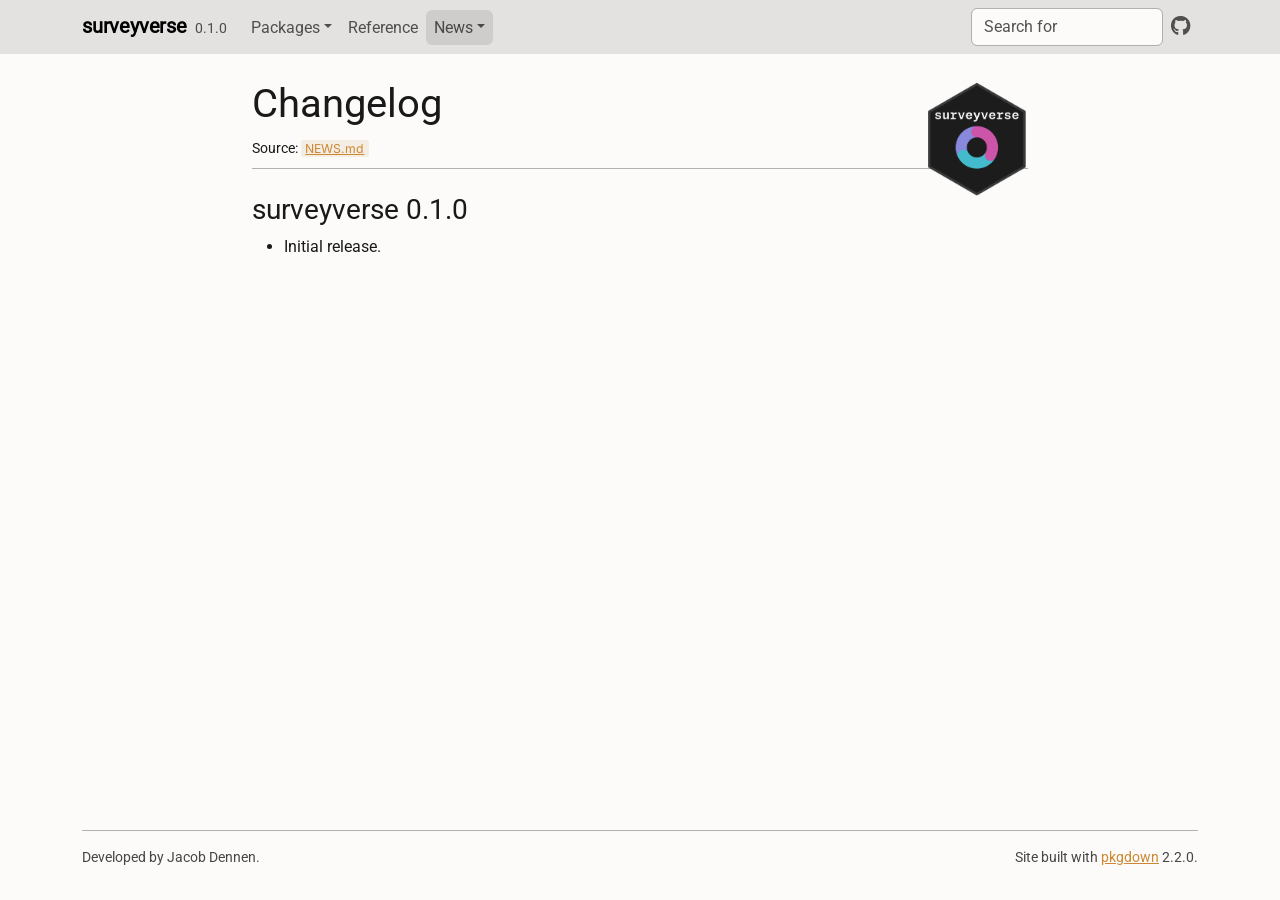
<file: news/index.html>
<!DOCTYPE html>
<!-- Generated by pkgdown: do not edit by hand --><html lang="en"><head><meta http-equiv="Content-Type" content="text/html; charset=UTF-8"><meta charset="utf-8"><meta http-equiv="X-UA-Compatible" content="IE=edge"><meta name="viewport" content="width=device-width, initial-scale=1, shrink-to-fit=no"><title>Changelog • surveyverse</title><!-- favicons --><link rel="icon" type="image/png" sizes="96x96" href="../favicon-96x96.png"><link rel="icon" type="”image/svg+xml”" href="../favicon.svg"><link rel="apple-touch-icon" sizes="180x180" href="../apple-touch-icon.png"><link rel="icon" sizes="any" href="../favicon.ico"><link rel="manifest" href="../site.webmanifest"><script src="../deps/jquery-3.6.0/jquery-3.6.0.min.js"></script><meta name="viewport" content="width=device-width, initial-scale=1, shrink-to-fit=no"><link href="../deps/bootstrap-5.3.1/bootstrap.min.css" rel="stylesheet"><script src="../deps/bootstrap-5.3.1/bootstrap.bundle.min.js"></script><link href="../deps/Roboto-0.4.10/font.css" rel="stylesheet"><link href="../deps/Inter-0.4.10/font.css" rel="stylesheet"><link href="../deps/font-awesome-6.5.2/css/all.min.css" rel="stylesheet"><link href="../deps/font-awesome-6.5.2/css/v4-shims.min.css" rel="stylesheet"><script src="../deps/headroom-0.11.0/headroom.min.js"></script><script src="../deps/headroom-0.11.0/jQuery.headroom.min.js"></script><script src="../deps/bootstrap-toc-1.0.1/bootstrap-toc.min.js"></script><script src="../deps/clipboard.js-2.0.11/clipboard.min.js"></script><script src="../deps/search-1.0.0/autocomplete.jquery.min.js"></script><script src="../deps/search-1.0.0/fuse.min.js"></script><script src="../deps/search-1.0.0/mark.min.js"></script><!-- pkgdown --><script src="../pkgdown.js"></script><link href="../extra.css" rel="stylesheet"><meta property="og:title" content="Changelog"><meta property="og:image" content="https://jdenn0514.github.io/surveyverse/logo.png"></head><body>
    <a href="#main" class="visually-hidden-focusable">Skip to contents</a>


    <nav class="navbar navbar-expand-lg fixed-top bg-light" data-bs-theme="light" aria-label="Site navigation"><div class="container">

    <a class="navbar-brand me-2" href="../index.html">surveyverse</a>

    <small class="nav-text text-muted me-auto" data-bs-toggle="tooltip" data-bs-placement="bottom" title="">0.1.0</small>


    <button class="navbar-toggler" type="button" data-bs-toggle="collapse" data-bs-target="#navbar" aria-controls="navbar" aria-expanded="false" aria-label="Toggle navigation">
      <span class="navbar-toggler-icon"></span>
    </button>

    <div id="navbar" class="collapse navbar-collapse ms-3">
      <ul class="navbar-nav me-auto"><li class="nav-item dropdown">
  <button class="nav-link dropdown-toggle" type="button" id="dropdown-packages" data-bs-toggle="dropdown" aria-expanded="false" aria-haspopup="true">Packages</button>
  <ul class="dropdown-menu" aria-labelledby="dropdown-packages"><li><a class="external-link dropdown-item" href="https://jdenn0514.github.io/surveycore/">surveycore</a></li>
    <li><a class="external-link dropdown-item" href="https://jdenn0514.github.io/surveytidy/">surveytidy</a></li>
    <li><a class="external-link dropdown-item" href="https://jdenn0514.github.io/surveyweights/">surveyweights</a></li>
  </ul></li>
<li class="nav-item"><a class="nav-link" href="../reference/index.html">Reference</a></li>
<li class="active nav-item dropdown">
  <button class="nav-link dropdown-toggle" type="button" id="dropdown-news" data-bs-toggle="dropdown" aria-expanded="false" aria-haspopup="true">News</button>
  <ul class="dropdown-menu" aria-labelledby="dropdown-news"><li><h6 class="dropdown-header" data-toc-skip>Releases</h6></li>
    <li><a class="dropdown-item" href="../news/index.html">surveyverse 0.0.0.9000</a></li>
    <li><hr class="dropdown-divider"></li>
    <li><a class="dropdown-item" href="../news/index.html">Changelog</a></li>
  </ul></li>
      </ul><ul class="navbar-nav"><li class="nav-item"><form class="form-inline" role="search">
 <input class="form-control" type="search" name="search-input" id="search-input" autocomplete="off" aria-label="Search site" placeholder="Search for" data-search-index="../search.json"></form></li>
<li class="nav-item"><a class="external-link nav-link" href="https://github.com/JDenn0514/surveyverse/" aria-label="GitHub"><span class="fa fab fa-github fa-lg"></span></a></li>
      </ul></div>


  </div>
</nav><div class="container template-news">
<div class="row">
  <main id="main" class="col-md-9"><div class="page-header">
      <img src="../logo.png" class="logo" alt=""><h1>Changelog</h1>
      <small>Source: <a href="https://github.com/JDenn0514/surveyverse/blob/main/NEWS.md" class="external-link"><code>NEWS.md</code></a></small>
    </div>

    <div class="section level2">
<h2 class="pkg-version" data-toc-text="0.1.0" id="surveyverse-010">surveyverse 0.1.0<a class="anchor" aria-label="anchor" href="#surveyverse-010"></a></h2>
<ul><li>Initial release.</li>
</ul></div>
  </main></div>


    <footer><div class="pkgdown-footer-left">
  <p>Developed by Jacob Dennen.</p>
</div>

<div class="pkgdown-footer-right">
  <p>Site built with <a href="https://pkgdown.r-lib.org/" class="external-link">pkgdown</a> 2.2.0.</p>
</div>

    </footer></div>





  </body></html>
</file>
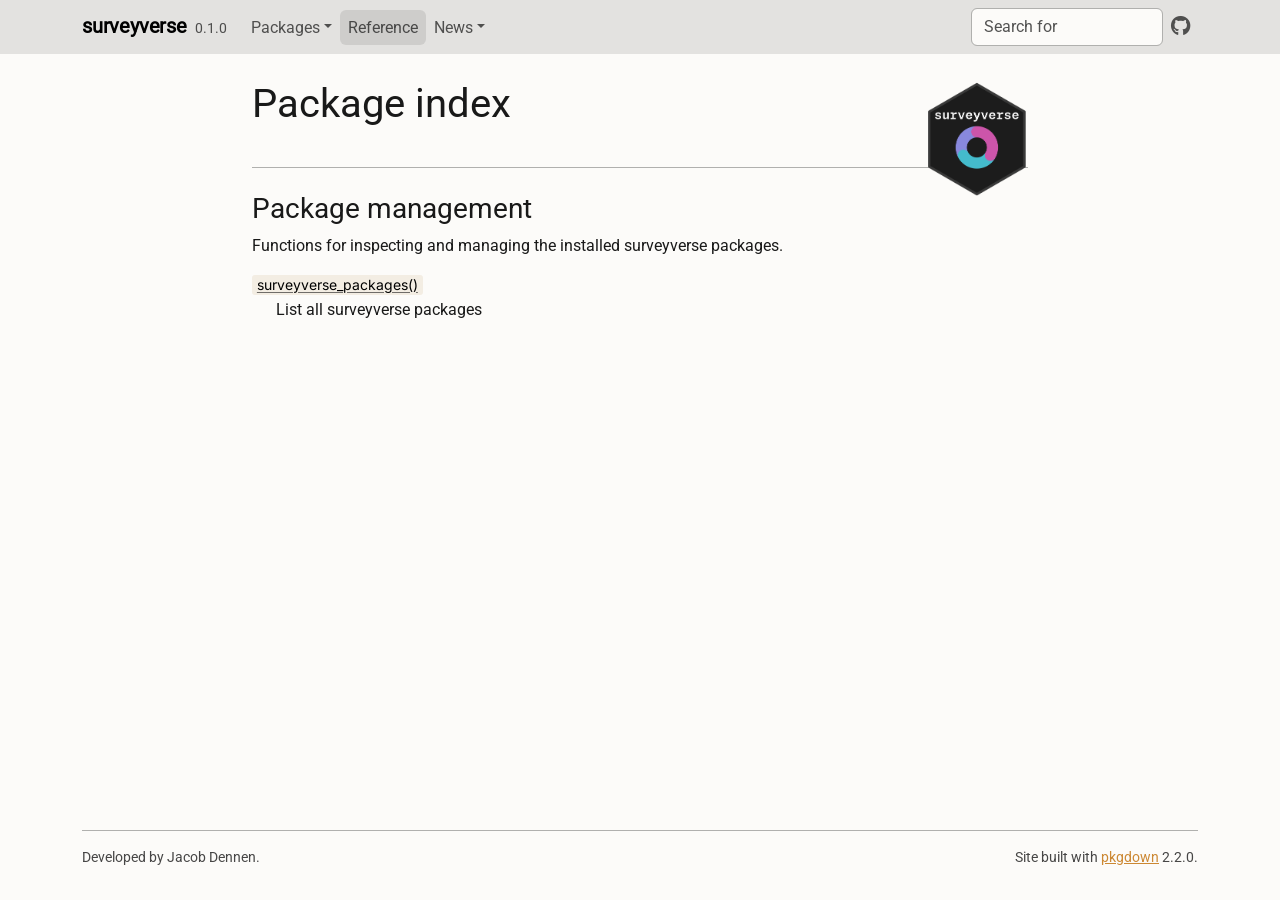
<file: reference/index.html>
<!DOCTYPE html>
<!-- Generated by pkgdown: do not edit by hand --><html lang="en"><head><meta http-equiv="Content-Type" content="text/html; charset=UTF-8"><meta charset="utf-8"><meta http-equiv="X-UA-Compatible" content="IE=edge"><meta name="viewport" content="width=device-width, initial-scale=1, shrink-to-fit=no"><title>Package index • surveyverse</title><!-- favicons --><link rel="icon" type="image/png" sizes="96x96" href="../favicon-96x96.png"><link rel="icon" type="”image/svg+xml”" href="../favicon.svg"><link rel="apple-touch-icon" sizes="180x180" href="../apple-touch-icon.png"><link rel="icon" sizes="any" href="../favicon.ico"><link rel="manifest" href="../site.webmanifest"><script src="../deps/jquery-3.6.0/jquery-3.6.0.min.js"></script><meta name="viewport" content="width=device-width, initial-scale=1, shrink-to-fit=no"><link href="../deps/bootstrap-5.3.1/bootstrap.min.css" rel="stylesheet"><script src="../deps/bootstrap-5.3.1/bootstrap.bundle.min.js"></script><link href="../deps/Roboto-0.4.10/font.css" rel="stylesheet"><link href="../deps/Inter-0.4.10/font.css" rel="stylesheet"><link href="../deps/font-awesome-6.5.2/css/all.min.css" rel="stylesheet"><link href="../deps/font-awesome-6.5.2/css/v4-shims.min.css" rel="stylesheet"><script src="../deps/headroom-0.11.0/headroom.min.js"></script><script src="../deps/headroom-0.11.0/jQuery.headroom.min.js"></script><script src="../deps/bootstrap-toc-1.0.1/bootstrap-toc.min.js"></script><script src="../deps/clipboard.js-2.0.11/clipboard.min.js"></script><script src="../deps/search-1.0.0/autocomplete.jquery.min.js"></script><script src="../deps/search-1.0.0/fuse.min.js"></script><script src="../deps/search-1.0.0/mark.min.js"></script><!-- pkgdown --><script src="../pkgdown.js"></script><link href="../extra.css" rel="stylesheet"><meta property="og:title" content="Package index"><meta property="og:image" content="https://jdenn0514.github.io/surveyverse/logo.png"></head><body>
    <a href="#main" class="visually-hidden-focusable">Skip to contents</a>


    <nav class="navbar navbar-expand-lg fixed-top bg-light" data-bs-theme="light" aria-label="Site navigation"><div class="container">

    <a class="navbar-brand me-2" href="../index.html">surveyverse</a>

    <small class="nav-text text-muted me-auto" data-bs-toggle="tooltip" data-bs-placement="bottom" title="">0.1.0</small>


    <button class="navbar-toggler" type="button" data-bs-toggle="collapse" data-bs-target="#navbar" aria-controls="navbar" aria-expanded="false" aria-label="Toggle navigation">
      <span class="navbar-toggler-icon"></span>
    </button>

    <div id="navbar" class="collapse navbar-collapse ms-3">
      <ul class="navbar-nav me-auto"><li class="nav-item dropdown">
  <button class="nav-link dropdown-toggle" type="button" id="dropdown-packages" data-bs-toggle="dropdown" aria-expanded="false" aria-haspopup="true">Packages</button>
  <ul class="dropdown-menu" aria-labelledby="dropdown-packages"><li><a class="external-link dropdown-item" href="https://jdenn0514.github.io/surveycore/">surveycore</a></li>
    <li><a class="external-link dropdown-item" href="https://jdenn0514.github.io/surveytidy/">surveytidy</a></li>
    <li><a class="external-link dropdown-item" href="https://jdenn0514.github.io/surveyweights/">surveyweights</a></li>
  </ul></li>
<li class="active nav-item"><a class="nav-link" href="../reference/index.html">Reference</a></li>
<li class="nav-item dropdown">
  <button class="nav-link dropdown-toggle" type="button" id="dropdown-news" data-bs-toggle="dropdown" aria-expanded="false" aria-haspopup="true">News</button>
  <ul class="dropdown-menu" aria-labelledby="dropdown-news"><li><h6 class="dropdown-header" data-toc-skip>Releases</h6></li>
    <li><a class="dropdown-item" href="../news/index.html">surveyverse 0.0.0.9000</a></li>
    <li><hr class="dropdown-divider"></li>
    <li><a class="dropdown-item" href="../news/index.html">Changelog</a></li>
  </ul></li>
      </ul><ul class="navbar-nav"><li class="nav-item"><form class="form-inline" role="search">
 <input class="form-control" type="search" name="search-input" id="search-input" autocomplete="off" aria-label="Search site" placeholder="Search for" data-search-index="../search.json"></form></li>
<li class="nav-item"><a class="external-link nav-link" href="https://github.com/JDenn0514/surveyverse/" aria-label="GitHub"><span class="fa fab fa-github fa-lg"></span></a></li>
      </ul></div>


  </div>
</nav><div class="container template-reference-index">
<div class="row">
  <main id="main" class="col-md-9"><div class="page-header">
      <img src="../logo.png" class="logo" alt=""><h1>Package index</h1>
    </div>

    <div class="section level2">
      <h2 id="package-management">Package management<a class="anchor" aria-label="anchor" href="#package-management"></a></h2>

      <div class="section-desc"><p>Functions for inspecting and managing the installed surveyverse packages.</p></div>

      <dl></dl></div><div class="section level2">




      <dl><dt>

          <code><a href="surveyverse_packages.html">surveyverse_packages()</a></code>

        </dt>
        <dd>List all surveyverse packages</dd>
      </dl></div>
  </main></div>


    <footer><div class="pkgdown-footer-left">
  <p>Developed by Jacob Dennen.</p>
</div>

<div class="pkgdown-footer-right">
  <p>Site built with <a href="https://pkgdown.r-lib.org/" class="external-link">pkgdown</a> 2.2.0.</p>
</div>

    </footer></div>





  </body></html>
</file>
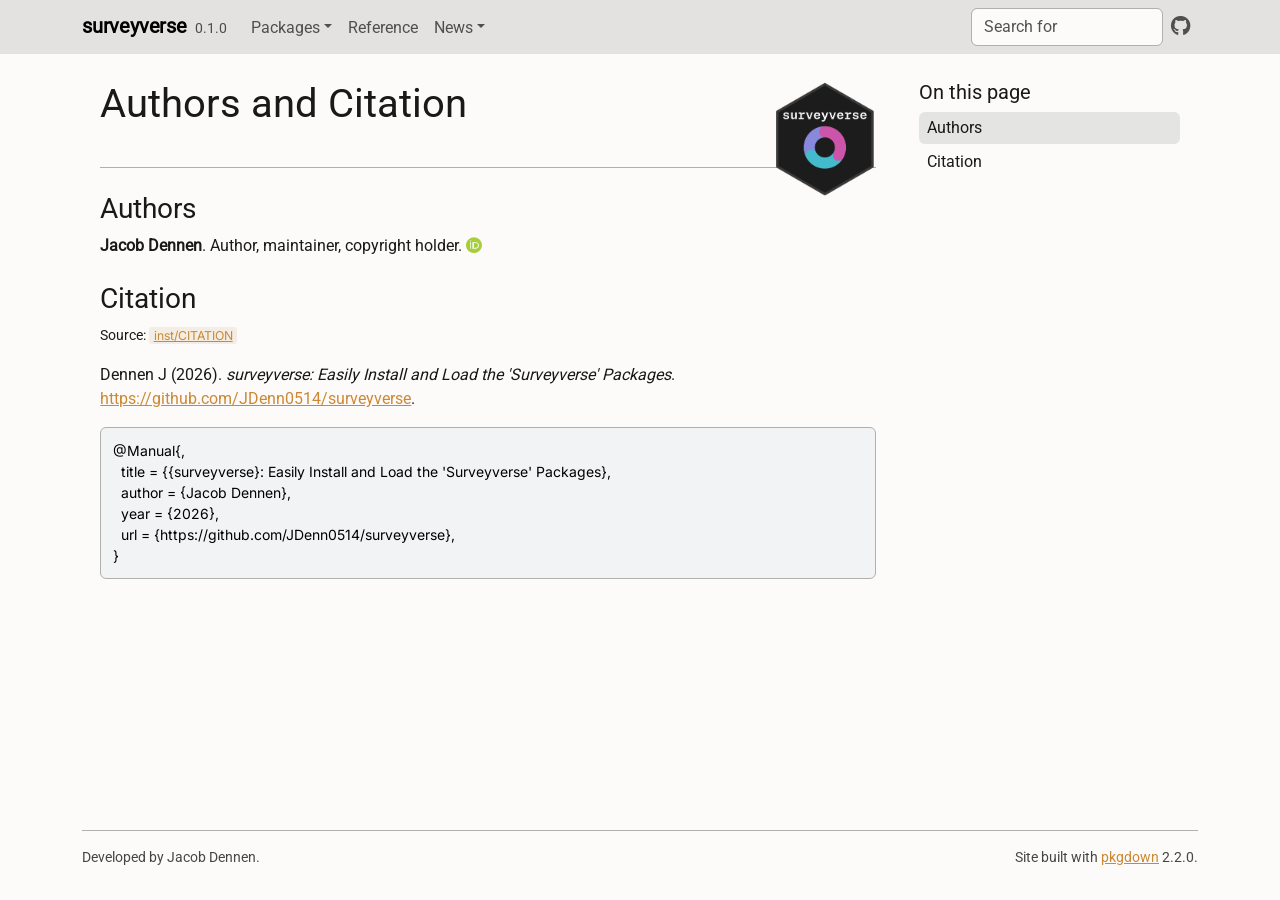
<file: authors.html>
<!DOCTYPE html>
<!-- Generated by pkgdown: do not edit by hand --><html lang="en"><head><meta http-equiv="Content-Type" content="text/html; charset=UTF-8"><meta charset="utf-8"><meta http-equiv="X-UA-Compatible" content="IE=edge"><meta name="viewport" content="width=device-width, initial-scale=1, shrink-to-fit=no"><title>Authors and Citation • surveyverse</title><!-- favicons --><link rel="icon" type="image/png" sizes="96x96" href="favicon-96x96.png"><link rel="icon" type="”image/svg+xml”" href="favicon.svg"><link rel="apple-touch-icon" sizes="180x180" href="apple-touch-icon.png"><link rel="icon" sizes="any" href="favicon.ico"><link rel="manifest" href="site.webmanifest"><script src="deps/jquery-3.6.0/jquery-3.6.0.min.js"></script><meta name="viewport" content="width=device-width, initial-scale=1, shrink-to-fit=no"><link href="deps/bootstrap-5.3.1/bootstrap.min.css" rel="stylesheet"><script src="deps/bootstrap-5.3.1/bootstrap.bundle.min.js"></script><link href="deps/Roboto-0.4.10/font.css" rel="stylesheet"><link href="deps/Inter-0.4.10/font.css" rel="stylesheet"><link href="deps/font-awesome-6.5.2/css/all.min.css" rel="stylesheet"><link href="deps/font-awesome-6.5.2/css/v4-shims.min.css" rel="stylesheet"><script src="deps/headroom-0.11.0/headroom.min.js"></script><script src="deps/headroom-0.11.0/jQuery.headroom.min.js"></script><script src="deps/bootstrap-toc-1.0.1/bootstrap-toc.min.js"></script><script src="deps/clipboard.js-2.0.11/clipboard.min.js"></script><script src="deps/search-1.0.0/autocomplete.jquery.min.js"></script><script src="deps/search-1.0.0/fuse.min.js"></script><script src="deps/search-1.0.0/mark.min.js"></script><!-- pkgdown --><script src="pkgdown.js"></script><link href="extra.css" rel="stylesheet"><meta property="og:title" content="Authors and Citation"><meta property="og:image" content="https://jdenn0514.github.io/surveyverse/logo.png"></head><body>
    <a href="#main" class="visually-hidden-focusable">Skip to contents</a>


    <nav class="navbar navbar-expand-lg fixed-top bg-light" data-bs-theme="light" aria-label="Site navigation"><div class="container">

    <a class="navbar-brand me-2" href="index.html">surveyverse</a>

    <small class="nav-text text-muted me-auto" data-bs-toggle="tooltip" data-bs-placement="bottom" title="">0.1.0</small>


    <button class="navbar-toggler" type="button" data-bs-toggle="collapse" data-bs-target="#navbar" aria-controls="navbar" aria-expanded="false" aria-label="Toggle navigation">
      <span class="navbar-toggler-icon"></span>
    </button>

    <div id="navbar" class="collapse navbar-collapse ms-3">
      <ul class="navbar-nav me-auto"><li class="nav-item dropdown">
  <button class="nav-link dropdown-toggle" type="button" id="dropdown-packages" data-bs-toggle="dropdown" aria-expanded="false" aria-haspopup="true">Packages</button>
  <ul class="dropdown-menu" aria-labelledby="dropdown-packages"><li><a class="external-link dropdown-item" href="https://jdenn0514.github.io/surveycore/">surveycore</a></li>
    <li><a class="external-link dropdown-item" href="https://jdenn0514.github.io/surveytidy/">surveytidy</a></li>
    <li><a class="external-link dropdown-item" href="https://jdenn0514.github.io/surveyweights/">surveyweights</a></li>
  </ul></li>
<li class="nav-item"><a class="nav-link" href="reference/index.html">Reference</a></li>
<li class="nav-item dropdown">
  <button class="nav-link dropdown-toggle" type="button" id="dropdown-news" data-bs-toggle="dropdown" aria-expanded="false" aria-haspopup="true">News</button>
  <ul class="dropdown-menu" aria-labelledby="dropdown-news"><li><h6 class="dropdown-header" data-toc-skip>Releases</h6></li>
    <li><a class="dropdown-item" href="news/index.html">surveyverse 0.0.0.9000</a></li>
    <li><hr class="dropdown-divider"></li>
    <li><a class="dropdown-item" href="news/index.html">Changelog</a></li>
  </ul></li>
      </ul><ul class="navbar-nav"><li class="nav-item"><form class="form-inline" role="search">
 <input class="form-control" type="search" name="search-input" id="search-input" autocomplete="off" aria-label="Search site" placeholder="Search for" data-search-index="search.json"></form></li>
<li class="nav-item"><a class="external-link nav-link" href="https://github.com/JDenn0514/surveyverse/" aria-label="GitHub"><span class="fa fab fa-github fa-lg"></span></a></li>
      </ul></div>


  </div>
</nav><div class="container template-citation-authors">
<div class="row">
  <main id="main" class="col-md-9"><div class="page-header">
      <img src="logo.png" class="logo" alt=""><h1>Authors and Citation</h1>
    </div>

    <div class="section level2">
      <h2>Authors</h2>

      <ul class="list-unstyled"><li>
          <p><strong>Jacob Dennen</strong>. Author, maintainer, copyright holder. <a href="https://orcid.org/0000-0003-3006-7364" target="orcid.widget" aria-label="ORCID" class="external-link"><span class="fab fa-orcid orcid" aria-hidden="true"></span></a>
          </p>
        </li>
      </ul></div>

    <div class="section level2">
      <h2 id="citation">Citation</h2>
      <p><small class="dont-index">Source: <a href="https://github.com/JDenn0514/surveyverse/blob/main/inst/CITATION" class="external-link"><code>inst/CITATION</code></a></small></p>

      <p>Dennen J (2026).
<em>surveyverse: Easily Install and Load the 'Surveyverse' Packages</em>.
<a href="https://github.com/JDenn0514/surveyverse" class="external-link">https://github.com/JDenn0514/surveyverse</a>.
</p>
      <pre>@Manual{,
  title = {{surveyverse}: Easily Install and Load the 'Surveyverse' Packages},
  author = {Jacob Dennen},
  year = {2026},
  url = {https://github.com/JDenn0514/surveyverse},
}</pre>
    </div>

  </main><aside class="col-md-3"><nav id="toc" aria-label="Table of contents"><h2>On this page</h2>
    </nav></aside></div>


    <footer><div class="pkgdown-footer-left">
  <p>Developed by Jacob Dennen.</p>
</div>

<div class="pkgdown-footer-right">
  <p>Site built with <a href="https://pkgdown.r-lib.org/" class="external-link">pkgdown</a> 2.2.0.</p>
</div>

    </footer></div>





  </body></html>
</file>
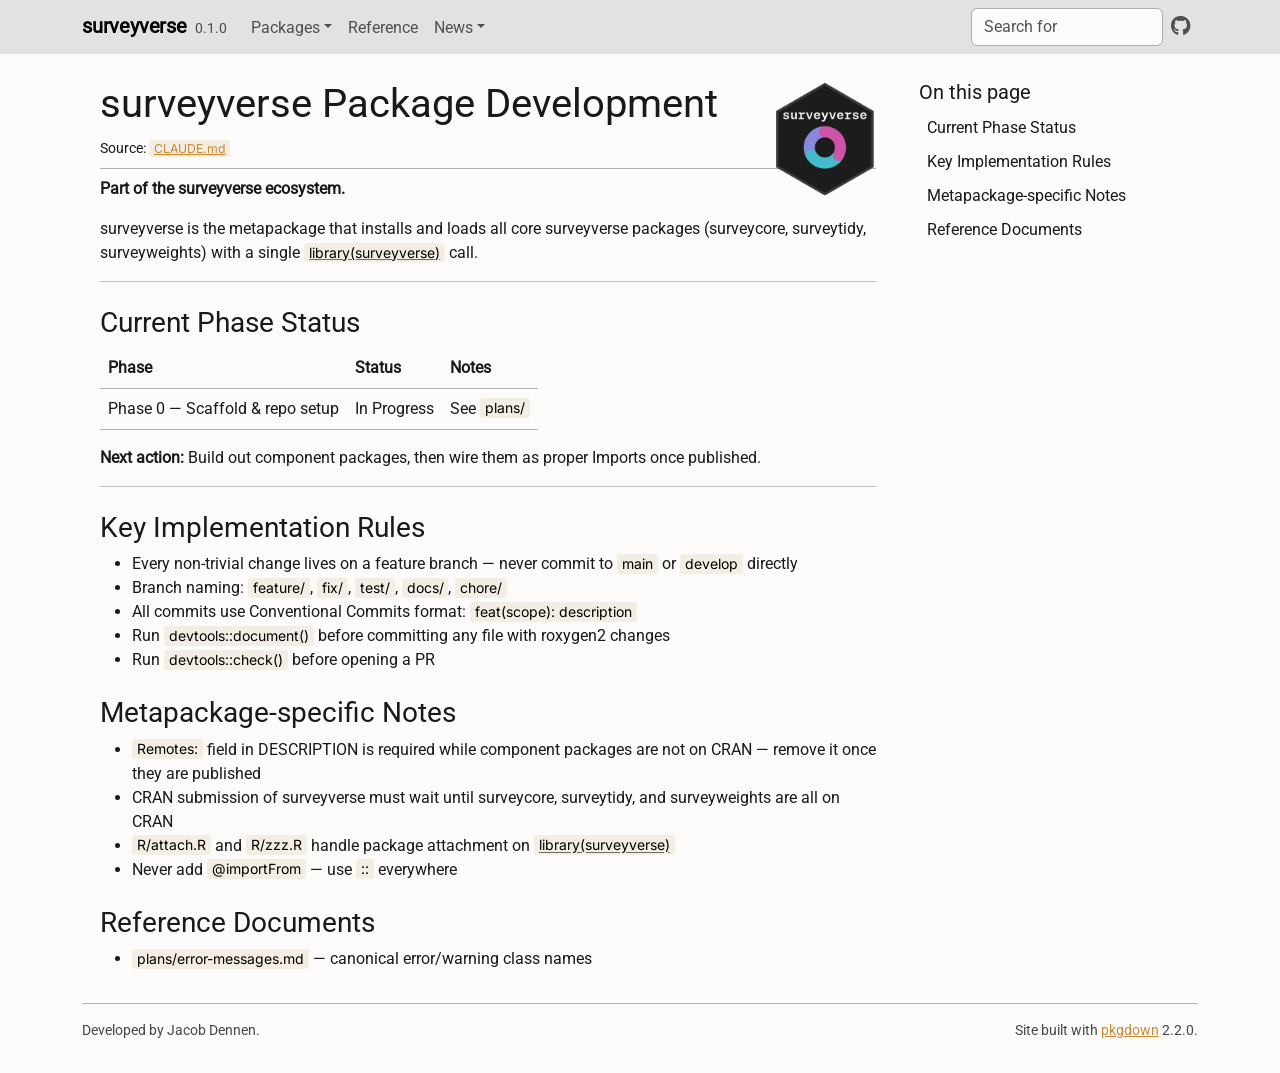
<file: CLAUDE.html>
<!DOCTYPE html>
<!-- Generated by pkgdown: do not edit by hand --><html lang="en"><head><meta http-equiv="Content-Type" content="text/html; charset=UTF-8"><meta charset="utf-8"><meta http-equiv="X-UA-Compatible" content="IE=edge"><meta name="viewport" content="width=device-width, initial-scale=1, shrink-to-fit=no"><title>surveyverse Package Development • surveyverse</title><!-- favicons --><link rel="icon" type="image/png" sizes="96x96" href="favicon-96x96.png"><link rel="icon" type="”image/svg+xml”" href="favicon.svg"><link rel="apple-touch-icon" sizes="180x180" href="apple-touch-icon.png"><link rel="icon" sizes="any" href="favicon.ico"><link rel="manifest" href="site.webmanifest"><script src="deps/jquery-3.6.0/jquery-3.6.0.min.js"></script><meta name="viewport" content="width=device-width, initial-scale=1, shrink-to-fit=no"><link href="deps/bootstrap-5.3.1/bootstrap.min.css" rel="stylesheet"><script src="deps/bootstrap-5.3.1/bootstrap.bundle.min.js"></script><link href="deps/Roboto-0.4.10/font.css" rel="stylesheet"><link href="deps/Inter-0.4.10/font.css" rel="stylesheet"><link href="deps/font-awesome-6.5.2/css/all.min.css" rel="stylesheet"><link href="deps/font-awesome-6.5.2/css/v4-shims.min.css" rel="stylesheet"><script src="deps/headroom-0.11.0/headroom.min.js"></script><script src="deps/headroom-0.11.0/jQuery.headroom.min.js"></script><script src="deps/bootstrap-toc-1.0.1/bootstrap-toc.min.js"></script><script src="deps/clipboard.js-2.0.11/clipboard.min.js"></script><script src="deps/search-1.0.0/autocomplete.jquery.min.js"></script><script src="deps/search-1.0.0/fuse.min.js"></script><script src="deps/search-1.0.0/mark.min.js"></script><!-- pkgdown --><script src="pkgdown.js"></script><link href="extra.css" rel="stylesheet"><meta property="og:title" content="surveyverse Package Development"><meta property="og:image" content="https://jdenn0514.github.io/surveyverse/logo.png"></head><body>
    <a href="#main" class="visually-hidden-focusable">Skip to contents</a>


    <nav class="navbar navbar-expand-lg fixed-top bg-light" data-bs-theme="light" aria-label="Site navigation"><div class="container">

    <a class="navbar-brand me-2" href="index.html">surveyverse</a>

    <small class="nav-text text-muted me-auto" data-bs-toggle="tooltip" data-bs-placement="bottom" title="">0.1.0</small>


    <button class="navbar-toggler" type="button" data-bs-toggle="collapse" data-bs-target="#navbar" aria-controls="navbar" aria-expanded="false" aria-label="Toggle navigation">
      <span class="navbar-toggler-icon"></span>
    </button>

    <div id="navbar" class="collapse navbar-collapse ms-3">
      <ul class="navbar-nav me-auto"><li class="nav-item dropdown">
  <button class="nav-link dropdown-toggle" type="button" id="dropdown-packages" data-bs-toggle="dropdown" aria-expanded="false" aria-haspopup="true">Packages</button>
  <ul class="dropdown-menu" aria-labelledby="dropdown-packages"><li><a class="external-link dropdown-item" href="https://jdenn0514.github.io/surveycore/">surveycore</a></li>
    <li><a class="external-link dropdown-item" href="https://jdenn0514.github.io/surveytidy/">surveytidy</a></li>
    <li><a class="external-link dropdown-item" href="https://jdenn0514.github.io/surveyweights/">surveyweights</a></li>
  </ul></li>
<li class="nav-item"><a class="nav-link" href="reference/index.html">Reference</a></li>
<li class="nav-item dropdown">
  <button class="nav-link dropdown-toggle" type="button" id="dropdown-news" data-bs-toggle="dropdown" aria-expanded="false" aria-haspopup="true">News</button>
  <ul class="dropdown-menu" aria-labelledby="dropdown-news"><li><h6 class="dropdown-header" data-toc-skip>Releases</h6></li>
    <li><a class="dropdown-item" href="news/index.html">surveyverse 0.0.0.9000</a></li>
    <li><hr class="dropdown-divider"></li>
    <li><a class="dropdown-item" href="news/index.html">Changelog</a></li>
  </ul></li>
      </ul><ul class="navbar-nav"><li class="nav-item"><form class="form-inline" role="search">
 <input class="form-control" type="search" name="search-input" id="search-input" autocomplete="off" aria-label="Search site" placeholder="Search for" data-search-index="search.json"></form></li>
<li class="nav-item"><a class="external-link nav-link" href="https://github.com/JDenn0514/surveyverse/" aria-label="GitHub"><span class="fa fab fa-github fa-lg"></span></a></li>
      </ul></div>


  </div>
</nav><div class="container template-title-body">
<div class="row">
  <main id="main" class="col-md-9"><div class="page-header">
      <img src="logo.png" class="logo" alt=""><h1>surveyverse Package Development</h1>
      <small class="dont-index">Source: <a href="https://github.com/JDenn0514/surveyverse/blob/main/CLAUDE.md" class="external-link"><code>CLAUDE.md</code></a></small>
    </div>

<div id="surveyverse-package-development" class="section level1">

<p><strong>Part of the surveyverse ecosystem.</strong></p>
<p>surveyverse is the metapackage that installs and loads all core surveyverse packages (surveycore, surveytidy, surveyweights) with a single <code><a href="https://github.com/JDenn0514/surveyverse" class="external-link">library(surveyverse)</a></code> call.</p>
<hr><div class="section level2">
<h2 id="current-phase-status">Current Phase Status<a class="anchor" aria-label="anchor" href="#current-phase-status"></a></h2>
<table class="table"><thead><tr class="header"><th>Phase</th>
<th>Status</th>
<th>Notes</th>
</tr></thead><tbody><tr class="odd"><td>Phase 0 — Scaffold &amp; repo setup</td>
<td>In Progress</td>
<td>See <code>plans/</code>
</td>
</tr></tbody></table><p><strong>Next action:</strong> Build out component packages, then wire them as proper Imports once published.</p>
<hr></div>
<div class="section level2">
<h2 id="key-implementation-rules">Key Implementation Rules<a class="anchor" aria-label="anchor" href="#key-implementation-rules"></a></h2>
<ul><li>Every non-trivial change lives on a feature branch — never commit to <code>main</code> or <code>develop</code> directly</li>
<li>Branch naming: <code>feature/</code>, <code>fix/</code>, <code>test/</code>, <code>docs/</code>, <code>chore/</code>
</li>
<li>All commits use Conventional Commits format: <code>feat(scope): description</code>
</li>
<li>Run <code>devtools::document()</code> before committing any file with roxygen2 changes</li>
<li>Run <code>devtools::check()</code> before opening a PR</li>
</ul></div>
<div class="section level2">
<h2 id="metapackage-specific-notes">Metapackage-specific Notes<a class="anchor" aria-label="anchor" href="#metapackage-specific-notes"></a></h2>
<ul><li>
<code>Remotes:</code> field in DESCRIPTION is required while component packages are not on CRAN — remove it once they are published</li>
<li>CRAN submission of surveyverse must wait until surveycore, surveytidy, and surveyweights are all on CRAN</li>
<li>
<code>R/attach.R</code> and <code>R/zzz.R</code> handle package attachment on <code><a href="https://github.com/JDenn0514/surveyverse" class="external-link">library(surveyverse)</a></code>
</li>
<li>Never add <code>@importFrom</code> — use <code>::</code> everywhere</li>
</ul></div>
<div class="section level2">
<h2 id="reference-documents">Reference Documents<a class="anchor" aria-label="anchor" href="#reference-documents"></a></h2>
<ul><li>
<code>plans/error-messages.md</code> — canonical error/warning class names</li>
</ul></div>
</div>

  </main><aside class="col-md-3"><nav id="toc" aria-label="Table of contents"><h2>On this page</h2>
    </nav></aside></div>


    <footer><div class="pkgdown-footer-left">
  <p>Developed by Jacob Dennen.</p>
</div>

<div class="pkgdown-footer-right">
  <p>Site built with <a href="https://pkgdown.r-lib.org/" class="external-link">pkgdown</a> 2.2.0.</p>
</div>

    </footer></div>





  </body></html>
</file>
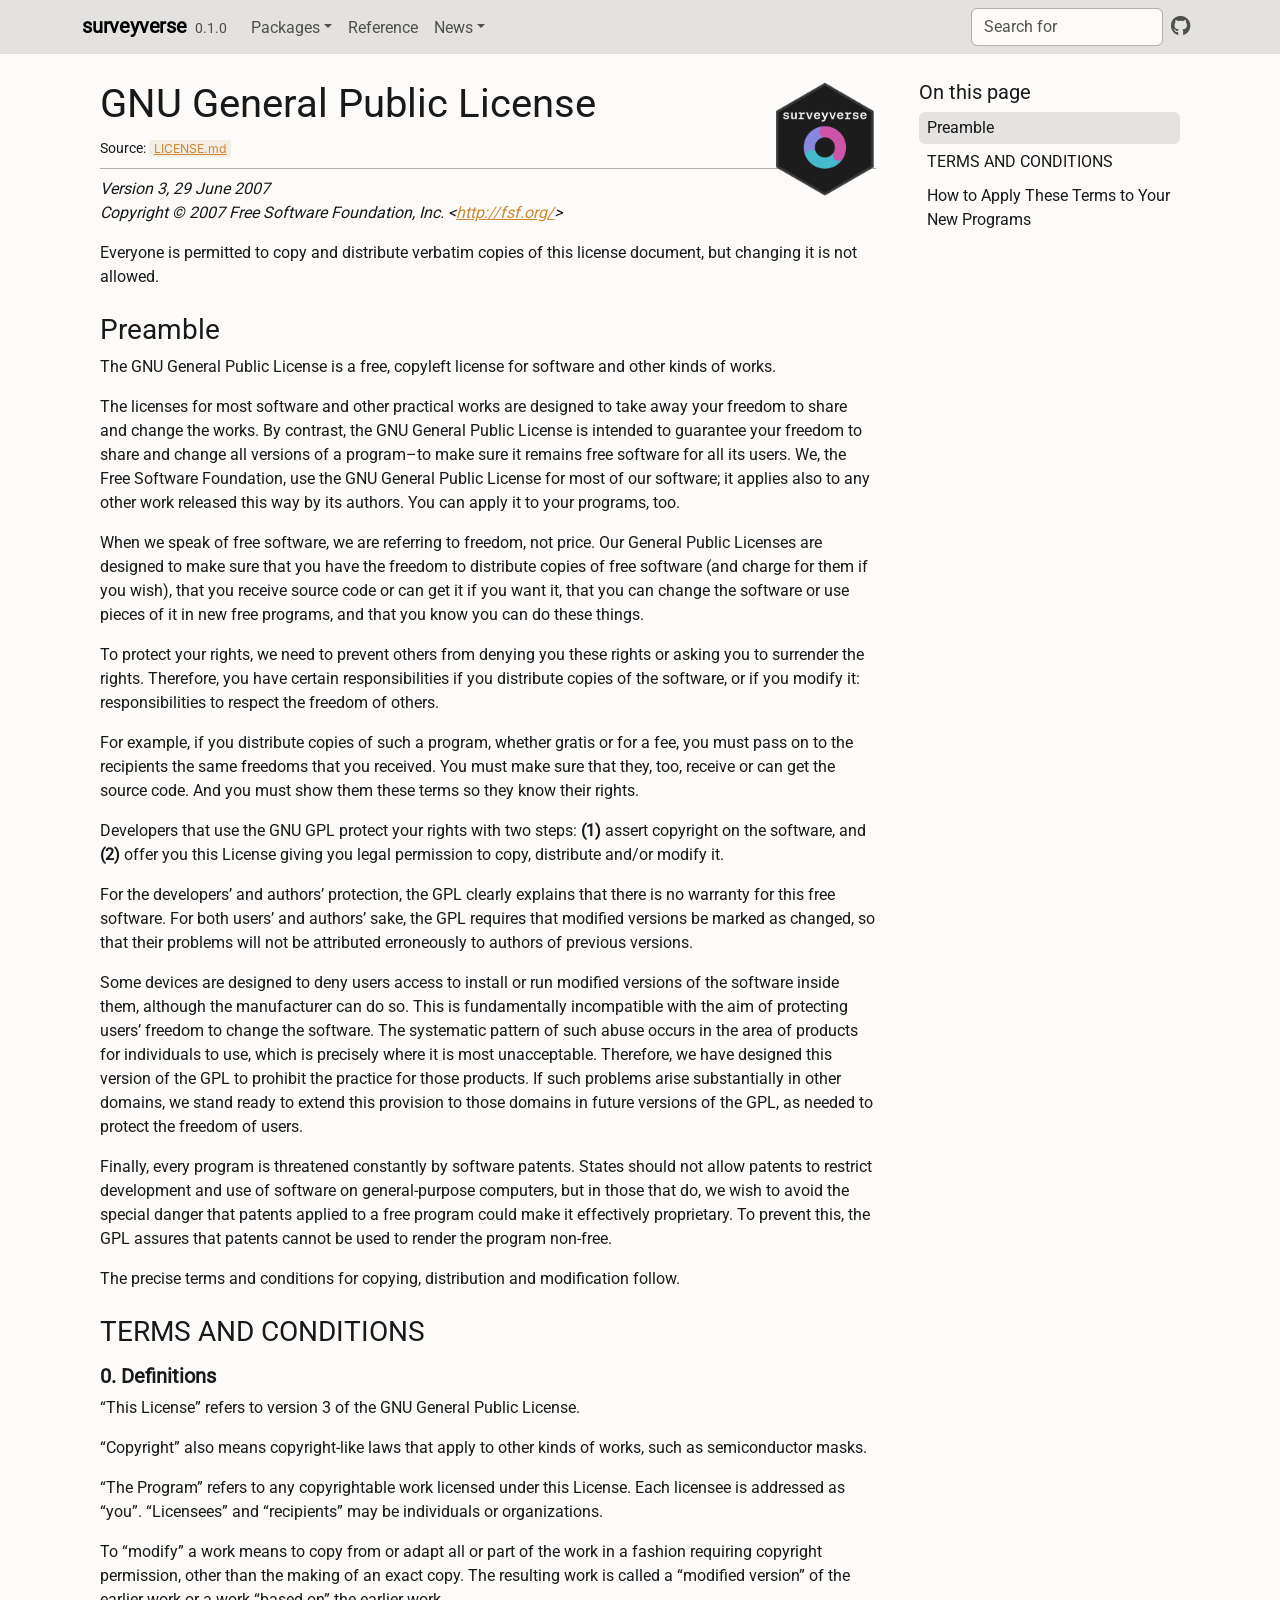
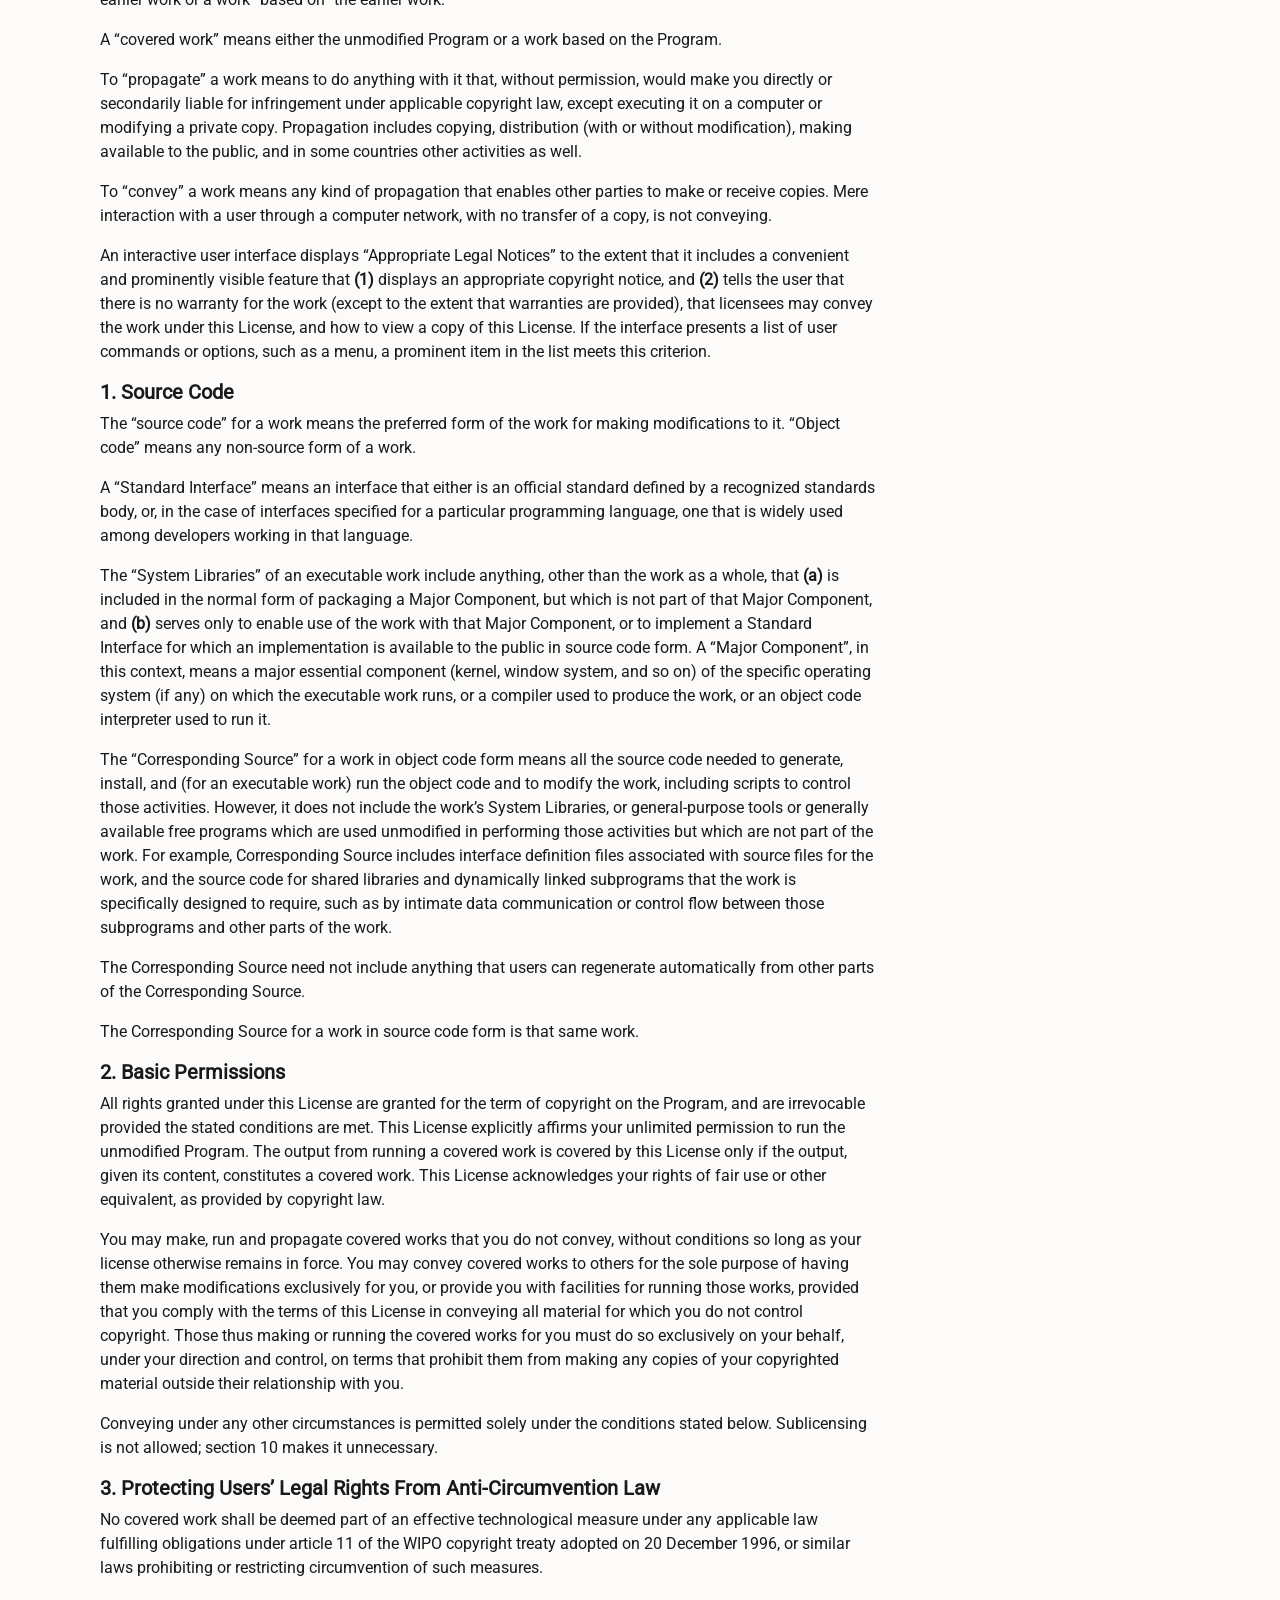
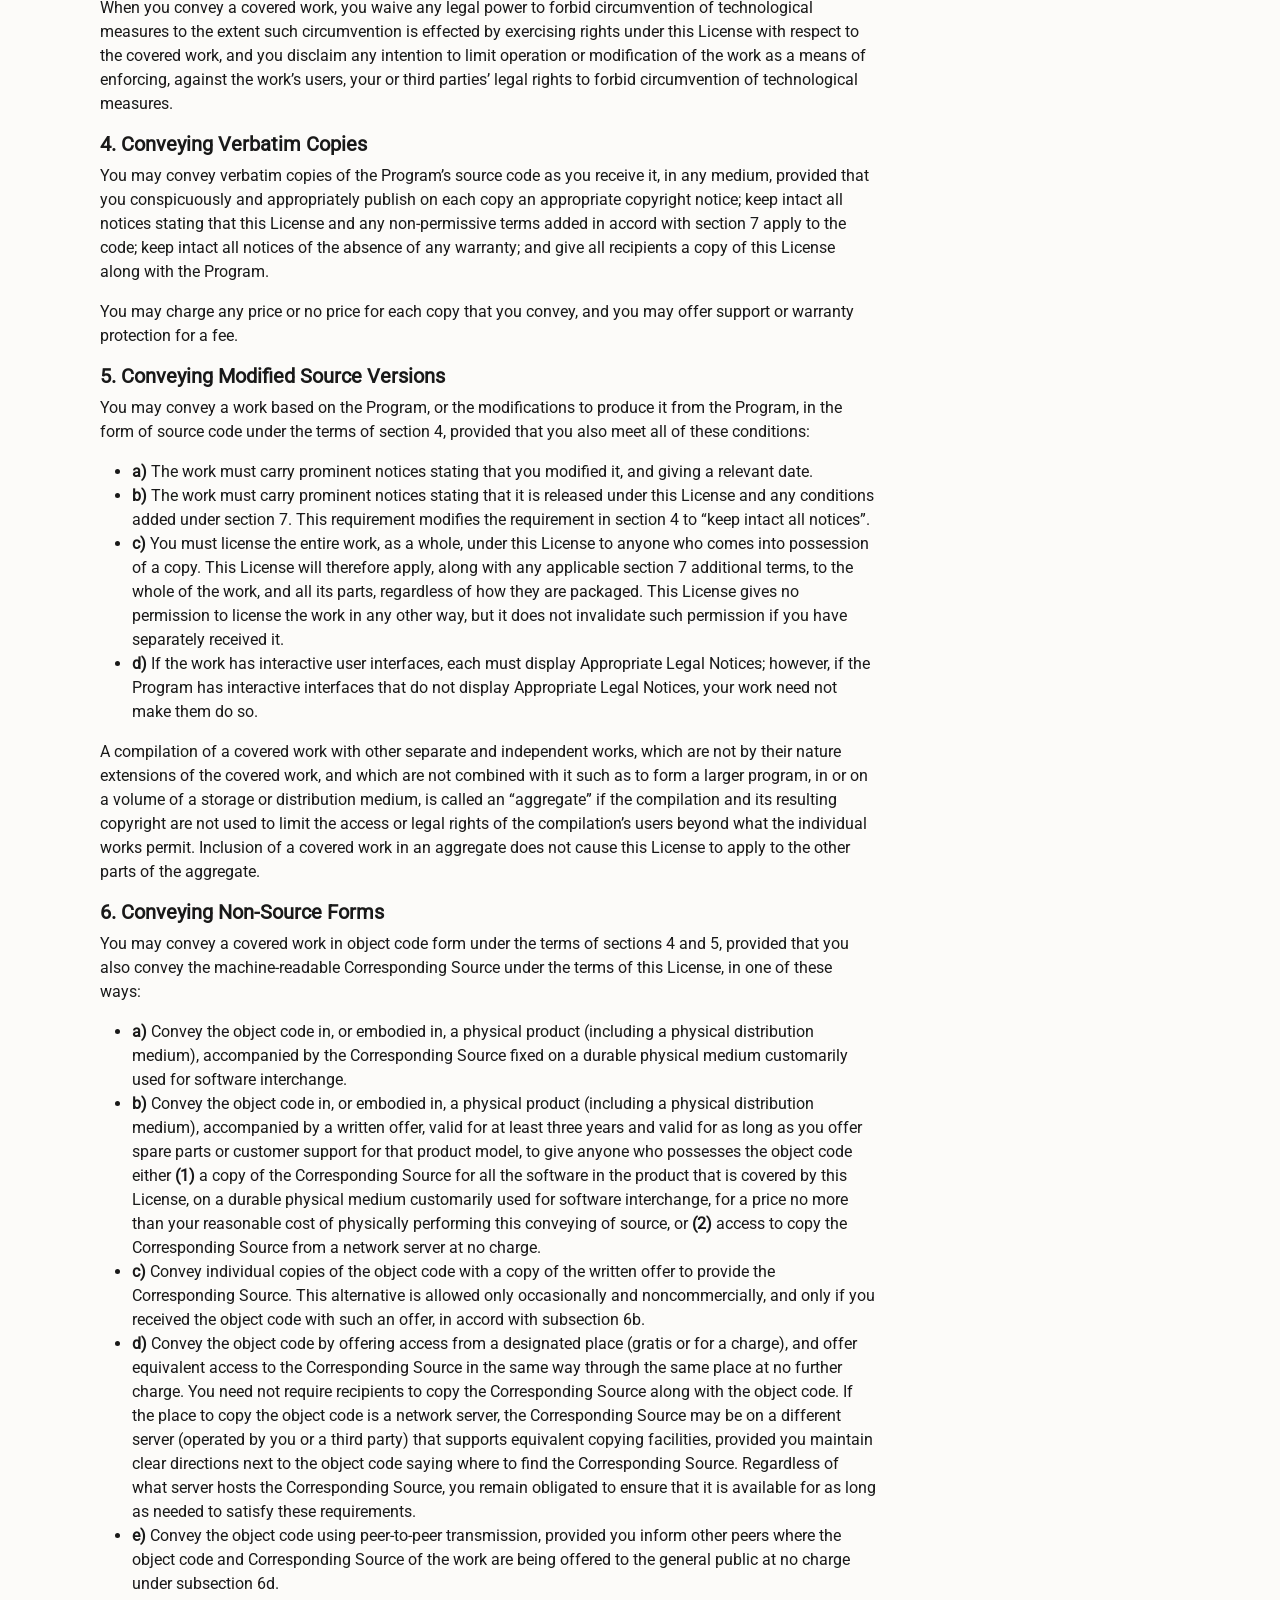
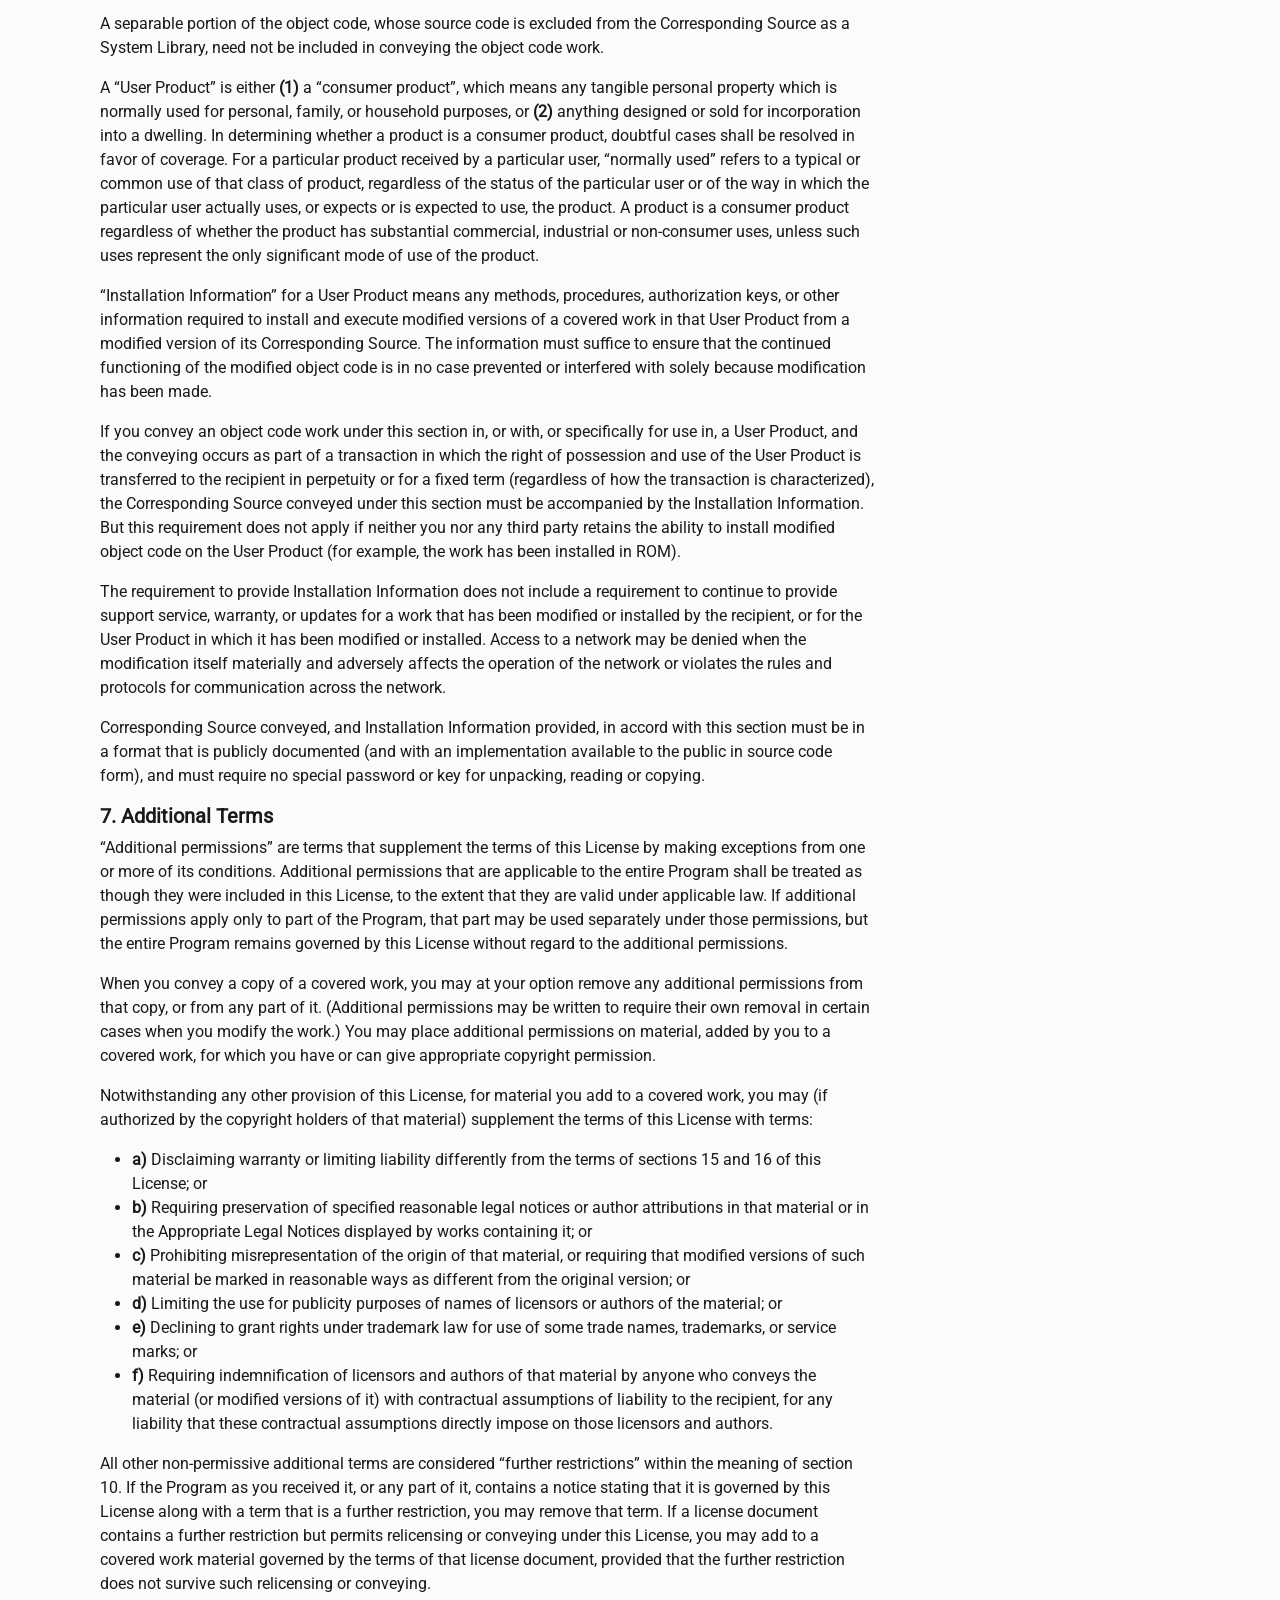
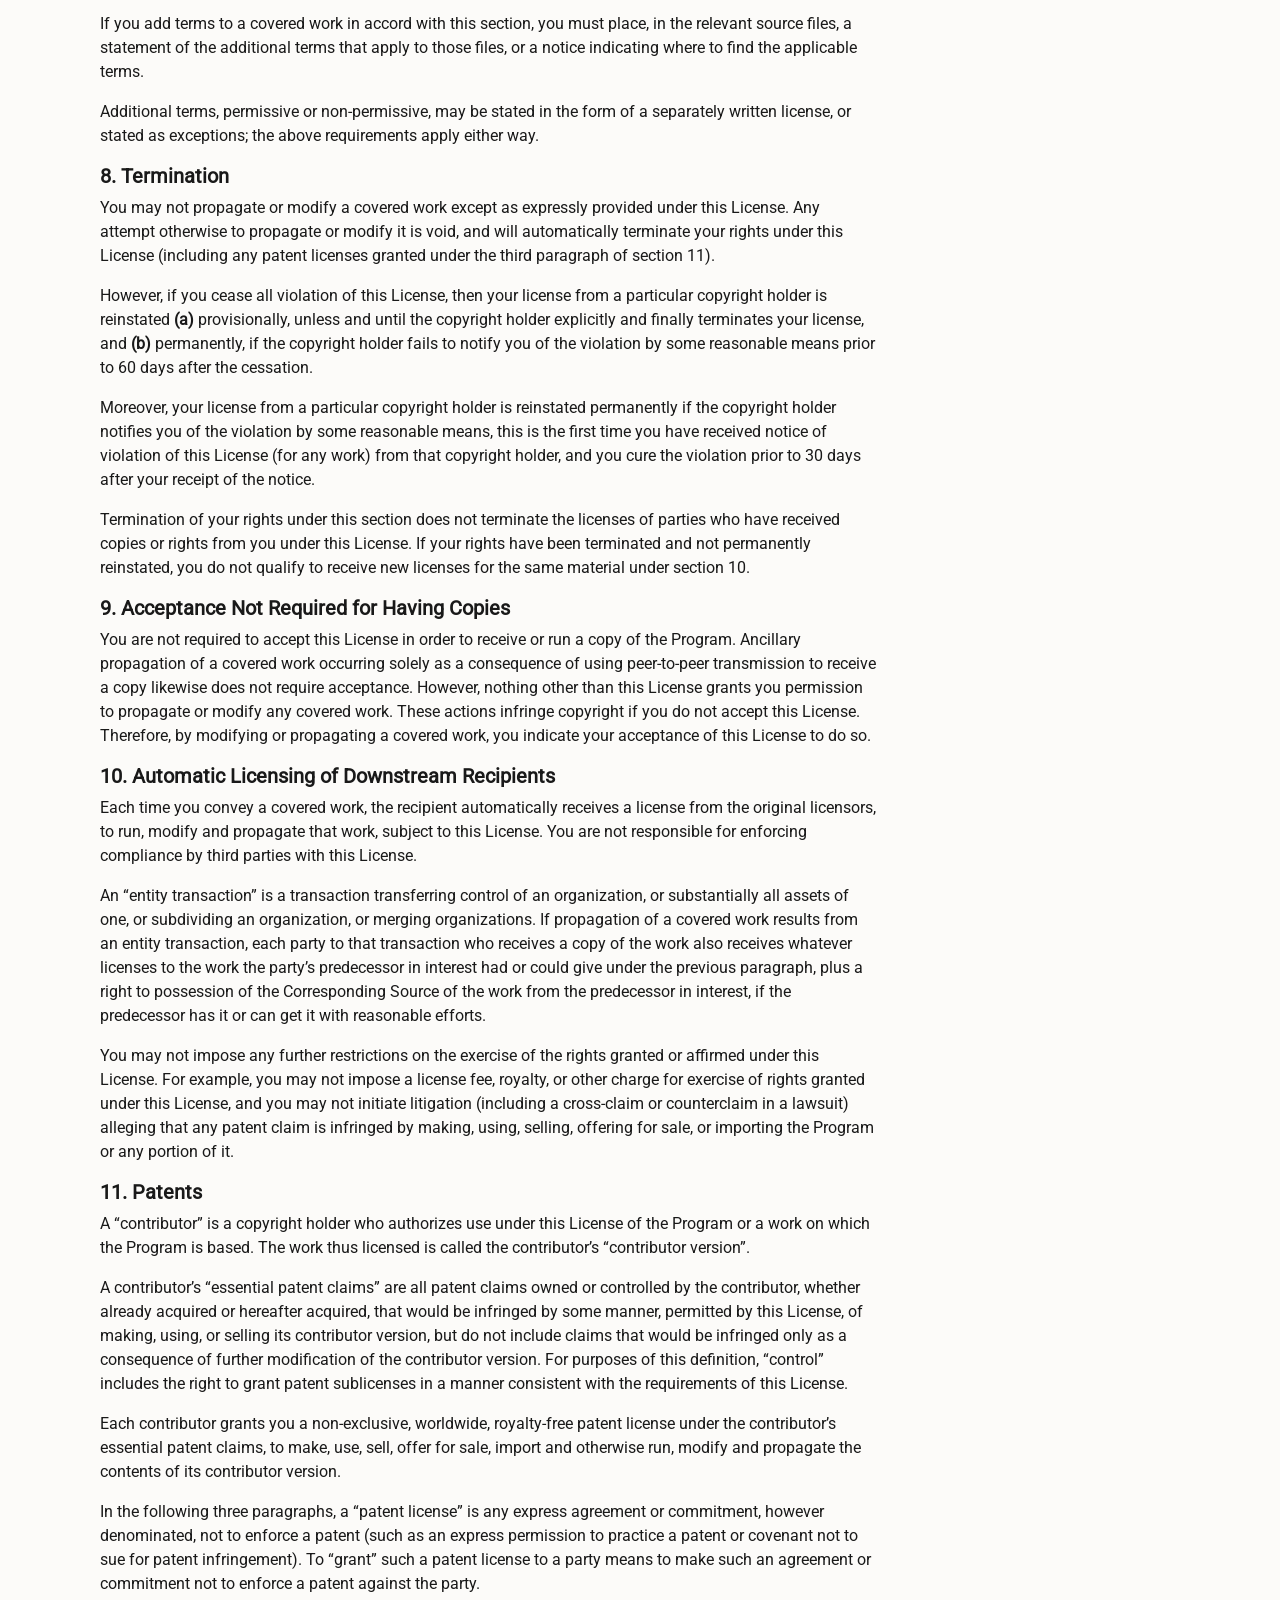
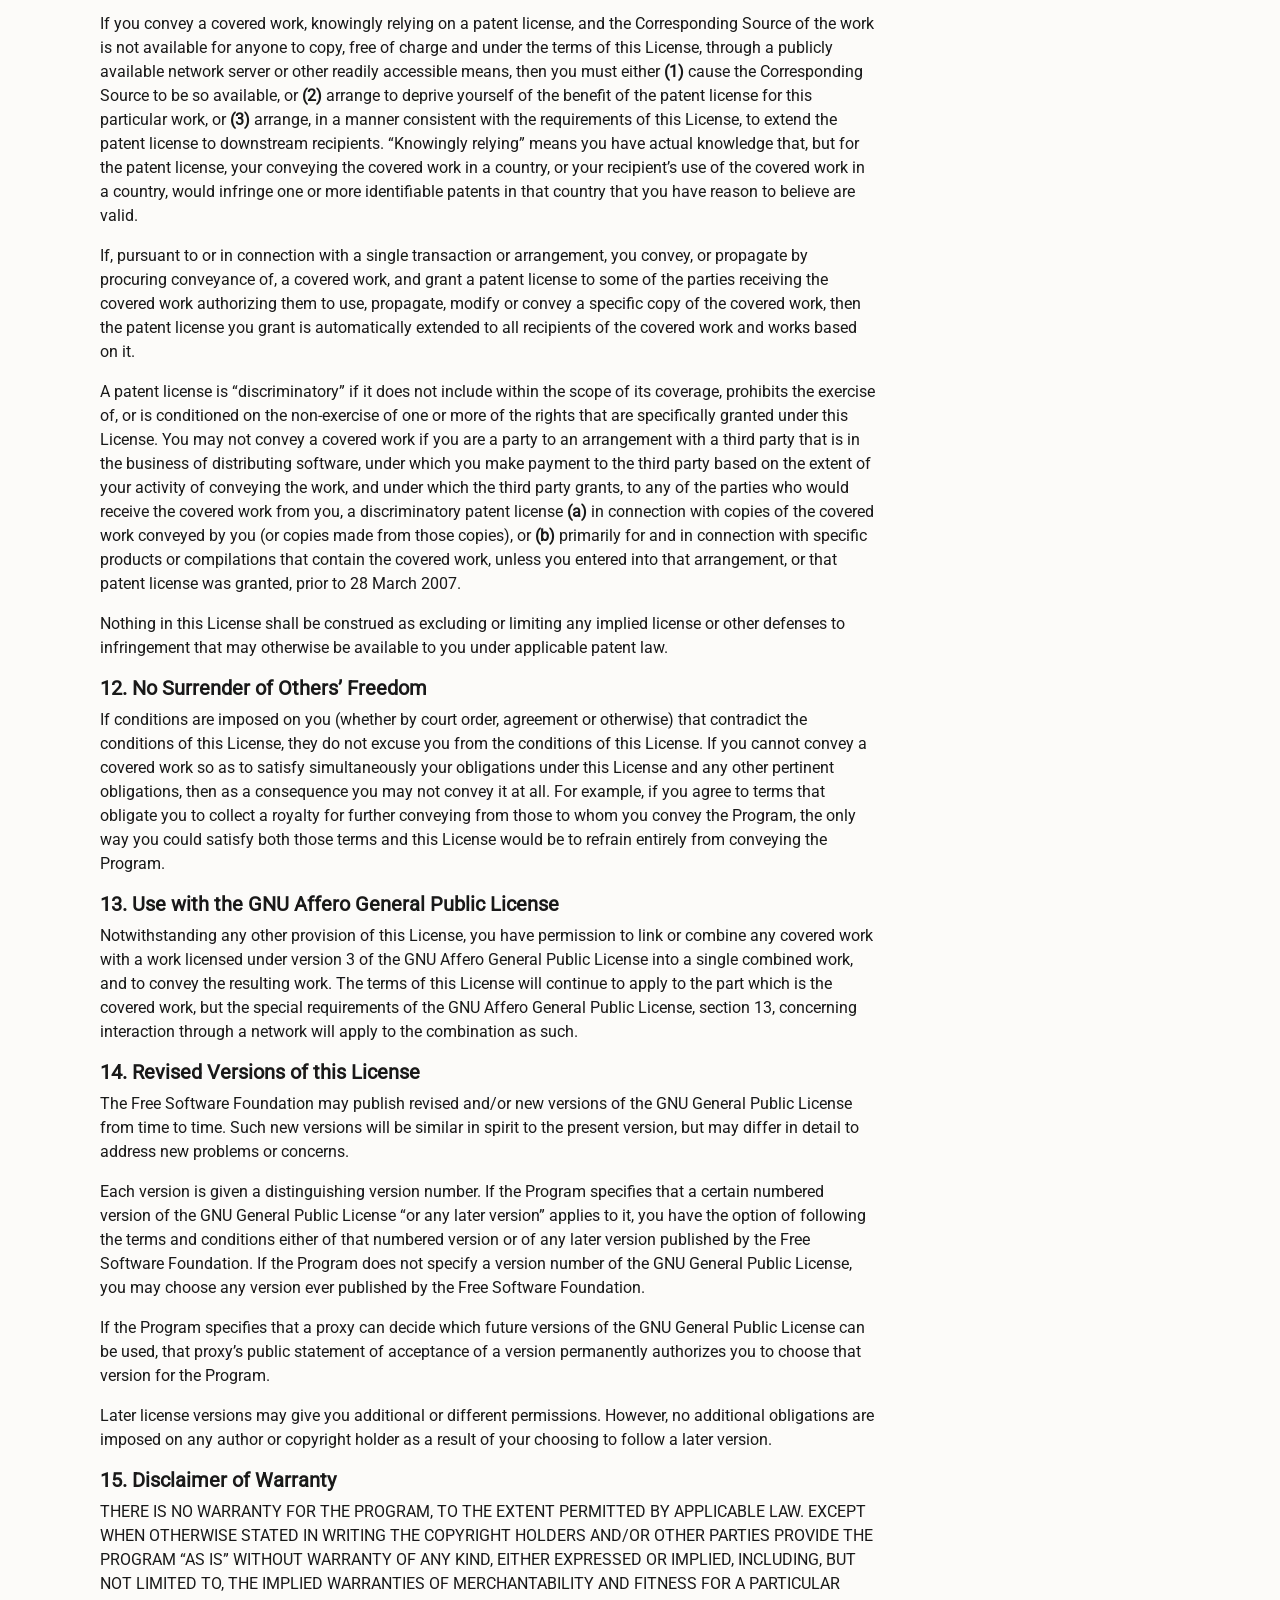
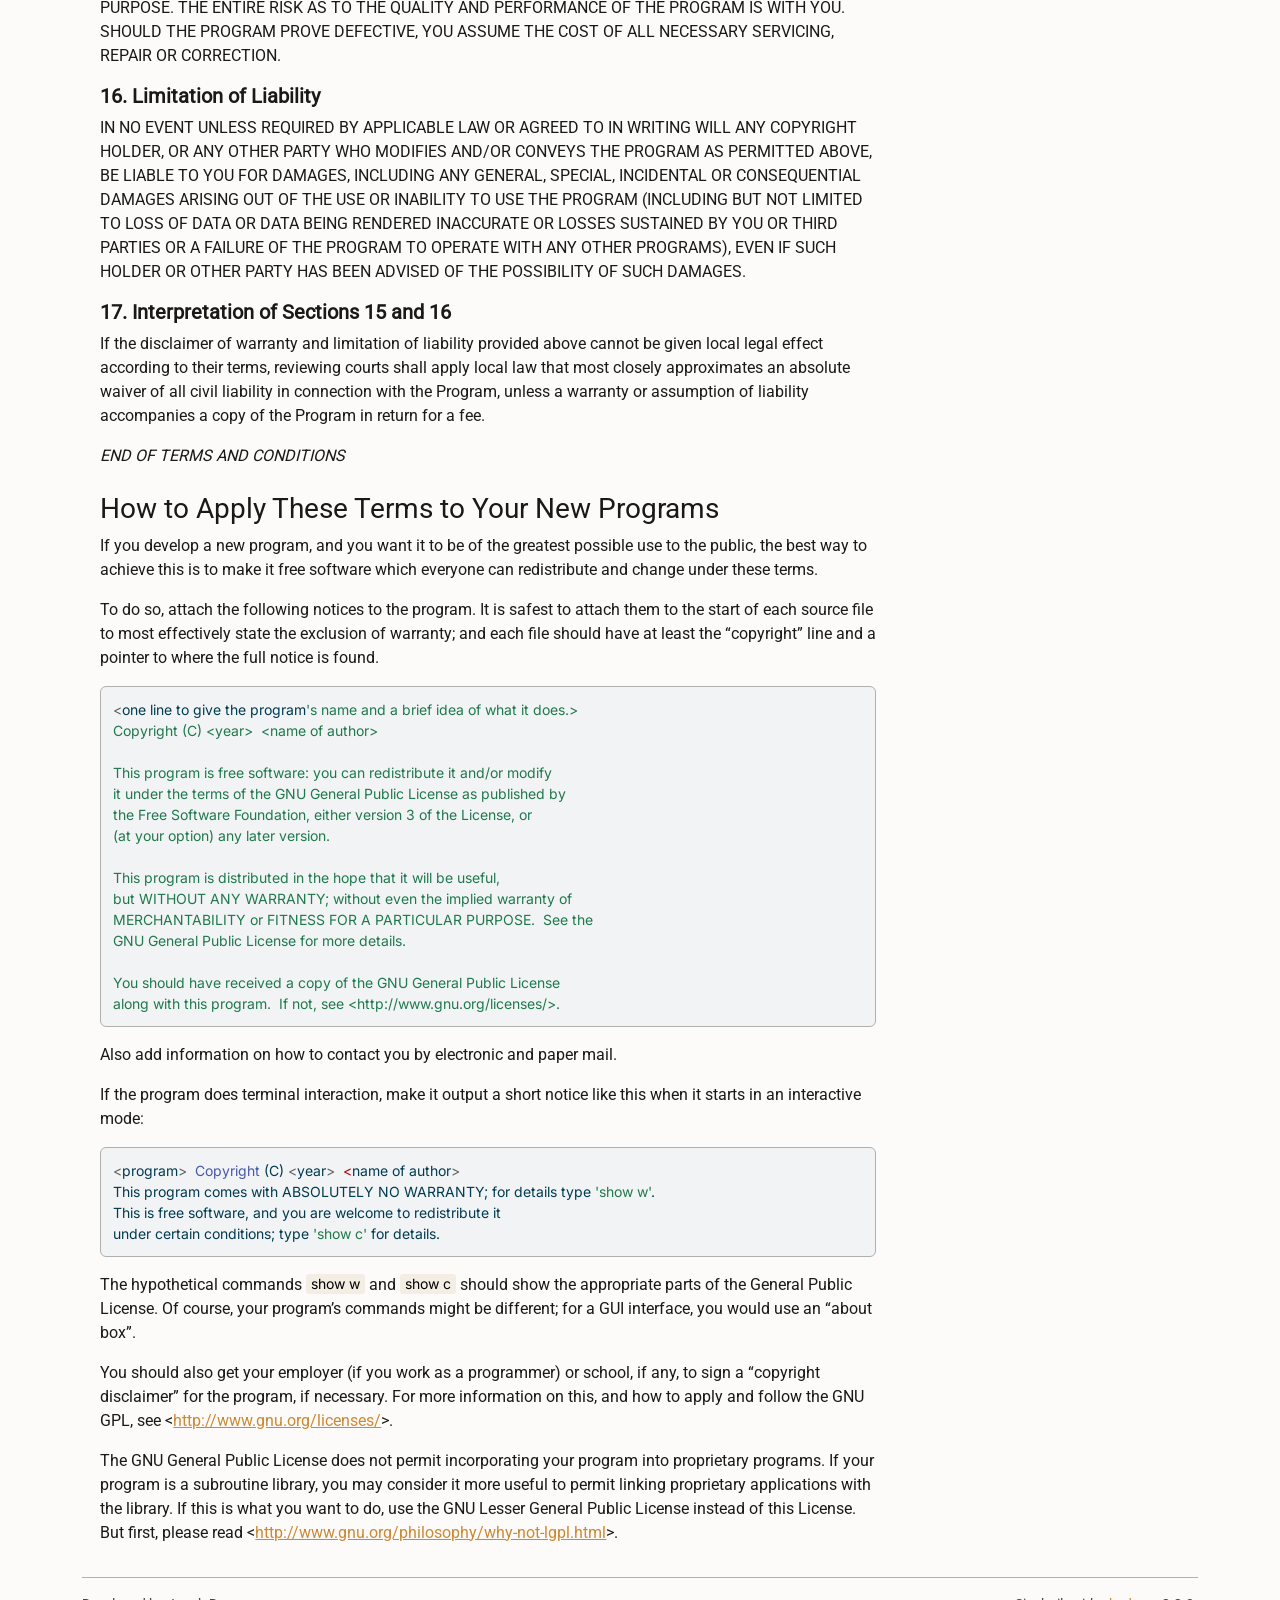
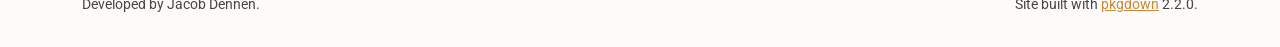
<file: LICENSE.html>
<!DOCTYPE html>
<!-- Generated by pkgdown: do not edit by hand --><html lang="en"><head><meta http-equiv="Content-Type" content="text/html; charset=UTF-8"><meta charset="utf-8"><meta http-equiv="X-UA-Compatible" content="IE=edge"><meta name="viewport" content="width=device-width, initial-scale=1, shrink-to-fit=no"><title>GNU General Public License • surveyverse</title><!-- favicons --><link rel="icon" type="image/png" sizes="96x96" href="favicon-96x96.png"><link rel="icon" type="”image/svg+xml”" href="favicon.svg"><link rel="apple-touch-icon" sizes="180x180" href="apple-touch-icon.png"><link rel="icon" sizes="any" href="favicon.ico"><link rel="manifest" href="site.webmanifest"><script src="deps/jquery-3.6.0/jquery-3.6.0.min.js"></script><meta name="viewport" content="width=device-width, initial-scale=1, shrink-to-fit=no"><link href="deps/bootstrap-5.3.1/bootstrap.min.css" rel="stylesheet"><script src="deps/bootstrap-5.3.1/bootstrap.bundle.min.js"></script><link href="deps/Roboto-0.4.10/font.css" rel="stylesheet"><link href="deps/Inter-0.4.10/font.css" rel="stylesheet"><link href="deps/font-awesome-6.5.2/css/all.min.css" rel="stylesheet"><link href="deps/font-awesome-6.5.2/css/v4-shims.min.css" rel="stylesheet"><script src="deps/headroom-0.11.0/headroom.min.js"></script><script src="deps/headroom-0.11.0/jQuery.headroom.min.js"></script><script src="deps/bootstrap-toc-1.0.1/bootstrap-toc.min.js"></script><script src="deps/clipboard.js-2.0.11/clipboard.min.js"></script><script src="deps/search-1.0.0/autocomplete.jquery.min.js"></script><script src="deps/search-1.0.0/fuse.min.js"></script><script src="deps/search-1.0.0/mark.min.js"></script><!-- pkgdown --><script src="pkgdown.js"></script><link href="extra.css" rel="stylesheet"><meta property="og:title" content="GNU General Public License"><meta property="og:image" content="https://jdenn0514.github.io/surveyverse/logo.png"></head><body>
    <a href="#main" class="visually-hidden-focusable">Skip to contents</a>


    <nav class="navbar navbar-expand-lg fixed-top bg-light" data-bs-theme="light" aria-label="Site navigation"><div class="container">

    <a class="navbar-brand me-2" href="index.html">surveyverse</a>

    <small class="nav-text text-muted me-auto" data-bs-toggle="tooltip" data-bs-placement="bottom" title="">0.1.0</small>


    <button class="navbar-toggler" type="button" data-bs-toggle="collapse" data-bs-target="#navbar" aria-controls="navbar" aria-expanded="false" aria-label="Toggle navigation">
      <span class="navbar-toggler-icon"></span>
    </button>

    <div id="navbar" class="collapse navbar-collapse ms-3">
      <ul class="navbar-nav me-auto"><li class="nav-item dropdown">
  <button class="nav-link dropdown-toggle" type="button" id="dropdown-packages" data-bs-toggle="dropdown" aria-expanded="false" aria-haspopup="true">Packages</button>
  <ul class="dropdown-menu" aria-labelledby="dropdown-packages"><li><a class="external-link dropdown-item" href="https://jdenn0514.github.io/surveycore/">surveycore</a></li>
    <li><a class="external-link dropdown-item" href="https://jdenn0514.github.io/surveytidy/">surveytidy</a></li>
    <li><a class="external-link dropdown-item" href="https://jdenn0514.github.io/surveyweights/">surveyweights</a></li>
  </ul></li>
<li class="nav-item"><a class="nav-link" href="reference/index.html">Reference</a></li>
<li class="nav-item dropdown">
  <button class="nav-link dropdown-toggle" type="button" id="dropdown-news" data-bs-toggle="dropdown" aria-expanded="false" aria-haspopup="true">News</button>
  <ul class="dropdown-menu" aria-labelledby="dropdown-news"><li><h6 class="dropdown-header" data-toc-skip>Releases</h6></li>
    <li><a class="dropdown-item" href="news/index.html">surveyverse 0.0.0.9000</a></li>
    <li><hr class="dropdown-divider"></li>
    <li><a class="dropdown-item" href="news/index.html">Changelog</a></li>
  </ul></li>
      </ul><ul class="navbar-nav"><li class="nav-item"><form class="form-inline" role="search">
 <input class="form-control" type="search" name="search-input" id="search-input" autocomplete="off" aria-label="Search site" placeholder="Search for" data-search-index="search.json"></form></li>
<li class="nav-item"><a class="external-link nav-link" href="https://github.com/JDenn0514/surveyverse/" aria-label="GitHub"><span class="fa fab fa-github fa-lg"></span></a></li>
      </ul></div>


  </div>
</nav><div class="container template-title-body">
<div class="row">
  <main id="main" class="col-md-9"><div class="page-header">
      <img src="logo.png" class="logo" alt=""><h1>GNU General Public License</h1>
      <small class="dont-index">Source: <a href="https://github.com/JDenn0514/surveyverse/blob/main/LICENSE.md" class="external-link"><code>LICENSE.md</code></a></small>
    </div>

<div id="gnu-general-public-license" class="section level1">

<p><em>Version 3, 29 June 2007</em><br><em>Copyright © 2007 Free Software Foundation, Inc. &lt;<a href="http://fsf.org/" class="external-link uri">http://fsf.org/</a>&gt;</em></p>
<p>Everyone is permitted to copy and distribute verbatim copies of this license document, but changing it is not allowed.</p>
<div class="section level2">
<h2 id="preamble">Preamble<a class="anchor" aria-label="anchor" href="#preamble"></a></h2>
<p>The GNU General Public License is a free, copyleft license for software and other kinds of works.</p>
<p>The licenses for most software and other practical works are designed to take away your freedom to share and change the works. By contrast, the GNU General Public License is intended to guarantee your freedom to share and change all versions of a program–to make sure it remains free software for all its users. We, the Free Software Foundation, use the GNU General Public License for most of our software; it applies also to any other work released this way by its authors. You can apply it to your programs, too.</p>
<p>When we speak of free software, we are referring to freedom, not price. Our General Public Licenses are designed to make sure that you have the freedom to distribute copies of free software (and charge for them if you wish), that you receive source code or can get it if you want it, that you can change the software or use pieces of it in new free programs, and that you know you can do these things.</p>
<p>To protect your rights, we need to prevent others from denying you these rights or asking you to surrender the rights. Therefore, you have certain responsibilities if you distribute copies of the software, or if you modify it: responsibilities to respect the freedom of others.</p>
<p>For example, if you distribute copies of such a program, whether gratis or for a fee, you must pass on to the recipients the same freedoms that you received. You must make sure that they, too, receive or can get the source code. And you must show them these terms so they know their rights.</p>
<p>Developers that use the GNU GPL protect your rights with two steps: <strong>(1)</strong> assert copyright on the software, and <strong>(2)</strong> offer you this License giving you legal permission to copy, distribute and/or modify it.</p>
<p>For the developers’ and authors’ protection, the GPL clearly explains that there is no warranty for this free software. For both users’ and authors’ sake, the GPL requires that modified versions be marked as changed, so that their problems will not be attributed erroneously to authors of previous versions.</p>
<p>Some devices are designed to deny users access to install or run modified versions of the software inside them, although the manufacturer can do so. This is fundamentally incompatible with the aim of protecting users’ freedom to change the software. The systematic pattern of such abuse occurs in the area of products for individuals to use, which is precisely where it is most unacceptable. Therefore, we have designed this version of the GPL to prohibit the practice for those products. If such problems arise substantially in other domains, we stand ready to extend this provision to those domains in future versions of the GPL, as needed to protect the freedom of users.</p>
<p>Finally, every program is threatened constantly by software patents. States should not allow patents to restrict development and use of software on general-purpose computers, but in those that do, we wish to avoid the special danger that patents applied to a free program could make it effectively proprietary. To prevent this, the GPL assures that patents cannot be used to render the program non-free.</p>
<p>The precise terms and conditions for copying, distribution and modification follow.</p>
</div>
<div class="section level2">
<h2 id="terms-and-conditions">TERMS AND CONDITIONS<a class="anchor" aria-label="anchor" href="#terms-and-conditions"></a></h2>
<div class="section level3">
<h3 id="id_0-definitions">0. Definitions<a class="anchor" aria-label="anchor" href="#id_0-definitions"></a></h3>
<p>“This License” refers to version 3 of the GNU General Public License.</p>
<p>“Copyright” also means copyright-like laws that apply to other kinds of works, such as semiconductor masks.</p>
<p>“The Program” refers to any copyrightable work licensed under this License. Each licensee is addressed as “you”. “Licensees” and “recipients” may be individuals or organizations.</p>
<p>To “modify” a work means to copy from or adapt all or part of the work in a fashion requiring copyright permission, other than the making of an exact copy. The resulting work is called a “modified version” of the earlier work or a work “based on” the earlier work.</p>
<p>A “covered work” means either the unmodified Program or a work based on the Program.</p>
<p>To “propagate” a work means to do anything with it that, without permission, would make you directly or secondarily liable for infringement under applicable copyright law, except executing it on a computer or modifying a private copy. Propagation includes copying, distribution (with or without modification), making available to the public, and in some countries other activities as well.</p>
<p>To “convey” a work means any kind of propagation that enables other parties to make or receive copies. Mere interaction with a user through a computer network, with no transfer of a copy, is not conveying.</p>
<p>An interactive user interface displays “Appropriate Legal Notices” to the extent that it includes a convenient and prominently visible feature that <strong>(1)</strong> displays an appropriate copyright notice, and <strong>(2)</strong> tells the user that there is no warranty for the work (except to the extent that warranties are provided), that licensees may convey the work under this License, and how to view a copy of this License. If the interface presents a list of user commands or options, such as a menu, a prominent item in the list meets this criterion.</p>
</div>
<div class="section level3">
<h3 id="id_1-source-code">1. Source Code<a class="anchor" aria-label="anchor" href="#id_1-source-code"></a></h3>
<p>The “source code” for a work means the preferred form of the work for making modifications to it. “Object code” means any non-source form of a work.</p>
<p>A “Standard Interface” means an interface that either is an official standard defined by a recognized standards body, or, in the case of interfaces specified for a particular programming language, one that is widely used among developers working in that language.</p>
<p>The “System Libraries” of an executable work include anything, other than the work as a whole, that <strong>(a)</strong> is included in the normal form of packaging a Major Component, but which is not part of that Major Component, and <strong>(b)</strong> serves only to enable use of the work with that Major Component, or to implement a Standard Interface for which an implementation is available to the public in source code form. A “Major Component”, in this context, means a major essential component (kernel, window system, and so on) of the specific operating system (if any) on which the executable work runs, or a compiler used to produce the work, or an object code interpreter used to run it.</p>
<p>The “Corresponding Source” for a work in object code form means all the source code needed to generate, install, and (for an executable work) run the object code and to modify the work, including scripts to control those activities. However, it does not include the work’s System Libraries, or general-purpose tools or generally available free programs which are used unmodified in performing those activities but which are not part of the work. For example, Corresponding Source includes interface definition files associated with source files for the work, and the source code for shared libraries and dynamically linked subprograms that the work is specifically designed to require, such as by intimate data communication or control flow between those subprograms and other parts of the work.</p>
<p>The Corresponding Source need not include anything that users can regenerate automatically from other parts of the Corresponding Source.</p>
<p>The Corresponding Source for a work in source code form is that same work.</p>
</div>
<div class="section level3">
<h3 id="id_2-basic-permissions">2. Basic Permissions<a class="anchor" aria-label="anchor" href="#id_2-basic-permissions"></a></h3>
<p>All rights granted under this License are granted for the term of copyright on the Program, and are irrevocable provided the stated conditions are met. This License explicitly affirms your unlimited permission to run the unmodified Program. The output from running a covered work is covered by this License only if the output, given its content, constitutes a covered work. This License acknowledges your rights of fair use or other equivalent, as provided by copyright law.</p>
<p>You may make, run and propagate covered works that you do not convey, without conditions so long as your license otherwise remains in force. You may convey covered works to others for the sole purpose of having them make modifications exclusively for you, or provide you with facilities for running those works, provided that you comply with the terms of this License in conveying all material for which you do not control copyright. Those thus making or running the covered works for you must do so exclusively on your behalf, under your direction and control, on terms that prohibit them from making any copies of your copyrighted material outside their relationship with you.</p>
<p>Conveying under any other circumstances is permitted solely under the conditions stated below. Sublicensing is not allowed; section 10 makes it unnecessary.</p>
</div>
<div class="section level3">
<h3 id="id_3-protecting-users-legal-rights-from-anti-circumvention-law">3. Protecting Users’ Legal Rights From Anti-Circumvention Law<a class="anchor" aria-label="anchor" href="#id_3-protecting-users-legal-rights-from-anti-circumvention-law"></a></h3>
<p>No covered work shall be deemed part of an effective technological measure under any applicable law fulfilling obligations under article 11 of the WIPO copyright treaty adopted on 20 December 1996, or similar laws prohibiting or restricting circumvention of such measures.</p>
<p>When you convey a covered work, you waive any legal power to forbid circumvention of technological measures to the extent such circumvention is effected by exercising rights under this License with respect to the covered work, and you disclaim any intention to limit operation or modification of the work as a means of enforcing, against the work’s users, your or third parties’ legal rights to forbid circumvention of technological measures.</p>
</div>
<div class="section level3">
<h3 id="id_4-conveying-verbatim-copies">4. Conveying Verbatim Copies<a class="anchor" aria-label="anchor" href="#id_4-conveying-verbatim-copies"></a></h3>
<p>You may convey verbatim copies of the Program’s source code as you receive it, in any medium, provided that you conspicuously and appropriately publish on each copy an appropriate copyright notice; keep intact all notices stating that this License and any non-permissive terms added in accord with section 7 apply to the code; keep intact all notices of the absence of any warranty; and give all recipients a copy of this License along with the Program.</p>
<p>You may charge any price or no price for each copy that you convey, and you may offer support or warranty protection for a fee.</p>
</div>
<div class="section level3">
<h3 id="id_5-conveying-modified-source-versions">5. Conveying Modified Source Versions<a class="anchor" aria-label="anchor" href="#id_5-conveying-modified-source-versions"></a></h3>
<p>You may convey a work based on the Program, or the modifications to produce it from the Program, in the form of source code under the terms of section 4, provided that you also meet all of these conditions:</p>
<ul><li>
<strong>a)</strong> The work must carry prominent notices stating that you modified it, and giving a relevant date.</li>
<li>
<strong>b)</strong> The work must carry prominent notices stating that it is released under this License and any conditions added under section 7. This requirement modifies the requirement in section 4 to “keep intact all notices”.</li>
<li>
<strong>c)</strong> You must license the entire work, as a whole, under this License to anyone who comes into possession of a copy. This License will therefore apply, along with any applicable section 7 additional terms, to the whole of the work, and all its parts, regardless of how they are packaged. This License gives no permission to license the work in any other way, but it does not invalidate such permission if you have separately received it.</li>
<li>
<strong>d)</strong> If the work has interactive user interfaces, each must display Appropriate Legal Notices; however, if the Program has interactive interfaces that do not display Appropriate Legal Notices, your work need not make them do so.</li>
</ul><p>A compilation of a covered work with other separate and independent works, which are not by their nature extensions of the covered work, and which are not combined with it such as to form a larger program, in or on a volume of a storage or distribution medium, is called an “aggregate” if the compilation and its resulting copyright are not used to limit the access or legal rights of the compilation’s users beyond what the individual works permit. Inclusion of a covered work in an aggregate does not cause this License to apply to the other parts of the aggregate.</p>
</div>
<div class="section level3">
<h3 id="id_6-conveying-non-source-forms">6. Conveying Non-Source Forms<a class="anchor" aria-label="anchor" href="#id_6-conveying-non-source-forms"></a></h3>
<p>You may convey a covered work in object code form under the terms of sections 4 and 5, provided that you also convey the machine-readable Corresponding Source under the terms of this License, in one of these ways:</p>
<ul><li>
<strong>a)</strong> Convey the object code in, or embodied in, a physical product (including a physical distribution medium), accompanied by the Corresponding Source fixed on a durable physical medium customarily used for software interchange.</li>
<li>
<strong>b)</strong> Convey the object code in, or embodied in, a physical product (including a physical distribution medium), accompanied by a written offer, valid for at least three years and valid for as long as you offer spare parts or customer support for that product model, to give anyone who possesses the object code either <strong>(1)</strong> a copy of the Corresponding Source for all the software in the product that is covered by this License, on a durable physical medium customarily used for software interchange, for a price no more than your reasonable cost of physically performing this conveying of source, or <strong>(2)</strong> access to copy the Corresponding Source from a network server at no charge.</li>
<li>
<strong>c)</strong> Convey individual copies of the object code with a copy of the written offer to provide the Corresponding Source. This alternative is allowed only occasionally and noncommercially, and only if you received the object code with such an offer, in accord with subsection 6b.</li>
<li>
<strong>d)</strong> Convey the object code by offering access from a designated place (gratis or for a charge), and offer equivalent access to the Corresponding Source in the same way through the same place at no further charge. You need not require recipients to copy the Corresponding Source along with the object code. If the place to copy the object code is a network server, the Corresponding Source may be on a different server (operated by you or a third party) that supports equivalent copying facilities, provided you maintain clear directions next to the object code saying where to find the Corresponding Source. Regardless of what server hosts the Corresponding Source, you remain obligated to ensure that it is available for as long as needed to satisfy these requirements.</li>
<li>
<strong>e)</strong> Convey the object code using peer-to-peer transmission, provided you inform other peers where the object code and Corresponding Source of the work are being offered to the general public at no charge under subsection 6d.</li>
</ul><p>A separable portion of the object code, whose source code is excluded from the Corresponding Source as a System Library, need not be included in conveying the object code work.</p>
<p>A “User Product” is either <strong>(1)</strong> a “consumer product”, which means any tangible personal property which is normally used for personal, family, or household purposes, or <strong>(2)</strong> anything designed or sold for incorporation into a dwelling. In determining whether a product is a consumer product, doubtful cases shall be resolved in favor of coverage. For a particular product received by a particular user, “normally used” refers to a typical or common use of that class of product, regardless of the status of the particular user or of the way in which the particular user actually uses, or expects or is expected to use, the product. A product is a consumer product regardless of whether the product has substantial commercial, industrial or non-consumer uses, unless such uses represent the only significant mode of use of the product.</p>
<p>“Installation Information” for a User Product means any methods, procedures, authorization keys, or other information required to install and execute modified versions of a covered work in that User Product from a modified version of its Corresponding Source. The information must suffice to ensure that the continued functioning of the modified object code is in no case prevented or interfered with solely because modification has been made.</p>
<p>If you convey an object code work under this section in, or with, or specifically for use in, a User Product, and the conveying occurs as part of a transaction in which the right of possession and use of the User Product is transferred to the recipient in perpetuity or for a fixed term (regardless of how the transaction is characterized), the Corresponding Source conveyed under this section must be accompanied by the Installation Information. But this requirement does not apply if neither you nor any third party retains the ability to install modified object code on the User Product (for example, the work has been installed in ROM).</p>
<p>The requirement to provide Installation Information does not include a requirement to continue to provide support service, warranty, or updates for a work that has been modified or installed by the recipient, or for the User Product in which it has been modified or installed. Access to a network may be denied when the modification itself materially and adversely affects the operation of the network or violates the rules and protocols for communication across the network.</p>
<p>Corresponding Source conveyed, and Installation Information provided, in accord with this section must be in a format that is publicly documented (and with an implementation available to the public in source code form), and must require no special password or key for unpacking, reading or copying.</p>
</div>
<div class="section level3">
<h3 id="id_7-additional-terms">7. Additional Terms<a class="anchor" aria-label="anchor" href="#id_7-additional-terms"></a></h3>
<p>“Additional permissions” are terms that supplement the terms of this License by making exceptions from one or more of its conditions. Additional permissions that are applicable to the entire Program shall be treated as though they were included in this License, to the extent that they are valid under applicable law. If additional permissions apply only to part of the Program, that part may be used separately under those permissions, but the entire Program remains governed by this License without regard to the additional permissions.</p>
<p>When you convey a copy of a covered work, you may at your option remove any additional permissions from that copy, or from any part of it. (Additional permissions may be written to require their own removal in certain cases when you modify the work.) You may place additional permissions on material, added by you to a covered work, for which you have or can give appropriate copyright permission.</p>
<p>Notwithstanding any other provision of this License, for material you add to a covered work, you may (if authorized by the copyright holders of that material) supplement the terms of this License with terms:</p>
<ul><li>
<strong>a)</strong> Disclaiming warranty or limiting liability differently from the terms of sections 15 and 16 of this License; or</li>
<li>
<strong>b)</strong> Requiring preservation of specified reasonable legal notices or author attributions in that material or in the Appropriate Legal Notices displayed by works containing it; or</li>
<li>
<strong>c)</strong> Prohibiting misrepresentation of the origin of that material, or requiring that modified versions of such material be marked in reasonable ways as different from the original version; or</li>
<li>
<strong>d)</strong> Limiting the use for publicity purposes of names of licensors or authors of the material; or</li>
<li>
<strong>e)</strong> Declining to grant rights under trademark law for use of some trade names, trademarks, or service marks; or</li>
<li>
<strong>f)</strong> Requiring indemnification of licensors and authors of that material by anyone who conveys the material (or modified versions of it) with contractual assumptions of liability to the recipient, for any liability that these contractual assumptions directly impose on those licensors and authors.</li>
</ul><p>All other non-permissive additional terms are considered “further restrictions” within the meaning of section 10. If the Program as you received it, or any part of it, contains a notice stating that it is governed by this License along with a term that is a further restriction, you may remove that term. If a license document contains a further restriction but permits relicensing or conveying under this License, you may add to a covered work material governed by the terms of that license document, provided that the further restriction does not survive such relicensing or conveying.</p>
<p>If you add terms to a covered work in accord with this section, you must place, in the relevant source files, a statement of the additional terms that apply to those files, or a notice indicating where to find the applicable terms.</p>
<p>Additional terms, permissive or non-permissive, may be stated in the form of a separately written license, or stated as exceptions; the above requirements apply either way.</p>
</div>
<div class="section level3">
<h3 id="id_8-termination">8. Termination<a class="anchor" aria-label="anchor" href="#id_8-termination"></a></h3>
<p>You may not propagate or modify a covered work except as expressly provided under this License. Any attempt otherwise to propagate or modify it is void, and will automatically terminate your rights under this License (including any patent licenses granted under the third paragraph of section 11).</p>
<p>However, if you cease all violation of this License, then your license from a particular copyright holder is reinstated <strong>(a)</strong> provisionally, unless and until the copyright holder explicitly and finally terminates your license, and <strong>(b)</strong> permanently, if the copyright holder fails to notify you of the violation by some reasonable means prior to 60 days after the cessation.</p>
<p>Moreover, your license from a particular copyright holder is reinstated permanently if the copyright holder notifies you of the violation by some reasonable means, this is the first time you have received notice of violation of this License (for any work) from that copyright holder, and you cure the violation prior to 30 days after your receipt of the notice.</p>
<p>Termination of your rights under this section does not terminate the licenses of parties who have received copies or rights from you under this License. If your rights have been terminated and not permanently reinstated, you do not qualify to receive new licenses for the same material under section 10.</p>
</div>
<div class="section level3">
<h3 id="id_9-acceptance-not-required-for-having-copies">9. Acceptance Not Required for Having Copies<a class="anchor" aria-label="anchor" href="#id_9-acceptance-not-required-for-having-copies"></a></h3>
<p>You are not required to accept this License in order to receive or run a copy of the Program. Ancillary propagation of a covered work occurring solely as a consequence of using peer-to-peer transmission to receive a copy likewise does not require acceptance. However, nothing other than this License grants you permission to propagate or modify any covered work. These actions infringe copyright if you do not accept this License. Therefore, by modifying or propagating a covered work, you indicate your acceptance of this License to do so.</p>
</div>
<div class="section level3">
<h3 id="id_10-automatic-licensing-of-downstream-recipients">10. Automatic Licensing of Downstream Recipients<a class="anchor" aria-label="anchor" href="#id_10-automatic-licensing-of-downstream-recipients"></a></h3>
<p>Each time you convey a covered work, the recipient automatically receives a license from the original licensors, to run, modify and propagate that work, subject to this License. You are not responsible for enforcing compliance by third parties with this License.</p>
<p>An “entity transaction” is a transaction transferring control of an organization, or substantially all assets of one, or subdividing an organization, or merging organizations. If propagation of a covered work results from an entity transaction, each party to that transaction who receives a copy of the work also receives whatever licenses to the work the party’s predecessor in interest had or could give under the previous paragraph, plus a right to possession of the Corresponding Source of the work from the predecessor in interest, if the predecessor has it or can get it with reasonable efforts.</p>
<p>You may not impose any further restrictions on the exercise of the rights granted or affirmed under this License. For example, you may not impose a license fee, royalty, or other charge for exercise of rights granted under this License, and you may not initiate litigation (including a cross-claim or counterclaim in a lawsuit) alleging that any patent claim is infringed by making, using, selling, offering for sale, or importing the Program or any portion of it.</p>
</div>
<div class="section level3">
<h3 id="id_11-patents">11. Patents<a class="anchor" aria-label="anchor" href="#id_11-patents"></a></h3>
<p>A “contributor” is a copyright holder who authorizes use under this License of the Program or a work on which the Program is based. The work thus licensed is called the contributor’s “contributor version”.</p>
<p>A contributor’s “essential patent claims” are all patent claims owned or controlled by the contributor, whether already acquired or hereafter acquired, that would be infringed by some manner, permitted by this License, of making, using, or selling its contributor version, but do not include claims that would be infringed only as a consequence of further modification of the contributor version. For purposes of this definition, “control” includes the right to grant patent sublicenses in a manner consistent with the requirements of this License.</p>
<p>Each contributor grants you a non-exclusive, worldwide, royalty-free patent license under the contributor’s essential patent claims, to make, use, sell, offer for sale, import and otherwise run, modify and propagate the contents of its contributor version.</p>
<p>In the following three paragraphs, a “patent license” is any express agreement or commitment, however denominated, not to enforce a patent (such as an express permission to practice a patent or covenant not to sue for patent infringement). To “grant” such a patent license to a party means to make such an agreement or commitment not to enforce a patent against the party.</p>
<p>If you convey a covered work, knowingly relying on a patent license, and the Corresponding Source of the work is not available for anyone to copy, free of charge and under the terms of this License, through a publicly available network server or other readily accessible means, then you must either <strong>(1)</strong> cause the Corresponding Source to be so available, or <strong>(2)</strong> arrange to deprive yourself of the benefit of the patent license for this particular work, or <strong>(3)</strong> arrange, in a manner consistent with the requirements of this License, to extend the patent license to downstream recipients. “Knowingly relying” means you have actual knowledge that, but for the patent license, your conveying the covered work in a country, or your recipient’s use of the covered work in a country, would infringe one or more identifiable patents in that country that you have reason to believe are valid.</p>
<p>If, pursuant to or in connection with a single transaction or arrangement, you convey, or propagate by procuring conveyance of, a covered work, and grant a patent license to some of the parties receiving the covered work authorizing them to use, propagate, modify or convey a specific copy of the covered work, then the patent license you grant is automatically extended to all recipients of the covered work and works based on it.</p>
<p>A patent license is “discriminatory” if it does not include within the scope of its coverage, prohibits the exercise of, or is conditioned on the non-exercise of one or more of the rights that are specifically granted under this License. You may not convey a covered work if you are a party to an arrangement with a third party that is in the business of distributing software, under which you make payment to the third party based on the extent of your activity of conveying the work, and under which the third party grants, to any of the parties who would receive the covered work from you, a discriminatory patent license <strong>(a)</strong> in connection with copies of the covered work conveyed by you (or copies made from those copies), or <strong>(b)</strong> primarily for and in connection with specific products or compilations that contain the covered work, unless you entered into that arrangement, or that patent license was granted, prior to 28 March 2007.</p>
<p>Nothing in this License shall be construed as excluding or limiting any implied license or other defenses to infringement that may otherwise be available to you under applicable patent law.</p>
</div>
<div class="section level3">
<h3 id="id_12-no-surrender-of-others-freedom">12. No Surrender of Others’ Freedom<a class="anchor" aria-label="anchor" href="#id_12-no-surrender-of-others-freedom"></a></h3>
<p>If conditions are imposed on you (whether by court order, agreement or otherwise) that contradict the conditions of this License, they do not excuse you from the conditions of this License. If you cannot convey a covered work so as to satisfy simultaneously your obligations under this License and any other pertinent obligations, then as a consequence you may not convey it at all. For example, if you agree to terms that obligate you to collect a royalty for further conveying from those to whom you convey the Program, the only way you could satisfy both those terms and this License would be to refrain entirely from conveying the Program.</p>
</div>
<div class="section level3">
<h3 id="id_13-use-with-the-gnu-affero-general-public-license">13. Use with the GNU Affero General Public License<a class="anchor" aria-label="anchor" href="#id_13-use-with-the-gnu-affero-general-public-license"></a></h3>
<p>Notwithstanding any other provision of this License, you have permission to link or combine any covered work with a work licensed under version 3 of the GNU Affero General Public License into a single combined work, and to convey the resulting work. The terms of this License will continue to apply to the part which is the covered work, but the special requirements of the GNU Affero General Public License, section 13, concerning interaction through a network will apply to the combination as such.</p>
</div>
<div class="section level3">
<h3 id="id_14-revised-versions-of-this-license">14. Revised Versions of this License<a class="anchor" aria-label="anchor" href="#id_14-revised-versions-of-this-license"></a></h3>
<p>The Free Software Foundation may publish revised and/or new versions of the GNU General Public License from time to time. Such new versions will be similar in spirit to the present version, but may differ in detail to address new problems or concerns.</p>
<p>Each version is given a distinguishing version number. If the Program specifies that a certain numbered version of the GNU General Public License “or any later version” applies to it, you have the option of following the terms and conditions either of that numbered version or of any later version published by the Free Software Foundation. If the Program does not specify a version number of the GNU General Public License, you may choose any version ever published by the Free Software Foundation.</p>
<p>If the Program specifies that a proxy can decide which future versions of the GNU General Public License can be used, that proxy’s public statement of acceptance of a version permanently authorizes you to choose that version for the Program.</p>
<p>Later license versions may give you additional or different permissions. However, no additional obligations are imposed on any author or copyright holder as a result of your choosing to follow a later version.</p>
</div>
<div class="section level3">
<h3 id="id_15-disclaimer-of-warranty">15. Disclaimer of Warranty<a class="anchor" aria-label="anchor" href="#id_15-disclaimer-of-warranty"></a></h3>
<p>THERE IS NO WARRANTY FOR THE PROGRAM, TO THE EXTENT PERMITTED BY APPLICABLE LAW. EXCEPT WHEN OTHERWISE STATED IN WRITING THE COPYRIGHT HOLDERS AND/OR OTHER PARTIES PROVIDE THE PROGRAM “AS IS” WITHOUT WARRANTY OF ANY KIND, EITHER EXPRESSED OR IMPLIED, INCLUDING, BUT NOT LIMITED TO, THE IMPLIED WARRANTIES OF MERCHANTABILITY AND FITNESS FOR A PARTICULAR PURPOSE. THE ENTIRE RISK AS TO THE QUALITY AND PERFORMANCE OF THE PROGRAM IS WITH YOU. SHOULD THE PROGRAM PROVE DEFECTIVE, YOU ASSUME THE COST OF ALL NECESSARY SERVICING, REPAIR OR CORRECTION.</p>
</div>
<div class="section level3">
<h3 id="id_16-limitation-of-liability">16. Limitation of Liability<a class="anchor" aria-label="anchor" href="#id_16-limitation-of-liability"></a></h3>
<p>IN NO EVENT UNLESS REQUIRED BY APPLICABLE LAW OR AGREED TO IN WRITING WILL ANY COPYRIGHT HOLDER, OR ANY OTHER PARTY WHO MODIFIES AND/OR CONVEYS THE PROGRAM AS PERMITTED ABOVE, BE LIABLE TO YOU FOR DAMAGES, INCLUDING ANY GENERAL, SPECIAL, INCIDENTAL OR CONSEQUENTIAL DAMAGES ARISING OUT OF THE USE OR INABILITY TO USE THE PROGRAM (INCLUDING BUT NOT LIMITED TO LOSS OF DATA OR DATA BEING RENDERED INACCURATE OR LOSSES SUSTAINED BY YOU OR THIRD PARTIES OR A FAILURE OF THE PROGRAM TO OPERATE WITH ANY OTHER PROGRAMS), EVEN IF SUCH HOLDER OR OTHER PARTY HAS BEEN ADVISED OF THE POSSIBILITY OF SUCH DAMAGES.</p>
</div>
<div class="section level3">
<h3 id="id_17-interpretation-of-sections-15-and-16">17. Interpretation of Sections 15 and 16<a class="anchor" aria-label="anchor" href="#id_17-interpretation-of-sections-15-and-16"></a></h3>
<p>If the disclaimer of warranty and limitation of liability provided above cannot be given local legal effect according to their terms, reviewing courts shall apply local law that most closely approximates an absolute waiver of all civil liability in connection with the Program, unless a warranty or assumption of liability accompanies a copy of the Program in return for a fee.</p>
<p><em>END OF TERMS AND CONDITIONS</em></p>
</div>
</div>
<div class="section level2">
<h2 id="how-to-apply-these-terms-to-your-new-programs">How to Apply These Terms to Your New Programs<a class="anchor" aria-label="anchor" href="#how-to-apply-these-terms-to-your-new-programs"></a></h2>
<p>If you develop a new program, and you want it to be of the greatest possible use to the public, the best way to achieve this is to make it free software which everyone can redistribute and change under these terms.</p>
<p>To do so, attach the following notices to the program. It is safest to attach them to the start of each source file to most effectively state the exclusion of warranty; and each file should have at least the “copyright” line and a pointer to where the full notice is found.</p>
<div class="sourceCode" id="cb1"><pre class="sourceCode R"><code class="sourceCode r"><span id="cb1-1"><a href="#cb1-1" tabindex="-1"></a><span class="sc">&lt;</span>one line to give the program<span class="st">'s name and a brief idea of what it does.&gt;</span></span>
<span id="cb1-2"><a href="#cb1-2" tabindex="-1"></a><span class="st">Copyright (C) &lt;year&gt;  &lt;name of author&gt;</span></span>
<span id="cb1-3"><a href="#cb1-3" tabindex="-1"></a></span>
<span id="cb1-4"><a href="#cb1-4" tabindex="-1"></a><span class="st">This program is free software: you can redistribute it and/or modify</span></span>
<span id="cb1-5"><a href="#cb1-5" tabindex="-1"></a><span class="st">it under the terms of the GNU General Public License as published by</span></span>
<span id="cb1-6"><a href="#cb1-6" tabindex="-1"></a><span class="st">the Free Software Foundation, either version 3 of the License, or</span></span>
<span id="cb1-7"><a href="#cb1-7" tabindex="-1"></a><span class="st">(at your option) any later version.</span></span>
<span id="cb1-8"><a href="#cb1-8" tabindex="-1"></a></span>
<span id="cb1-9"><a href="#cb1-9" tabindex="-1"></a><span class="st">This program is distributed in the hope that it will be useful,</span></span>
<span id="cb1-10"><a href="#cb1-10" tabindex="-1"></a><span class="st">but WITHOUT ANY WARRANTY; without even the implied warranty of</span></span>
<span id="cb1-11"><a href="#cb1-11" tabindex="-1"></a><span class="st">MERCHANTABILITY or FITNESS FOR A PARTICULAR PURPOSE.  See the</span></span>
<span id="cb1-12"><a href="#cb1-12" tabindex="-1"></a><span class="st">GNU General Public License for more details.</span></span>
<span id="cb1-13"><a href="#cb1-13" tabindex="-1"></a></span>
<span id="cb1-14"><a href="#cb1-14" tabindex="-1"></a><span class="st">You should have received a copy of the GNU General Public License</span></span>
<span id="cb1-15"><a href="#cb1-15" tabindex="-1"></a><span class="st">along with this program.  If not, see &lt;http://www.gnu.org/licenses/&gt;.</span></span></code></pre></div>
<p>Also add information on how to contact you by electronic and paper mail.</p>
<p>If the program does terminal interaction, make it output a short notice like this when it starts in an interactive mode:</p>
<div class="sourceCode" id="cb2"><pre class="sourceCode R"><code class="sourceCode r"><span id="cb2-1"><a href="#cb2-1" tabindex="-1"></a><span class="sc">&lt;</span>program<span class="sc">&gt;</span>  <span class="fu">Copyright</span> (C) <span class="sc">&lt;</span>year<span class="sc">&gt;</span>  <span class="er">&lt;</span>name of author<span class="sc">&gt;</span></span>
<span id="cb2-2"><a href="#cb2-2" tabindex="-1"></a>This program comes with ABSOLUTELY NO WARRANTY; <span class="cf">for</span> details type <span class="st">'show w'</span>.</span>
<span id="cb2-3"><a href="#cb2-3" tabindex="-1"></a>This is free software, and you are welcome to redistribute it</span>
<span id="cb2-4"><a href="#cb2-4" tabindex="-1"></a>under certain conditions; type <span class="st">'show c'</span> <span class="cf">for</span> details.</span></code></pre></div>
<p>The hypothetical commands <code>show w</code> and <code>show c</code> should show the appropriate parts of the General Public License. Of course, your program’s commands might be different; for a GUI interface, you would use an “about box”.</p>
<p>You should also get your employer (if you work as a programmer) or school, if any, to sign a “copyright disclaimer” for the program, if necessary. For more information on this, and how to apply and follow the GNU GPL, see &lt;<a href="http://www.gnu.org/licenses/" class="external-link uri">http://www.gnu.org/licenses/</a>&gt;.</p>
<p>The GNU General Public License does not permit incorporating your program into proprietary programs. If your program is a subroutine library, you may consider it more useful to permit linking proprietary applications with the library. If this is what you want to do, use the GNU Lesser General Public License instead of this License. But first, please read &lt;<a href="http://www.gnu.org/philosophy/why-not-lgpl.html" class="external-link uri">http://www.gnu.org/philosophy/why-not-lgpl.html</a>&gt;.</p>
</div>
</div>

  </main><aside class="col-md-3"><nav id="toc" aria-label="Table of contents"><h2>On this page</h2>
    </nav></aside></div>


    <footer><div class="pkgdown-footer-left">
  <p>Developed by Jacob Dennen.</p>
</div>

<div class="pkgdown-footer-right">
  <p>Site built with <a href="https://pkgdown.r-lib.org/" class="external-link">pkgdown</a> 2.2.0.</p>
</div>

    </footer></div>





  </body></html>
</file>
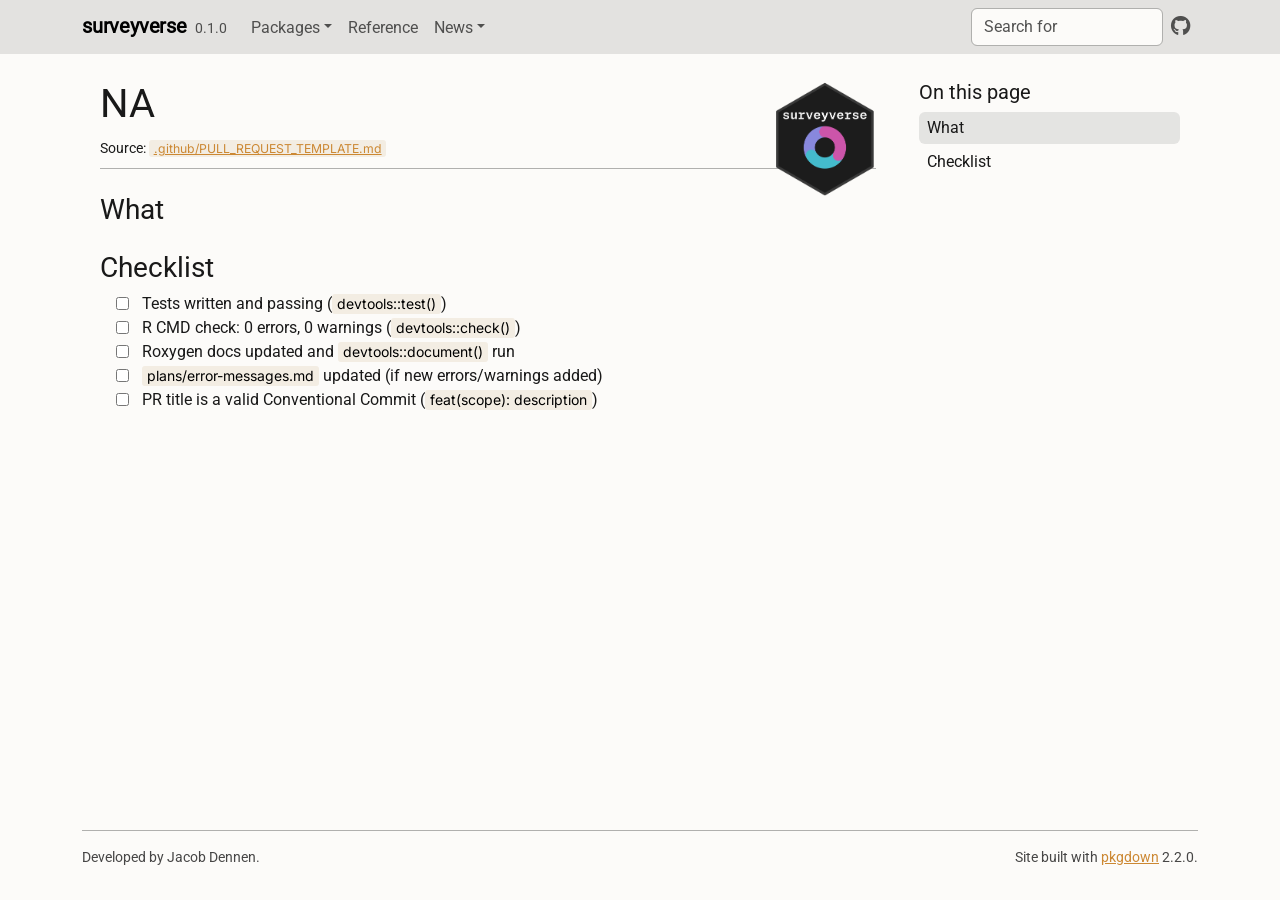
<file: PULL_REQUEST_TEMPLATE.html>
<!DOCTYPE html>
<!-- Generated by pkgdown: do not edit by hand --><html lang="en"><head><meta http-equiv="Content-Type" content="text/html; charset=UTF-8"><meta charset="utf-8"><meta http-equiv="X-UA-Compatible" content="IE=edge"><meta name="viewport" content="width=device-width, initial-scale=1, shrink-to-fit=no"><title>NA • surveyverse</title><!-- favicons --><link rel="icon" type="image/png" sizes="96x96" href="favicon-96x96.png"><link rel="icon" type="”image/svg+xml”" href="favicon.svg"><link rel="apple-touch-icon" sizes="180x180" href="apple-touch-icon.png"><link rel="icon" sizes="any" href="favicon.ico"><link rel="manifest" href="site.webmanifest"><script src="deps/jquery-3.6.0/jquery-3.6.0.min.js"></script><meta name="viewport" content="width=device-width, initial-scale=1, shrink-to-fit=no"><link href="deps/bootstrap-5.3.1/bootstrap.min.css" rel="stylesheet"><script src="deps/bootstrap-5.3.1/bootstrap.bundle.min.js"></script><link href="deps/Roboto-0.4.10/font.css" rel="stylesheet"><link href="deps/Inter-0.4.10/font.css" rel="stylesheet"><link href="deps/font-awesome-6.5.2/css/all.min.css" rel="stylesheet"><link href="deps/font-awesome-6.5.2/css/v4-shims.min.css" rel="stylesheet"><script src="deps/headroom-0.11.0/headroom.min.js"></script><script src="deps/headroom-0.11.0/jQuery.headroom.min.js"></script><script src="deps/bootstrap-toc-1.0.1/bootstrap-toc.min.js"></script><script src="deps/clipboard.js-2.0.11/clipboard.min.js"></script><script src="deps/search-1.0.0/autocomplete.jquery.min.js"></script><script src="deps/search-1.0.0/fuse.min.js"></script><script src="deps/search-1.0.0/mark.min.js"></script><!-- pkgdown --><script src="pkgdown.js"></script><link href="extra.css" rel="stylesheet"><meta property="og:title" content="NA"><meta property="og:image" content="https://jdenn0514.github.io/surveyverse/logo.png"></head><body>
    <a href="#main" class="visually-hidden-focusable">Skip to contents</a>


    <nav class="navbar navbar-expand-lg fixed-top bg-light" data-bs-theme="light" aria-label="Site navigation"><div class="container">

    <a class="navbar-brand me-2" href="index.html">surveyverse</a>

    <small class="nav-text text-muted me-auto" data-bs-toggle="tooltip" data-bs-placement="bottom" title="">0.1.0</small>


    <button class="navbar-toggler" type="button" data-bs-toggle="collapse" data-bs-target="#navbar" aria-controls="navbar" aria-expanded="false" aria-label="Toggle navigation">
      <span class="navbar-toggler-icon"></span>
    </button>

    <div id="navbar" class="collapse navbar-collapse ms-3">
      <ul class="navbar-nav me-auto"><li class="nav-item dropdown">
  <button class="nav-link dropdown-toggle" type="button" id="dropdown-packages" data-bs-toggle="dropdown" aria-expanded="false" aria-haspopup="true">Packages</button>
  <ul class="dropdown-menu" aria-labelledby="dropdown-packages"><li><a class="external-link dropdown-item" href="https://jdenn0514.github.io/surveycore/">surveycore</a></li>
    <li><a class="external-link dropdown-item" href="https://jdenn0514.github.io/surveytidy/">surveytidy</a></li>
    <li><a class="external-link dropdown-item" href="https://jdenn0514.github.io/surveyweights/">surveyweights</a></li>
  </ul></li>
<li class="nav-item"><a class="nav-link" href="reference/index.html">Reference</a></li>
<li class="nav-item dropdown">
  <button class="nav-link dropdown-toggle" type="button" id="dropdown-news" data-bs-toggle="dropdown" aria-expanded="false" aria-haspopup="true">News</button>
  <ul class="dropdown-menu" aria-labelledby="dropdown-news"><li><h6 class="dropdown-header" data-toc-skip>Releases</h6></li>
    <li><a class="dropdown-item" href="news/index.html">surveyverse 0.0.0.9000</a></li>
    <li><hr class="dropdown-divider"></li>
    <li><a class="dropdown-item" href="news/index.html">Changelog</a></li>
  </ul></li>
      </ul><ul class="navbar-nav"><li class="nav-item"><form class="form-inline" role="search">
 <input class="form-control" type="search" name="search-input" id="search-input" autocomplete="off" aria-label="Search site" placeholder="Search for" data-search-index="search.json"></form></li>
<li class="nav-item"><a class="external-link nav-link" href="https://github.com/JDenn0514/surveyverse/" aria-label="GitHub"><span class="fa fab fa-github fa-lg"></span></a></li>
      </ul></div>


  </div>
</nav><div class="container template-title-body">
<div class="row">
  <main id="main" class="col-md-9"><div class="page-header">
      <img src="logo.png" class="logo" alt=""><h1>NA</h1>
      <small class="dont-index">Source: <a href="https://github.com/JDenn0514/surveyverse/blob/main/.github/PULL_REQUEST_TEMPLATE.md" class="external-link"><code>.github/PULL_REQUEST_TEMPLATE.md</code></a></small>
    </div>


<div class="section level2">
<h2 id="what">What<a class="anchor" aria-label="anchor" href="#what"></a></h2>
<!-- One sentence: what does this PR add or fix? -->
</div>
<div class="section level2">
<h2 id="checklist">Checklist<a class="anchor" aria-label="anchor" href="#checklist"></a></h2>
<ul class="task-list"><li><label><input type="checkbox">Tests written and passing (<code>devtools::test()</code>)</label></li>
<li><label><input type="checkbox">R CMD check: 0 errors, 0 warnings (<code>devtools::check()</code>)</label></li>
<li><label><input type="checkbox">Roxygen docs updated and <code>devtools::document()</code> run</label></li>
<li><label><input type="checkbox"><code>plans/error-messages.md</code> updated (if new errors/warnings added)</label></li>
<li><label><input type="checkbox">PR title is a valid Conventional Commit (<code>feat(scope): description</code>)</label></li>
</ul></div>


  </main><aside class="col-md-3"><nav id="toc" aria-label="Table of contents"><h2>On this page</h2>
    </nav></aside></div>


    <footer><div class="pkgdown-footer-left">
  <p>Developed by Jacob Dennen.</p>
</div>

<div class="pkgdown-footer-right">
  <p>Site built with <a href="https://pkgdown.r-lib.org/" class="external-link">pkgdown</a> 2.2.0.</p>
</div>

    </footer></div>





  </body></html>
</file>
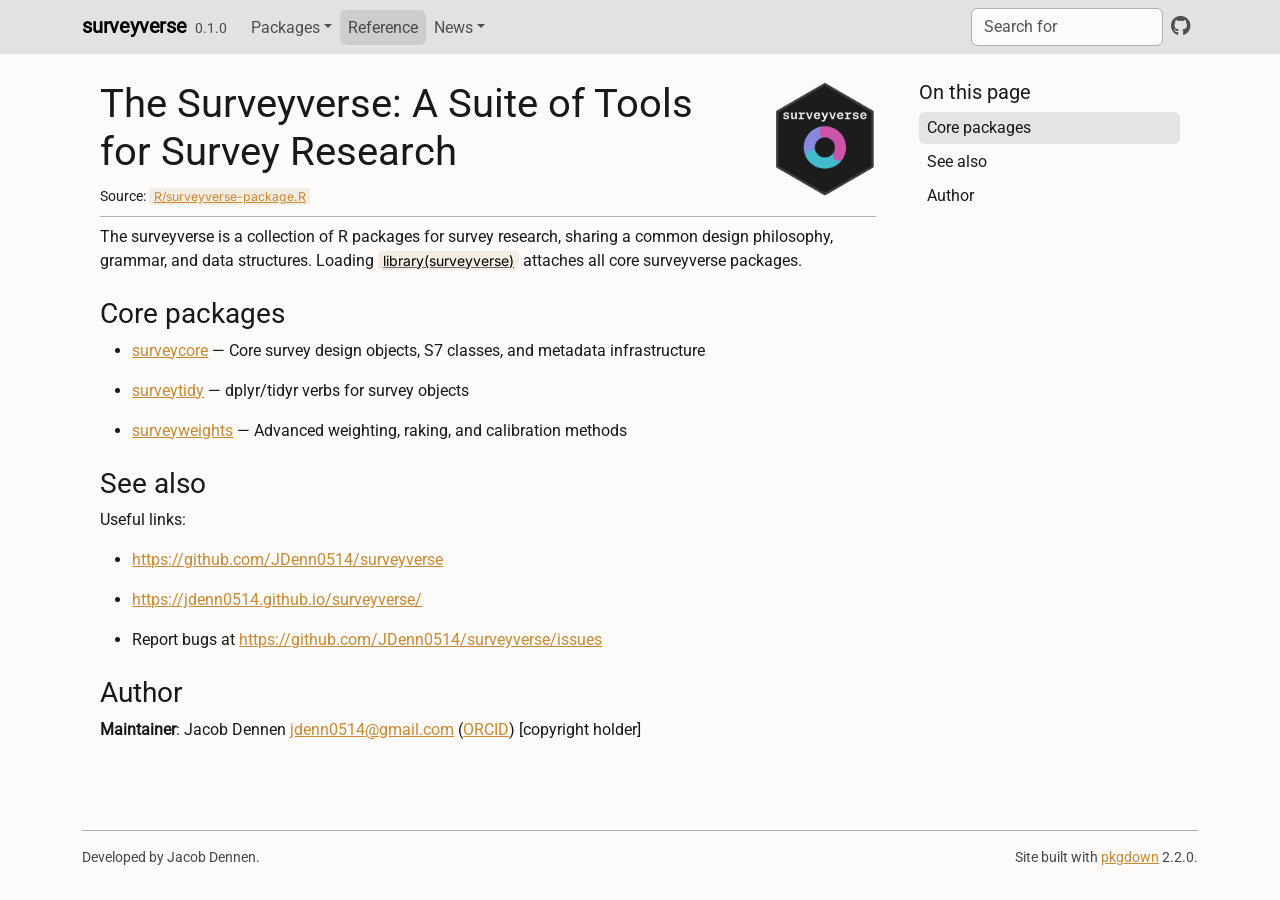
<file: reference/surveyverse-package.html>
<!DOCTYPE html>
<!-- Generated by pkgdown: do not edit by hand --><html lang="en"><head><meta http-equiv="Content-Type" content="text/html; charset=UTF-8"><meta charset="utf-8"><meta http-equiv="X-UA-Compatible" content="IE=edge"><meta name="viewport" content="width=device-width, initial-scale=1, shrink-to-fit=no"><title>The Surveyverse: A Suite of Tools for Survey Research — surveyverse-package • surveyverse</title><!-- favicons --><link rel="icon" type="image/png" sizes="96x96" href="../favicon-96x96.png"><link rel="icon" type="”image/svg+xml”" href="../favicon.svg"><link rel="apple-touch-icon" sizes="180x180" href="../apple-touch-icon.png"><link rel="icon" sizes="any" href="../favicon.ico"><link rel="manifest" href="../site.webmanifest"><script src="../deps/jquery-3.6.0/jquery-3.6.0.min.js"></script><meta name="viewport" content="width=device-width, initial-scale=1, shrink-to-fit=no"><link href="../deps/bootstrap-5.3.1/bootstrap.min.css" rel="stylesheet"><script src="../deps/bootstrap-5.3.1/bootstrap.bundle.min.js"></script><link href="../deps/Roboto-0.4.10/font.css" rel="stylesheet"><link href="../deps/Inter-0.4.10/font.css" rel="stylesheet"><link href="../deps/font-awesome-6.5.2/css/all.min.css" rel="stylesheet"><link href="../deps/font-awesome-6.5.2/css/v4-shims.min.css" rel="stylesheet"><script src="../deps/headroom-0.11.0/headroom.min.js"></script><script src="../deps/headroom-0.11.0/jQuery.headroom.min.js"></script><script src="../deps/bootstrap-toc-1.0.1/bootstrap-toc.min.js"></script><script src="../deps/clipboard.js-2.0.11/clipboard.min.js"></script><script src="../deps/search-1.0.0/autocomplete.jquery.min.js"></script><script src="../deps/search-1.0.0/fuse.min.js"></script><script src="../deps/search-1.0.0/mark.min.js"></script><!-- pkgdown --><script src="../pkgdown.js"></script><link href="../extra.css" rel="stylesheet"><meta property="og:title" content="The Surveyverse: A Suite of Tools for Survey Research — surveyverse-package"><meta name="description" content="The surveyverse is a collection of R packages for survey research, sharing
a common design philosophy, grammar, and data structures. Loading
library(surveyverse) attaches all core surveyverse packages."><meta property="og:description" content="The surveyverse is a collection of R packages for survey research, sharing
a common design philosophy, grammar, and data structures. Loading
library(surveyverse) attaches all core surveyverse packages."><meta property="og:image" content="https://jdenn0514.github.io/surveyverse/logo.png"></head><body>
    <a href="#main" class="visually-hidden-focusable">Skip to contents</a>


    <nav class="navbar navbar-expand-lg fixed-top bg-light" data-bs-theme="light" aria-label="Site navigation"><div class="container">

    <a class="navbar-brand me-2" href="../index.html">surveyverse</a>

    <small class="nav-text text-muted me-auto" data-bs-toggle="tooltip" data-bs-placement="bottom" title="">0.1.0</small>


    <button class="navbar-toggler" type="button" data-bs-toggle="collapse" data-bs-target="#navbar" aria-controls="navbar" aria-expanded="false" aria-label="Toggle navigation">
      <span class="navbar-toggler-icon"></span>
    </button>

    <div id="navbar" class="collapse navbar-collapse ms-3">
      <ul class="navbar-nav me-auto"><li class="nav-item dropdown">
  <button class="nav-link dropdown-toggle" type="button" id="dropdown-packages" data-bs-toggle="dropdown" aria-expanded="false" aria-haspopup="true">Packages</button>
  <ul class="dropdown-menu" aria-labelledby="dropdown-packages"><li><a class="external-link dropdown-item" href="https://jdenn0514.github.io/surveycore/">surveycore</a></li>
    <li><a class="external-link dropdown-item" href="https://jdenn0514.github.io/surveytidy/">surveytidy</a></li>
    <li><a class="external-link dropdown-item" href="https://jdenn0514.github.io/surveyweights/">surveyweights</a></li>
  </ul></li>
<li class="active nav-item"><a class="nav-link" href="../reference/index.html">Reference</a></li>
<li class="nav-item dropdown">
  <button class="nav-link dropdown-toggle" type="button" id="dropdown-news" data-bs-toggle="dropdown" aria-expanded="false" aria-haspopup="true">News</button>
  <ul class="dropdown-menu" aria-labelledby="dropdown-news"><li><h6 class="dropdown-header" data-toc-skip>Releases</h6></li>
    <li><a class="dropdown-item" href="../news/index.html">surveyverse 0.0.0.9000</a></li>
    <li><hr class="dropdown-divider"></li>
    <li><a class="dropdown-item" href="../news/index.html">Changelog</a></li>
  </ul></li>
      </ul><ul class="navbar-nav"><li class="nav-item"><form class="form-inline" role="search">
 <input class="form-control" type="search" name="search-input" id="search-input" autocomplete="off" aria-label="Search site" placeholder="Search for" data-search-index="../search.json"></form></li>
<li class="nav-item"><a class="external-link nav-link" href="https://github.com/JDenn0514/surveyverse/" aria-label="GitHub"><span class="fa fab fa-github fa-lg"></span></a></li>
      </ul></div>


  </div>
</nav><div class="container template-reference-topic">
<div class="row">
  <main id="main" class="col-md-9"><div class="page-header">
      <img src="../logo.png" class="logo" alt=""><h1>The Surveyverse: A Suite of Tools for Survey Research</h1>
      <small class="dont-index">Source: <a href="https://github.com/JDenn0514/surveyverse/blob/main/R/surveyverse-package.R" class="external-link"><code>R/surveyverse-package.R</code></a></small>
      <div class="d-none name"><code>surveyverse-package.Rd</code></div>
    </div>

    <div class="ref-description section level2">
    <p>The surveyverse is a collection of R packages for survey research, sharing
a common design philosophy, grammar, and data structures. Loading
<code><a href="https://github.com/JDenn0514/surveyverse" class="external-link">library(surveyverse)</a></code> attaches all core surveyverse packages.</p>
    </div>


    <div class="section level2">
    <h2 id="core-packages">Core packages<a class="anchor" aria-label="anchor" href="#core-packages"></a></h2>


<ul><li><p><a href="https://jdenn0514.github.io/surveycore/" class="external-link">surveycore</a> — Core survey design
objects, S7 classes, and metadata infrastructure</p></li>
<li><p><a href="https://jdenn0514.github.io/surveytidy/" class="external-link">surveytidy</a> — dplyr/tidyr verbs
for survey objects</p></li>
<li><p><a href="https://jdenn0514.github.io/surveyweights/" class="external-link">surveyweights</a> — Advanced
weighting, raking, and calibration methods</p></li>
</ul></div>
    <div class="section level2">
    <h2 id="see-also">See also<a class="anchor" aria-label="anchor" href="#see-also"></a></h2>
    <div class="dont-index"><p>Useful links:</p><ul><li><p><a href="https://github.com/JDenn0514/surveyverse" class="external-link">https://github.com/JDenn0514/surveyverse</a></p></li>
<li><p><a href="https://jdenn0514.github.io/surveyverse/">https://jdenn0514.github.io/surveyverse/</a></p></li>
<li><p>Report bugs at <a href="https://github.com/JDenn0514/surveyverse/issues" class="external-link">https://github.com/JDenn0514/surveyverse/issues</a></p></li>
</ul></div>
    </div>
    <div class="section level2">
    <h2 id="author">Author<a class="anchor" aria-label="anchor" href="#author"></a></h2>
    <p><strong>Maintainer</strong>: Jacob Dennen <a href="mailto:jdenn0514@gmail.com">jdenn0514@gmail.com</a> (<a href="https://orcid.org/0000-0003-3006-7364" class="external-link">ORCID</a>) [copyright holder]</p>
    </div>

  </main><aside class="col-md-3"><nav id="toc" aria-label="Table of contents"><h2>On this page</h2>
    </nav></aside></div>


    <footer><div class="pkgdown-footer-left">
  <p>Developed by Jacob Dennen.</p>
</div>

<div class="pkgdown-footer-right">
  <p>Site built with <a href="https://pkgdown.r-lib.org/" class="external-link">pkgdown</a> 2.2.0.</p>
</div>

    </footer></div>





  </body></html>
</file>
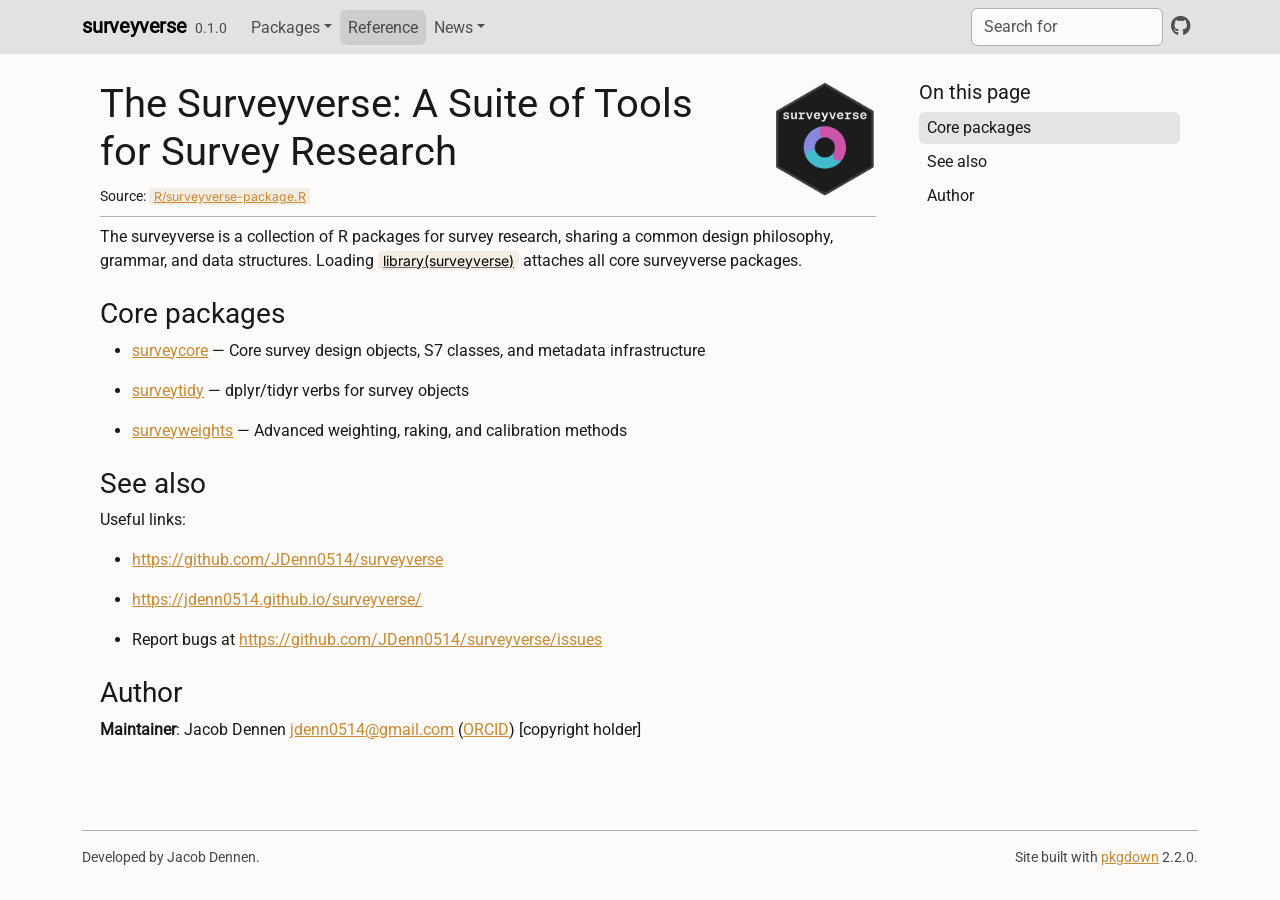
<file: reference/surveyverse.html>
<html>
  <head>
    <meta http-equiv="refresh" content="0;URL=https://jdenn0514.github.io/surveyverse/reference/surveyverse-package.html" />
    <meta name="robots" content="noindex">
    <link rel="canonical" href="https://jdenn0514.github.io/surveyverse/reference/surveyverse-package.html">
  </head>
</html>
</file>
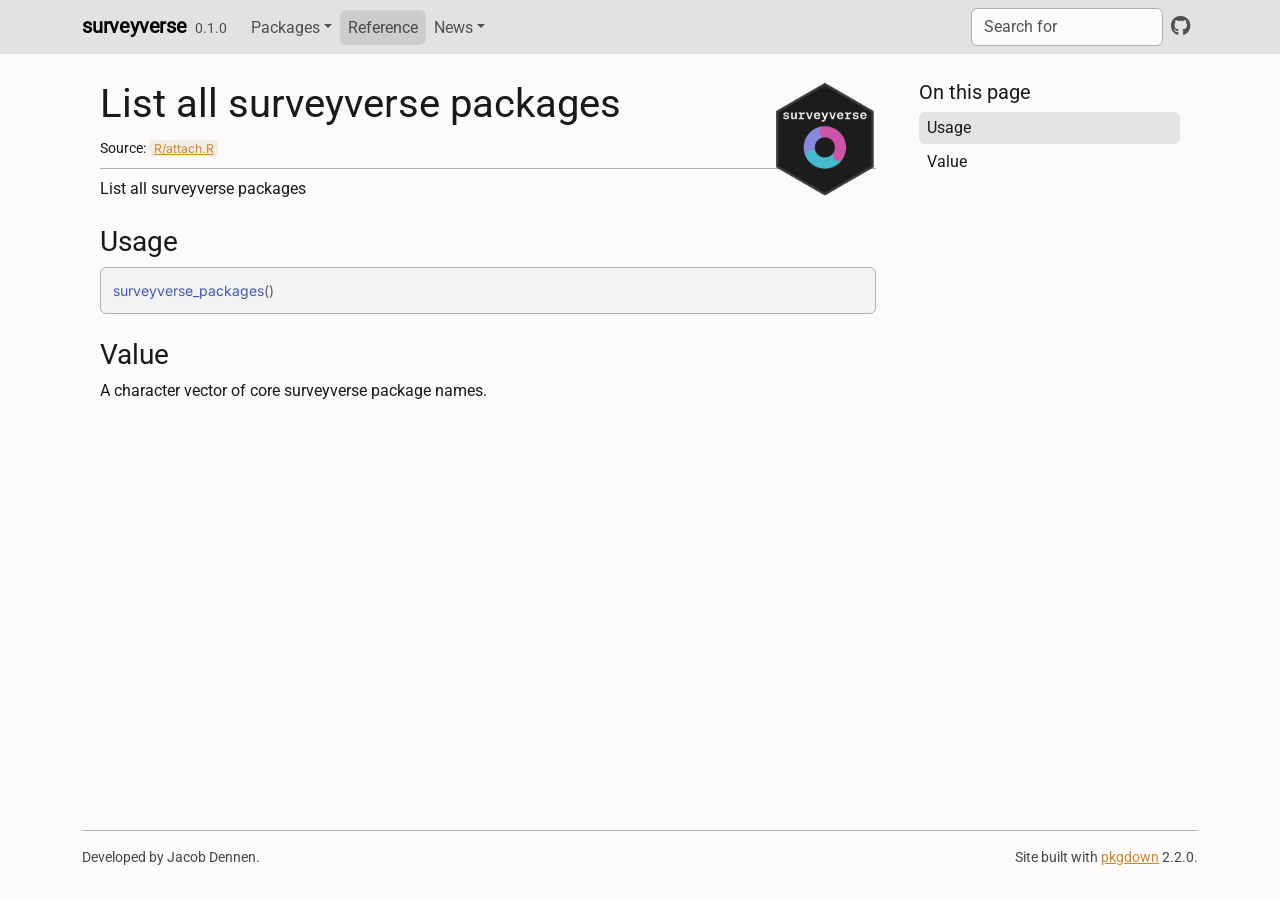
<file: reference/surveyverse_packages.html>
<!DOCTYPE html>
<!-- Generated by pkgdown: do not edit by hand --><html lang="en"><head><meta http-equiv="Content-Type" content="text/html; charset=UTF-8"><meta charset="utf-8"><meta http-equiv="X-UA-Compatible" content="IE=edge"><meta name="viewport" content="width=device-width, initial-scale=1, shrink-to-fit=no"><title>List all surveyverse packages — surveyverse_packages • surveyverse</title><!-- favicons --><link rel="icon" type="image/png" sizes="96x96" href="../favicon-96x96.png"><link rel="icon" type="”image/svg+xml”" href="../favicon.svg"><link rel="apple-touch-icon" sizes="180x180" href="../apple-touch-icon.png"><link rel="icon" sizes="any" href="../favicon.ico"><link rel="manifest" href="../site.webmanifest"><script src="../deps/jquery-3.6.0/jquery-3.6.0.min.js"></script><meta name="viewport" content="width=device-width, initial-scale=1, shrink-to-fit=no"><link href="../deps/bootstrap-5.3.1/bootstrap.min.css" rel="stylesheet"><script src="../deps/bootstrap-5.3.1/bootstrap.bundle.min.js"></script><link href="../deps/Roboto-0.4.10/font.css" rel="stylesheet"><link href="../deps/Inter-0.4.10/font.css" rel="stylesheet"><link href="../deps/font-awesome-6.5.2/css/all.min.css" rel="stylesheet"><link href="../deps/font-awesome-6.5.2/css/v4-shims.min.css" rel="stylesheet"><script src="../deps/headroom-0.11.0/headroom.min.js"></script><script src="../deps/headroom-0.11.0/jQuery.headroom.min.js"></script><script src="../deps/bootstrap-toc-1.0.1/bootstrap-toc.min.js"></script><script src="../deps/clipboard.js-2.0.11/clipboard.min.js"></script><script src="../deps/search-1.0.0/autocomplete.jquery.min.js"></script><script src="../deps/search-1.0.0/fuse.min.js"></script><script src="../deps/search-1.0.0/mark.min.js"></script><!-- pkgdown --><script src="../pkgdown.js"></script><link href="../extra.css" rel="stylesheet"><meta property="og:title" content="List all surveyverse packages — surveyverse_packages"><meta name="description" content="List all surveyverse packages"><meta property="og:description" content="List all surveyverse packages"><meta property="og:image" content="https://jdenn0514.github.io/surveyverse/logo.png"></head><body>
    <a href="#main" class="visually-hidden-focusable">Skip to contents</a>


    <nav class="navbar navbar-expand-lg fixed-top bg-light" data-bs-theme="light" aria-label="Site navigation"><div class="container">

    <a class="navbar-brand me-2" href="../index.html">surveyverse</a>

    <small class="nav-text text-muted me-auto" data-bs-toggle="tooltip" data-bs-placement="bottom" title="">0.1.0</small>


    <button class="navbar-toggler" type="button" data-bs-toggle="collapse" data-bs-target="#navbar" aria-controls="navbar" aria-expanded="false" aria-label="Toggle navigation">
      <span class="navbar-toggler-icon"></span>
    </button>

    <div id="navbar" class="collapse navbar-collapse ms-3">
      <ul class="navbar-nav me-auto"><li class="nav-item dropdown">
  <button class="nav-link dropdown-toggle" type="button" id="dropdown-packages" data-bs-toggle="dropdown" aria-expanded="false" aria-haspopup="true">Packages</button>
  <ul class="dropdown-menu" aria-labelledby="dropdown-packages"><li><a class="external-link dropdown-item" href="https://jdenn0514.github.io/surveycore/">surveycore</a></li>
    <li><a class="external-link dropdown-item" href="https://jdenn0514.github.io/surveytidy/">surveytidy</a></li>
    <li><a class="external-link dropdown-item" href="https://jdenn0514.github.io/surveyweights/">surveyweights</a></li>
  </ul></li>
<li class="active nav-item"><a class="nav-link" href="../reference/index.html">Reference</a></li>
<li class="nav-item dropdown">
  <button class="nav-link dropdown-toggle" type="button" id="dropdown-news" data-bs-toggle="dropdown" aria-expanded="false" aria-haspopup="true">News</button>
  <ul class="dropdown-menu" aria-labelledby="dropdown-news"><li><h6 class="dropdown-header" data-toc-skip>Releases</h6></li>
    <li><a class="dropdown-item" href="../news/index.html">surveyverse 0.0.0.9000</a></li>
    <li><hr class="dropdown-divider"></li>
    <li><a class="dropdown-item" href="../news/index.html">Changelog</a></li>
  </ul></li>
      </ul><ul class="navbar-nav"><li class="nav-item"><form class="form-inline" role="search">
 <input class="form-control" type="search" name="search-input" id="search-input" autocomplete="off" aria-label="Search site" placeholder="Search for" data-search-index="../search.json"></form></li>
<li class="nav-item"><a class="external-link nav-link" href="https://github.com/JDenn0514/surveyverse/" aria-label="GitHub"><span class="fa fab fa-github fa-lg"></span></a></li>
      </ul></div>


  </div>
</nav><div class="container template-reference-topic">
<div class="row">
  <main id="main" class="col-md-9"><div class="page-header">
      <img src="../logo.png" class="logo" alt=""><h1>List all surveyverse packages</h1>
      <small class="dont-index">Source: <a href="https://github.com/JDenn0514/surveyverse/blob/main/R/attach.R" class="external-link"><code>R/attach.R</code></a></small>
      <div class="d-none name"><code>surveyverse_packages.Rd</code></div>
    </div>

    <div class="ref-description section level2">
    <p>List all surveyverse packages</p>
    </div>

    <div class="section level2">
    <h2 id="ref-usage">Usage<a class="anchor" aria-label="anchor" href="#ref-usage"></a></h2>
    <div class="sourceCode"><pre class="sourceCode r"><code><span><span class="fu">surveyverse_packages</span><span class="op">(</span><span class="op">)</span></span></code></pre></div>
    </div>

    <div class="section level2">
    <h2 id="value">Value<a class="anchor" aria-label="anchor" href="#value"></a></h2>
    <p>A character vector of core surveyverse package names.</p>
    </div>

  </main><aside class="col-md-3"><nav id="toc" aria-label="Table of contents"><h2>On this page</h2>
    </nav></aside></div>


    <footer><div class="pkgdown-footer-left">
  <p>Developed by Jacob Dennen.</p>
</div>

<div class="pkgdown-footer-right">
  <p>Site built with <a href="https://pkgdown.r-lib.org/" class="external-link">pkgdown</a> 2.2.0.</p>
</div>

    </footer></div>





  </body></html>
</file>
<file: deps/Roboto-0.4.10/font.css>
/* cyrillic-ext */
@font-face {
  font-family: 'Roboto';
  font-style: normal;
  font-weight: 400;
  font-stretch: 100%;
  font-display: swap;
  src: url(KFOMCnqEu92Fr1ME7kSn66aGLdTylUAMQXC89YmC2DPNWubEbVmZiArmlw.woff2) format('woff2');
  unicode-range: U+0460-052F, U+1C80-1C8A, U+20B4, U+2DE0-2DFF, U+A640-A69F, U+FE2E-FE2F;
}
/* cyrillic */
@font-face {
  font-family: 'Roboto';
  font-style: normal;
  font-weight: 400;
  font-stretch: 100%;
  font-display: swap;
  src: url(KFOMCnqEu92Fr1ME7kSn66aGLdTylUAMQXC89YmC2DPNWubEbVmQiArmlw.woff2) format('woff2');
  unicode-range: U+0301, U+0400-045F, U+0490-0491, U+04B0-04B1, U+2116;
}
/* greek-ext */
@font-face {
  font-family: 'Roboto';
  font-style: normal;
  font-weight: 400;
  font-stretch: 100%;
  font-display: swap;
  src: url(KFOMCnqEu92Fr1ME7kSn66aGLdTylUAMQXC89YmC2DPNWubEbVmYiArmlw.woff2) format('woff2');
  unicode-range: U+1F00-1FFF;
}
/* greek */
@font-face {
  font-family: 'Roboto';
  font-style: normal;
  font-weight: 400;
  font-stretch: 100%;
  font-display: swap;
  src: url(KFOMCnqEu92Fr1ME7kSn66aGLdTylUAMQXC89YmC2DPNWubEbVmXiArmlw.woff2) format('woff2');
  unicode-range: U+0370-0377, U+037A-037F, U+0384-038A, U+038C, U+038E-03A1, U+03A3-03FF;
}
/* math */
@font-face {
  font-family: 'Roboto';
  font-style: normal;
  font-weight: 400;
  font-stretch: 100%;
  font-display: swap;
  src: url(KFOMCnqEu92Fr1ME7kSn66aGLdTylUAMQXC89YmC2DPNWubEbVnoiArmlw.woff2) format('woff2');
  unicode-range: U+0302-0303, U+0305, U+0307-0308, U+0310, U+0312, U+0315, U+031A, U+0326-0327, U+032C, U+032F-0330, U+0332-0333, U+0338, U+033A, U+0346, U+034D, U+0391-03A1, U+03A3-03A9, U+03B1-03C9, U+03D1, U+03D5-03D6, U+03F0-03F1, U+03F4-03F5, U+2016-2017, U+2034-2038, U+203C, U+2040, U+2043, U+2047, U+2050, U+2057, U+205F, U+2070-2071, U+2074-208E, U+2090-209C, U+20D0-20DC, U+20E1, U+20E5-20EF, U+2100-2112, U+2114-2115, U+2117-2121, U+2123-214F, U+2190, U+2192, U+2194-21AE, U+21B0-21E5, U+21F1-21F2, U+21F4-2211, U+2213-2214, U+2216-22FF, U+2308-230B, U+2310, U+2319, U+231C-2321, U+2336-237A, U+237C, U+2395, U+239B-23B7, U+23D0, U+23DC-23E1, U+2474-2475, U+25AF, U+25B3, U+25B7, U+25BD, U+25C1, U+25CA, U+25CC, U+25FB, U+266D-266F, U+27C0-27FF, U+2900-2AFF, U+2B0E-2B11, U+2B30-2B4C, U+2BFE, U+3030, U+FF5B, U+FF5D, U+1D400-1D7FF, U+1EE00-1EEFF;
}
/* symbols */
@font-face {
  font-family: 'Roboto';
  font-style: normal;
  font-weight: 400;
  font-stretch: 100%;
  font-display: swap;
  src: url(KFOMCnqEu92Fr1ME7kSn66aGLdTylUAMQXC89YmC2DPNWubEbVn6iArmlw.woff2) format('woff2');
  unicode-range: U+0001-000C, U+000E-001F, U+007F-009F, U+20DD-20E0, U+20E2-20E4, U+2150-218F, U+2190, U+2192, U+2194-2199, U+21AF, U+21E6-21F0, U+21F3, U+2218-2219, U+2299, U+22C4-22C6, U+2300-243F, U+2440-244A, U+2460-24FF, U+25A0-27BF, U+2800-28FF, U+2921-2922, U+2981, U+29BF, U+29EB, U+2B00-2BFF, U+4DC0-4DFF, U+FFF9-FFFB, U+10140-1018E, U+10190-1019C, U+101A0, U+101D0-101FD, U+102E0-102FB, U+10E60-10E7E, U+1D2C0-1D2D3, U+1D2E0-1D37F, U+1F000-1F0FF, U+1F100-1F1AD, U+1F1E6-1F1FF, U+1F30D-1F30F, U+1F315, U+1F31C, U+1F31E, U+1F320-1F32C, U+1F336, U+1F378, U+1F37D, U+1F382, U+1F393-1F39F, U+1F3A7-1F3A8, U+1F3AC-1F3AF, U+1F3C2, U+1F3C4-1F3C6, U+1F3CA-1F3CE, U+1F3D4-1F3E0, U+1F3ED, U+1F3F1-1F3F3, U+1F3F5-1F3F7, U+1F408, U+1F415, U+1F41F, U+1F426, U+1F43F, U+1F441-1F442, U+1F444, U+1F446-1F449, U+1F44C-1F44E, U+1F453, U+1F46A, U+1F47D, U+1F4A3, U+1F4B0, U+1F4B3, U+1F4B9, U+1F4BB, U+1F4BF, U+1F4C8-1F4CB, U+1F4D6, U+1F4DA, U+1F4DF, U+1F4E3-1F4E6, U+1F4EA-1F4ED, U+1F4F7, U+1F4F9-1F4FB, U+1F4FD-1F4FE, U+1F503, U+1F507-1F50B, U+1F50D, U+1F512-1F513, U+1F53E-1F54A, U+1F54F-1F5FA, U+1F610, U+1F650-1F67F, U+1F687, U+1F68D, U+1F691, U+1F694, U+1F698, U+1F6AD, U+1F6B2, U+1F6B9-1F6BA, U+1F6BC, U+1F6C6-1F6CF, U+1F6D3-1F6D7, U+1F6E0-1F6EA, U+1F6F0-1F6F3, U+1F6F7-1F6FC, U+1F700-1F7FF, U+1F800-1F80B, U+1F810-1F847, U+1F850-1F859, U+1F860-1F887, U+1F890-1F8AD, U+1F8B0-1F8BB, U+1F8C0-1F8C1, U+1F900-1F90B, U+1F93B, U+1F946, U+1F984, U+1F996, U+1F9E9, U+1FA00-1FA6F, U+1FA70-1FA7C, U+1FA80-1FA89, U+1FA8F-1FAC6, U+1FACE-1FADC, U+1FADF-1FAE9, U+1FAF0-1FAF8, U+1FB00-1FBFF;
}
/* vietnamese */
@font-face {
  font-family: 'Roboto';
  font-style: normal;
  font-weight: 400;
  font-stretch: 100%;
  font-display: swap;
  src: url(KFOMCnqEu92Fr1ME7kSn66aGLdTylUAMQXC89YmC2DPNWubEbVmbiArmlw.woff2) format('woff2');
  unicode-range: U+0102-0103, U+0110-0111, U+0128-0129, U+0168-0169, U+01A0-01A1, U+01AF-01B0, U+0300-0301, U+0303-0304, U+0308-0309, U+0323, U+0329, U+1EA0-1EF9, U+20AB;
}
/* latin-ext */
@font-face {
  font-family: 'Roboto';
  font-style: normal;
  font-weight: 400;
  font-stretch: 100%;
  font-display: swap;
  src: url(KFOMCnqEu92Fr1ME7kSn66aGLdTylUAMQXC89YmC2DPNWubEbVmaiArmlw.woff2) format('woff2');
  unicode-range: U+0100-02BA, U+02BD-02C5, U+02C7-02CC, U+02CE-02D7, U+02DD-02FF, U+0304, U+0308, U+0329, U+1D00-1DBF, U+1E00-1E9F, U+1EF2-1EFF, U+2020, U+20A0-20AB, U+20AD-20C0, U+2113, U+2C60-2C7F, U+A720-A7FF;
}
/* latin */
@font-face {
  font-family: 'Roboto';
  font-style: normal;
  font-weight: 400;
  font-stretch: 100%;
  font-display: swap;
  src: url(KFOMCnqEu92Fr1ME7kSn66aGLdTylUAMQXC89YmC2DPNWubEbVmUiAo.woff2) format('woff2');
  unicode-range: U+0000-00FF, U+0131, U+0152-0153, U+02BB-02BC, U+02C6, U+02DA, U+02DC, U+0304, U+0308, U+0329, U+2000-206F, U+20AC, U+2122, U+2191, U+2193, U+2212, U+2215, U+FEFF, U+FFFD;
}
</file>
<file: deps/Inter-0.4.10/font.css>
/* cyrillic-ext */
@font-face {
  font-family: 'Inter';
  font-style: normal;
  font-weight: 400;
  font-display: swap;
  src: url(UcCO3FwrK3iLTeHuS_nVMrMxCp50SjIw2boKoduKmMEVuLyfAZJhiI2B.woff2) format('woff2');
  unicode-range: U+0460-052F, U+1C80-1C8A, U+20B4, U+2DE0-2DFF, U+A640-A69F, U+FE2E-FE2F;
}
/* cyrillic */
@font-face {
  font-family: 'Inter';
  font-style: normal;
  font-weight: 400;
  font-display: swap;
  src: url(UcCO3FwrK3iLTeHuS_nVMrMxCp50SjIw2boKoduKmMEVuLyfAZthiI2B.woff2) format('woff2');
  unicode-range: U+0301, U+0400-045F, U+0490-0491, U+04B0-04B1, U+2116;
}
/* greek-ext */
@font-face {
  font-family: 'Inter';
  font-style: normal;
  font-weight: 400;
  font-display: swap;
  src: url(UcCO3FwrK3iLTeHuS_nVMrMxCp50SjIw2boKoduKmMEVuLyfAZNhiI2B.woff2) format('woff2');
  unicode-range: U+1F00-1FFF;
}
/* greek */
@font-face {
  font-family: 'Inter';
  font-style: normal;
  font-weight: 400;
  font-display: swap;
  src: url(UcCO3FwrK3iLTeHuS_nVMrMxCp50SjIw2boKoduKmMEVuLyfAZxhiI2B.woff2) format('woff2');
  unicode-range: U+0370-0377, U+037A-037F, U+0384-038A, U+038C, U+038E-03A1, U+03A3-03FF;
}
/* vietnamese */
@font-face {
  font-family: 'Inter';
  font-style: normal;
  font-weight: 400;
  font-display: swap;
  src: url(UcCO3FwrK3iLTeHuS_nVMrMxCp50SjIw2boKoduKmMEVuLyfAZBhiI2B.woff2) format('woff2');
  unicode-range: U+0102-0103, U+0110-0111, U+0128-0129, U+0168-0169, U+01A0-01A1, U+01AF-01B0, U+0300-0301, U+0303-0304, U+0308-0309, U+0323, U+0329, U+1EA0-1EF9, U+20AB;
}
/* latin-ext */
@font-face {
  font-family: 'Inter';
  font-style: normal;
  font-weight: 400;
  font-display: swap;
  src: url(UcCO3FwrK3iLTeHuS_nVMrMxCp50SjIw2boKoduKmMEVuLyfAZFhiI2B.woff2) format('woff2');
  unicode-range: U+0100-02BA, U+02BD-02C5, U+02C7-02CC, U+02CE-02D7, U+02DD-02FF, U+0304, U+0308, U+0329, U+1D00-1DBF, U+1E00-1E9F, U+1EF2-1EFF, U+2020, U+20A0-20AB, U+20AD-20C0, U+2113, U+2C60-2C7F, U+A720-A7FF;
}
/* latin */
@font-face {
  font-family: 'Inter';
  font-style: normal;
  font-weight: 400;
  font-display: swap;
  src: url(UcCO3FwrK3iLTeHuS_nVMrMxCp50SjIw2boKoduKmMEVuLyfAZ9hiA.woff2) format('woff2');
  unicode-range: U+0000-00FF, U+0131, U+0152-0153, U+02BB-02BC, U+02C6, U+02DA, U+02DC, U+0304, U+0308, U+0329, U+2000-206F, U+20AC, U+2122, U+2191, U+2193, U+2212, U+2215, U+FEFF, U+FFFD;
}
</file>
<file: extra.css>
/* surveyverse pkgdown extras */

/* Card hover lift */
.card {
  transition: transform 0.15s ease, box-shadow 0.15s ease;
}
.card:hover {
  transform: translateY(-3px);
  box-shadow: 0 0.5rem 1rem rgba(0, 0, 0, 0.12) !important;
}

/* Give the package card grid a little breathing room on the home page */
.row.g-4 {
  margin-top: 0.5rem;
  margin-bottom: 1.5rem;
}

/* Tighten navbar brand */
.navbar-brand {
  font-weight: 700;
  letter-spacing: -0.01em;
}

/* Make inline code slightly warmer to match the bg */
code {
  background-color: #f3ede3;
  border-radius: 3px;
  padding: 0.1em 0.35em;
}
</file>
<file: deps/font-awesome-6.5.2/css/v4-shims.min.css>
/*!
 * Font Awesome Free 6.5.2 by @fontawesome - https://fontawesome.com
 * License - https://fontawesome.com/license/free (Icons: CC BY 4.0, Fonts: SIL OFL 1.1, Code: MIT License)
 * Copyright 2024 Fonticons, Inc.
 */
.fa.fa-glass:before{content:"\f000"}.fa.fa-envelope-o{font-family:"Font Awesome 6 Free";font-weight:400}.fa.fa-envelope-o:before{content:"\f0e0"}.fa.fa-star-o{font-family:"Font Awesome 6 Free";font-weight:400}.fa.fa-star-o:before{content:"\f005"}.fa.fa-close:before,.fa.fa-remove:before{content:"\f00d"}.fa.fa-gear:before{content:"\f013"}.fa.fa-trash-o{font-family:"Font Awesome 6 Free";font-weight:400}.fa.fa-trash-o:before{content:"\f2ed"}.fa.fa-home:before{content:"\f015"}.fa.fa-file-o{font-family:"Font Awesome 6 Free";font-weight:400}.fa.fa-file-o:before{content:"\f15b"}.fa.fa-clock-o{font-family:"Font Awesome 6 Free";font-weight:400}.fa.fa-clock-o:before{content:"\f017"}.fa.fa-arrow-circle-o-down{font-family:"Font Awesome 6 Free";font-weight:400}.fa.fa-arrow-circle-o-down:before{content:"\f358"}.fa.fa-arrow-circle-o-up{font-family:"Font Awesome 6 Free";font-weight:400}.fa.fa-arrow-circle-o-up:before{content:"\f35b"}.fa.fa-play-circle-o{font-family:"Font Awesome 6 Free";font-weight:400}.fa.fa-play-circle-o:before{content:"\f144"}.fa.fa-repeat:before,.fa.fa-rotate-right:before{content:"\f01e"}.fa.fa-refresh:before{content:"\f021"}.fa.fa-list-alt{font-family:"Font Awesome 6 Free";font-weight:400}.fa.fa-list-alt:before{content:"\f022"}.fa.fa-dedent:before{content:"\f03b"}.fa.fa-video-camera:before{content:"\f03d"}.fa.fa-picture-o{font-family:"Font Awesome 6 Free";font-weight:400}.fa.fa-picture-o:before{content:"\f03e"}.fa.fa-photo{font-family:"Font Awesome 6 Free";font-weight:400}.fa.fa-photo:before{content:"\f03e"}.fa.fa-image{font-family:"Font Awesome 6 Free";font-weight:400}.fa.fa-image:before{content:"\f03e"}.fa.fa-map-marker:before{content:"\f3c5"}.fa.fa-pencil-square-o{font-family:"Font Awesome 6 Free";font-weight:400}.fa.fa-pencil-square-o:before{content:"\f044"}.fa.fa-edit{font-family:"Font Awesome 6 Free";font-weight:400}.fa.fa-edit:before{content:"\f044"}.fa.fa-share-square-o:before{content:"\f14d"}.fa.fa-check-square-o{font-family:"Font Awesome 6 Free";font-weight:400}.fa.fa-check-square-o:before{content:"\f14a"}.fa.fa-arrows:before{content:"\f0b2"}.fa.fa-times-circle-o{font-family:"Font Awesome 6 Free";font-weight:400}.fa.fa-times-circle-o:before{content:"\f057"}.fa.fa-check-circle-o{font-family:"Font Awesome 6 Free";font-weight:400}.fa.fa-check-circle-o:before{content:"\f058"}.fa.fa-mail-forward:before{content:"\f064"}.fa.fa-expand:before{content:"\f424"}.fa.fa-compress:before{content:"\f422"}.fa.fa-eye,.fa.fa-eye-slash{font-family:"Font Awesome 6 Free";font-weight:400}.fa.fa-warning:before{content:"\f071"}.fa.fa-calendar:before{content:"\f073"}.fa.fa-arrows-v:before{content:"\f338"}.fa.fa-arrows-h:before{content:"\f337"}.fa.fa-bar-chart-o:before,.fa.fa-bar-chart:before{content:"\e0e3"}.fa.fa-twitter-square{font-family:"Font Awesome 6 Brands";font-weight:400}.fa.fa-twitter-square:before{content:"\f081"}.fa.fa-facebook-square{font-family:"Font Awesome 6 Brands";font-weight:400}.fa.fa-facebook-square:before{content:"\f082"}.fa.fa-gears:before{content:"\f085"}.fa.fa-thumbs-o-up{font-family:"Font Awesome 6 Free";font-weight:400}.fa.fa-thumbs-o-up:before{content:"\f164"}.fa.fa-thumbs-o-down{font-family:"Font Awesome 6 Free";font-weight:400}.fa.fa-thumbs-o-down:before{content:"\f165"}.fa.fa-heart-o{font-family:"Font Awesome 6 Free";font-weight:400}.fa.fa-heart-o:before{content:"\f004"}.fa.fa-sign-out:before{content:"\f2f5"}.fa.fa-linkedin-square{font-family:"Font Awesome 6 Brands";font-weight:400}.fa.fa-linkedin-square:before{content:"\f08c"}.fa.fa-thumb-tack:before{content:"\f08d"}.fa.fa-external-link:before{content:"\f35d"}.fa.fa-sign-in:before{content:"\f2f6"}.fa.fa-github-square{font-family:"Font Awesome 6 Brands";font-weight:400}.fa.fa-github-square:before{content:"\f092"}.fa.fa-lemon-o{font-family:"Font Awesome 6 Free";font-weight:400}.fa.fa-lemon-o:before{content:"\f094"}.fa.fa-square-o{font-family:"Font Awesome 6 Free";font-weight:400}.fa.fa-square-o:before{content:"\f0c8"}.fa.fa-bookmark-o{font-family:"Font Awesome 6 Free";font-weight:400}.fa.fa-bookmark-o:before{content:"\f02e"}.fa.fa-facebook,.fa.fa-twitter{font-family:"Font Awesome 6 Brands";font-weight:400}.fa.fa-facebook:before{content:"\f39e"}.fa.fa-facebook-f{font-family:"Font Awesome 6 Brands";font-weight:400}.fa.fa-facebook-f:before{content:"\f39e"}.fa.fa-github{font-family:"Font Awesome 6 Brands";font-weight:400}.fa.fa-credit-card{font-family:"Font Awesome 6 Free";font-weight:400}.fa.fa-feed:before{content:"\f09e"}.fa.fa-hdd-o{font-family:"Font Awesome 6 Free";font-weight:400}.fa.fa-hdd-o:before{content:"\f0a0"}.fa.fa-hand-o-right{font-family:"Font Awesome 6 Free";font-weight:400}.fa.fa-hand-o-right:before{content:"\f0a4"}.fa.fa-hand-o-left{font-family:"Font Awesome 6 Free";font-weight:400}.fa.fa-hand-o-left:before{content:"\f0a5"}.fa.fa-hand-o-up{font-family:"Font Awesome 6 Free";font-weight:400}.fa.fa-hand-o-up:before{content:"\f0a6"}.fa.fa-hand-o-down{font-family:"Font Awesome 6 Free";font-weight:400}.fa.fa-hand-o-down:before{content:"\f0a7"}.fa.fa-globe:before{content:"\f57d"}.fa.fa-tasks:before{content:"\f828"}.fa.fa-arrows-alt:before{content:"\f31e"}.fa.fa-group:before{content:"\f0c0"}.fa.fa-chain:before{content:"\f0c1"}.fa.fa-cut:before{content:"\f0c4"}.fa.fa-files-o{font-family:"Font Awesome 6 Free";font-weight:400}.fa.fa-files-o:before{content:"\f0c5"}.fa.fa-floppy-o{font-family:"Font Awesome 6 Free";font-weight:400}.fa.fa-floppy-o:before{content:"\f0c7"}.fa.fa-save{font-family:"Font Awesome 6 Free";font-weight:400}.fa.fa-save:before{content:"\f0c7"}.fa.fa-navicon:before,.fa.fa-reorder:before{content:"\f0c9"}.fa.fa-magic:before{content:"\e2ca"}.fa.fa-pinterest,.fa.fa-pinterest-square{font-family:"Font Awesome 6 Brands";font-weight:400}.fa.fa-pinterest-square:before{content:"\f0d3"}.fa.fa-google-plus-square{font-family:"Font Awesome 6 Brands";font-weight:400}.fa.fa-google-plus-square:before{content:"\f0d4"}.fa.fa-google-plus{font-family:"Font Awesome 6 Brands";font-weight:400}.fa.fa-google-plus:before{content:"\f0d5"}.fa.fa-money:before{content:"\f3d1"}.fa.fa-unsorted:before{content:"\f0dc"}.fa.fa-sort-desc:before{content:"\f0dd"}.fa.fa-sort-asc:before{content:"\f0de"}.fa.fa-linkedin{font-family:"Font Awesome 6 Brands";font-weight:400}.fa.fa-linkedin:before{content:"\f0e1"}.fa.fa-rotate-left:before{content:"\f0e2"}.fa.fa-legal:before{content:"\f0e3"}.fa.fa-dashboard:before,.fa.fa-tachometer:before{content:"\f625"}.fa.fa-comment-o{font-family:"Font Awesome 6 Free";font-weight:400}.fa.fa-comment-o:before{content:"\f075"}.fa.fa-comments-o{font-family:"Font Awesome 6 Free";font-weight:400}.fa.fa-comments-o:before{content:"\f086"}.fa.fa-flash:before{content:"\f0e7"}.fa.fa-clipboard:before{content:"\f0ea"}.fa.fa-lightbulb-o{font-family:"Font Awesome 6 Free";font-weight:400}.fa.fa-lightbulb-o:before{content:"\f0eb"}.fa.fa-exchange:before{content:"\f362"}.fa.fa-cloud-download:before{content:"\f0ed"}.fa.fa-cloud-upload:before{content:"\f0ee"}.fa.fa-bell-o{font-family:"Font Awesome 6 Free";font-weight:400}.fa.fa-bell-o:before{content:"\f0f3"}.fa.fa-cutlery:before{content:"\f2e7"}.fa.fa-file-text-o{font-family:"Font Awesome 6 Free";font-weight:400}.fa.fa-file-text-o:before{content:"\f15c"}.fa.fa-building-o{font-family:"Font Awesome 6 Free";font-weight:400}.fa.fa-building-o:before{content:"\f1ad"}.fa.fa-hospital-o{font-family:"Font Awesome 6 Free";font-weight:400}.fa.fa-hospital-o:before{content:"\f0f8"}.fa.fa-tablet:before{content:"\f3fa"}.fa.fa-mobile-phone:before,.fa.fa-mobile:before{content:"\f3cd"}.fa.fa-circle-o{font-family:"Font Awesome 6 Free";font-weight:400}.fa.fa-circle-o:before{content:"\f111"}.fa.fa-mail-reply:before{content:"\f3e5"}.fa.fa-github-alt{font-family:"Font Awesome 6 Brands";font-weight:400}.fa.fa-folder-o{font-family:"Font Awesome 6 Free";font-weight:400}.fa.fa-folder-o:before{content:"\f07b"}.fa.fa-folder-open-o{font-family:"Font Awesome 6 Free";font-weight:400}.fa.fa-folder-open-o:before{content:"\f07c"}.fa.fa-smile-o{font-family:"Font Awesome 6 Free";font-weight:400}.fa.fa-smile-o:before{content:"\f118"}.fa.fa-frown-o{font-family:"Font Awesome 6 Free";font-weight:400}.fa.fa-frown-o:before{content:"\f119"}.fa.fa-meh-o{font-family:"Font Awesome 6 Free";font-weight:400}.fa.fa-meh-o:before{content:"\f11a"}.fa.fa-keyboard-o{font-family:"Font Awesome 6 Free";font-weight:400}.fa.fa-keyboard-o:before{content:"\f11c"}.fa.fa-flag-o{font-family:"Font Awesome 6 Free";font-weight:400}.fa.fa-flag-o:before{content:"\f024"}.fa.fa-mail-reply-all:before{content:"\f122"}.fa.fa-star-half-o{font-family:"Font Awesome 6 Free";font-weight:400}.fa.fa-star-half-o:before{content:"\f5c0"}.fa.fa-star-half-empty{font-family:"Font Awesome 6 Free";font-weight:400}.fa.fa-star-half-empty:before{content:"\f5c0"}.fa.fa-star-half-full{font-family:"Font Awesome 6 Free";font-weight:400}.fa.fa-star-half-full:before{content:"\f5c0"}.fa.fa-code-fork:before{content:"\f126"}.fa.fa-chain-broken:before,.fa.fa-unlink:before{content:"\f127"}.fa.fa-calendar-o{font-family:"Font Awesome 6 Free";font-weight:400}.fa.fa-calendar-o:before{content:"\f133"}.fa.fa-css3,.fa.fa-html5,.fa.fa-maxcdn{font-family:"Font Awesome 6 Brands";font-weight:400}.fa.fa-unlock-alt:before{content:"\f09c"}.fa.fa-minus-square-o{font-family:"Font Awesome 6 Free";font-weight:400}.fa.fa-minus-square-o:before{content:"\f146"}.fa.fa-level-up:before{content:"\f3bf"}.fa.fa-level-down:before{content:"\f3be"}.fa.fa-pencil-square:before{content:"\f14b"}.fa.fa-external-link-square:before{content:"\f360"}.fa.fa-compass{font-family:"Font Awesome 6 Free";font-weight:400}.fa.fa-caret-square-o-down{font-family:"Font Awesome 6 Free";font-weight:400}.fa.fa-caret-square-o-down:before{content:"\f150"}.fa.fa-toggle-down{font-family:"Font Awesome 6 Free";font-weight:400}.fa.fa-toggle-down:before{content:"\f150"}.fa.fa-caret-square-o-up{font-family:"Font Awesome 6 Free";font-weight:400}.fa.fa-caret-square-o-up:before{content:"\f151"}.fa.fa-toggle-up{font-family:"Font Awesome 6 Free";font-weight:400}.fa.fa-toggle-up:before{content:"\f151"}.fa.fa-caret-square-o-right{font-family:"Font Awesome 6 Free";font-weight:400}.fa.fa-caret-square-o-right:before{content:"\f152"}.fa.fa-toggle-right{font-family:"Font Awesome 6 Free";font-weight:400}.fa.fa-toggle-right:before{content:"\f152"}.fa.fa-eur:before,.fa.fa-euro:before{content:"\f153"}.fa.fa-gbp:before{content:"\f154"}.fa.fa-dollar:before,.fa.fa-usd:before{content:"\24"}.fa.fa-inr:before,.fa.fa-rupee:before{content:"\e1bc"}.fa.fa-cny:before,.fa.fa-jpy:before,.fa.fa-rmb:before,.fa.fa-yen:before{content:"\f157"}.fa.fa-rouble:before,.fa.fa-rub:before,.fa.fa-ruble:before{content:"\f158"}.fa.fa-krw:before,.fa.fa-won:before{content:"\f159"}.fa.fa-bitcoin,.fa.fa-btc{font-family:"Font Awesome 6 Brands";font-weight:400}.fa.fa-bitcoin:before{content:"\f15a"}.fa.fa-file-text:before{content:"\f15c"}.fa.fa-sort-alpha-asc:before{content:"\f15d"}.fa.fa-sort-alpha-desc:before{content:"\f881"}.fa.fa-sort-amount-asc:before{content:"\f884"}.fa.fa-sort-amount-desc:before{content:"\f160"}.fa.fa-sort-numeric-asc:before{content:"\f162"}.fa.fa-sort-numeric-desc:before{content:"\f886"}.fa.fa-youtube-square{font-family:"Font Awesome 6 Brands";font-weight:400}.fa.fa-youtube-square:before{content:"\f431"}.fa.fa-xing,.fa.fa-xing-square,.fa.fa-youtube{font-family:"Font Awesome 6 Brands";font-weight:400}.fa.fa-xing-square:before{content:"\f169"}.fa.fa-youtube-play{font-family:"Font Awesome 6 Brands";font-weight:400}.fa.fa-youtube-play:before{content:"\f167"}.fa.fa-adn,.fa.fa-bitbucket,.fa.fa-bitbucket-square,.fa.fa-dropbox,.fa.fa-flickr,.fa.fa-instagram,.fa.fa-stack-overflow{font-family:"Font Awesome 6 Brands";font-weight:400}.fa.fa-bitbucket-square:before{content:"\f171"}.fa.fa-tumblr,.fa.fa-tumblr-square{font-family:"Font Awesome 6 Brands";font-weight:400}.fa.fa-tumblr-square:before{content:"\f174"}.fa.fa-long-arrow-down:before{content:"\f309"}.fa.fa-long-arrow-up:before{content:"\f30c"}.fa.fa-long-arrow-left:before{content:"\f30a"}.fa.fa-long-arrow-right:before{content:"\f30b"}.fa.fa-android,.fa.fa-apple,.fa.fa-dribbble,.fa.fa-foursquare,.fa.fa-gittip,.fa.fa-gratipay,.fa.fa-linux,.fa.fa-skype,.fa.fa-trello,.fa.fa-windows{font-family:"Font Awesome 6 Brands";font-weight:400}.fa.fa-gittip:before{content:"\f184"}.fa.fa-sun-o{font-family:"Font Awesome 6 Free";font-weight:400}.fa.fa-sun-o:before{content:"\f185"}.fa.fa-moon-o{font-family:"Font Awesome 6 Free";font-weight:400}.fa.fa-moon-o:before{content:"\f186"}.fa.fa-pagelines,.fa.fa-renren,.fa.fa-stack-exchange,.fa.fa-vk,.fa.fa-weibo{font-family:"Font Awesome 6 Brands";font-weight:400}.fa.fa-arrow-circle-o-right{font-family:"Font Awesome 6 Free";font-weight:400}.fa.fa-arrow-circle-o-right:before{content:"\f35a"}.fa.fa-arrow-circle-o-left{font-family:"Font Awesome 6 Free";font-weight:400}.fa.fa-arrow-circle-o-left:before{content:"\f359"}.fa.fa-caret-square-o-left{font-family:"Font Awesome 6 Free";font-weight:400}.fa.fa-caret-square-o-left:before{content:"\f191"}.fa.fa-toggle-left{font-family:"Font Awesome 6 Free";font-weight:400}.fa.fa-toggle-left:before{content:"\f191"}.fa.fa-dot-circle-o{font-family:"Font Awesome 6 Free";font-weight:400}.fa.fa-dot-circle-o:before{content:"\f192"}.fa.fa-vimeo-square{font-family:"Font Awesome 6 Brands";font-weight:400}.fa.fa-vimeo-square:before{content:"\f194"}.fa.fa-try:before,.fa.fa-turkish-lira:before{content:"\e2bb"}.fa.fa-plus-square-o{font-family:"Font Awesome 6 Free";font-weight:400}.fa.fa-plus-square-o:before{content:"\f0fe"}.fa.fa-openid,.fa.fa-slack,.fa.fa-wordpress{font-family:"Font Awesome 6 Brands";font-weight:400}.fa.fa-bank:before,.fa.fa-institution:before{content:"\f19c"}.fa.fa-mortar-board:before{content:"\f19d"}.fa.fa-google,.fa.fa-reddit,.fa.fa-reddit-square,.fa.fa-yahoo{font-family:"Font Awesome 6 Brands";font-weight:400}.fa.fa-reddit-square:before{content:"\f1a2"}.fa.fa-behance,.fa.fa-behance-square,.fa.fa-delicious,.fa.fa-digg,.fa.fa-drupal,.fa.fa-joomla,.fa.fa-pied-piper-alt,.fa.fa-pied-piper-pp,.fa.fa-stumbleupon,.fa.fa-stumbleupon-circle{font-family:"Font Awesome 6 Brands";font-weight:400}.fa.fa-behance-square:before{content:"\f1b5"}.fa.fa-steam,.fa.fa-steam-square{font-family:"Font Awesome 6 Brands";font-weight:400}.fa.fa-steam-square:before{content:"\f1b7"}.fa.fa-automobile:before{content:"\f1b9"}.fa.fa-cab:before{content:"\f1ba"}.fa.fa-deviantart,.fa.fa-soundcloud,.fa.fa-spotify{font-family:"Font Awesome 6 Brands";font-weight:400}.fa.fa-file-pdf-o{font-family:"Font Awesome 6 Free";font-weight:400}.fa.fa-file-pdf-o:before{content:"\f1c1"}.fa.fa-file-word-o{font-family:"Font Awesome 6 Free";font-weight:400}.fa.fa-file-word-o:before{content:"\f1c2"}.fa.fa-file-excel-o{font-family:"Font Awesome 6 Free";font-weight:400}.fa.fa-file-excel-o:before{content:"\f1c3"}.fa.fa-file-powerpoint-o{font-family:"Font Awesome 6 Free";font-weight:400}.fa.fa-file-powerpoint-o:before{content:"\f1c4"}.fa.fa-file-image-o{font-family:"Font Awesome 6 Free";font-weight:400}.fa.fa-file-image-o:before{content:"\f1c5"}.fa.fa-file-photo-o{font-family:"Font Awesome 6 Free";font-weight:400}.fa.fa-file-photo-o:before{content:"\f1c5"}.fa.fa-file-picture-o{font-family:"Font Awesome 6 Free";font-weight:400}.fa.fa-file-picture-o:before{content:"\f1c5"}.fa.fa-file-archive-o{font-family:"Font Awesome 6 Free";font-weight:400}.fa.fa-file-archive-o:before{content:"\f1c6"}.fa.fa-file-zip-o{font-family:"Font Awesome 6 Free";font-weight:400}.fa.fa-file-zip-o:before{content:"\f1c6"}.fa.fa-file-audio-o{font-family:"Font Awesome 6 Free";font-weight:400}.fa.fa-file-audio-o:before{content:"\f1c7"}.fa.fa-file-sound-o{font-family:"Font Awesome 6 Free";font-weight:400}.fa.fa-file-sound-o:before{content:"\f1c7"}.fa.fa-file-video-o{font-family:"Font Awesome 6 Free";font-weight:400}.fa.fa-file-video-o:before{content:"\f1c8"}.fa.fa-file-movie-o{font-family:"Font Awesome 6 Free";font-weight:400}.fa.fa-file-movie-o:before{content:"\f1c8"}.fa.fa-file-code-o{font-family:"Font Awesome 6 Free";font-weight:400}.fa.fa-file-code-o:before{content:"\f1c9"}.fa.fa-codepen,.fa.fa-jsfiddle,.fa.fa-vine{font-family:"Font Awesome 6 Brands";font-weight:400}.fa.fa-life-bouy:before,.fa.fa-life-buoy:before,.fa.fa-life-saver:before,.fa.fa-support:before{content:"\f1cd"}.fa.fa-circle-o-notch:before{content:"\f1ce"}.fa.fa-ra,.fa.fa-rebel{font-family:"Font Awesome 6 Brands";font-weight:400}.fa.fa-ra:before{content:"\f1d0"}.fa.fa-resistance{font-family:"Font Awesome 6 Brands";font-weight:400}.fa.fa-resistance:before{content:"\f1d0"}.fa.fa-empire,.fa.fa-ge{font-family:"Font Awesome 6 Brands";font-weight:400}.fa.fa-ge:before{content:"\f1d1"}.fa.fa-git-square{font-family:"Font Awesome 6 Brands";font-weight:400}.fa.fa-git-square:before{content:"\f1d2"}.fa.fa-git,.fa.fa-hacker-news,.fa.fa-y-combinator-square{font-family:"Font Awesome 6 Brands";font-weight:400}.fa.fa-y-combinator-square:before{content:"\f1d4"}.fa.fa-yc-square{font-family:"Font Awesome 6 Brands";font-weight:400}.fa.fa-yc-square:before{content:"\f1d4"}.fa.fa-qq,.fa.fa-tencent-weibo,.fa.fa-wechat,.fa.fa-weixin{font-family:"Font Awesome 6 Brands";font-weight:400}.fa.fa-wechat:before{content:"\f1d7"}.fa.fa-send:before{content:"\f1d8"}.fa.fa-paper-plane-o{font-family:"Font Awesome 6 Free";font-weight:400}.fa.fa-paper-plane-o:before{content:"\f1d8"}.fa.fa-send-o{font-family:"Font Awesome 6 Free";font-weight:400}.fa.fa-send-o:before{content:"\f1d8"}.fa.fa-circle-thin{font-family:"Font Awesome 6 Free";font-weight:400}.fa.fa-circle-thin:before{content:"\f111"}.fa.fa-header:before{content:"\f1dc"}.fa.fa-futbol-o{font-family:"Font Awesome 6 Free";font-weight:400}.fa.fa-futbol-o:before{content:"\f1e3"}.fa.fa-soccer-ball-o{font-family:"Font Awesome 6 Free";font-weight:400}.fa.fa-soccer-ball-o:before{content:"\f1e3"}.fa.fa-slideshare,.fa.fa-twitch,.fa.fa-yelp{font-family:"Font Awesome 6 Brands";font-weight:400}.fa.fa-newspaper-o{font-family:"Font Awesome 6 Free";font-weight:400}.fa.fa-newspaper-o:before{content:"\f1ea"}.fa.fa-cc-amex,.fa.fa-cc-discover,.fa.fa-cc-mastercard,.fa.fa-cc-paypal,.fa.fa-cc-stripe,.fa.fa-cc-visa,.fa.fa-google-wallet,.fa.fa-paypal{font-family:"Font Awesome 6 Brands";font-weight:400}.fa.fa-bell-slash-o{font-family:"Font Awesome 6 Free";font-weight:400}.fa.fa-bell-slash-o:before{content:"\f1f6"}.fa.fa-trash:before{content:"\f2ed"}.fa.fa-copyright{font-family:"Font Awesome 6 Free";font-weight:400}.fa.fa-eyedropper:before{content:"\f1fb"}.fa.fa-area-chart:before{content:"\f1fe"}.fa.fa-pie-chart:before{content:"\f200"}.fa.fa-line-chart:before{content:"\f201"}.fa.fa-lastfm,.fa.fa-lastfm-square{font-family:"Font Awesome 6 Brands";font-weight:400}.fa.fa-lastfm-square:before{content:"\f203"}.fa.fa-angellist,.fa.fa-ioxhost{font-family:"Font Awesome 6 Brands";font-weight:400}.fa.fa-cc{font-family:"Font Awesome 6 Free";font-weight:400}.fa.fa-cc:before{content:"\f20a"}.fa.fa-ils:before,.fa.fa-shekel:before,.fa.fa-sheqel:before{content:"\f20b"}.fa.fa-buysellads,.fa.fa-connectdevelop,.fa.fa-dashcube,.fa.fa-forumbee,.fa.fa-leanpub,.fa.fa-sellsy,.fa.fa-shirtsinbulk,.fa.fa-simplybuilt,.fa.fa-skyatlas{font-family:"Font Awesome 6 Brands";font-weight:400}.fa.fa-diamond{font-family:"Font Awesome 6 Free";font-weight:400}.fa.fa-diamond:before{content:"\f3a5"}.fa.fa-intersex:before,.fa.fa-transgender:before{content:"\f224"}.fa.fa-transgender-alt:before{content:"\f225"}.fa.fa-facebook-official{font-family:"Font Awesome 6 Brands";font-weight:400}.fa.fa-facebook-official:before{content:"\f09a"}.fa.fa-pinterest-p,.fa.fa-whatsapp{font-family:"Font Awesome 6 Brands";font-weight:400}.fa.fa-hotel:before{content:"\f236"}.fa.fa-medium,.fa.fa-viacoin,.fa.fa-y-combinator,.fa.fa-yc{font-family:"Font Awesome 6 Brands";font-weight:400}.fa.fa-yc:before{content:"\f23b"}.fa.fa-expeditedssl,.fa.fa-opencart,.fa.fa-optin-monster{font-family:"Font Awesome 6 Brands";font-weight:400}.fa.fa-battery-4:before,.fa.fa-battery:before{content:"\f240"}.fa.fa-battery-3:before{content:"\f241"}.fa.fa-battery-2:before{content:"\f242"}.fa.fa-battery-1:before{content:"\f243"}.fa.fa-battery-0:before{content:"\f244"}.fa.fa-object-group,.fa.fa-object-ungroup,.fa.fa-sticky-note-o{font-family:"Font Awesome 6 Free";font-weight:400}.fa.fa-sticky-note-o:before{content:"\f249"}.fa.fa-cc-diners-club,.fa.fa-cc-jcb{font-family:"Font Awesome 6 Brands";font-weight:400}.fa.fa-clone{font-family:"Font Awesome 6 Free";font-weight:400}.fa.fa-hourglass-o:before{content:"\f254"}.fa.fa-hourglass-1:before{content:"\f251"}.fa.fa-hourglass-2:before{content:"\f252"}.fa.fa-hourglass-3:before{content:"\f253"}.fa.fa-hand-rock-o{font-family:"Font Awesome 6 Free";font-weight:400}.fa.fa-hand-rock-o:before{content:"\f255"}.fa.fa-hand-grab-o{font-family:"Font Awesome 6 Free";font-weight:400}.fa.fa-hand-grab-o:before{content:"\f255"}.fa.fa-hand-paper-o{font-family:"Font Awesome 6 Free";font-weight:400}.fa.fa-hand-paper-o:before{content:"\f256"}.fa.fa-hand-stop-o{font-family:"Font Awesome 6 Free";font-weight:400}.fa.fa-hand-stop-o:before{content:"\f256"}.fa.fa-hand-scissors-o{font-family:"Font Awesome 6 Free";font-weight:400}.fa.fa-hand-scissors-o:before{content:"\f257"}.fa.fa-hand-lizard-o{font-family:"Font Awesome 6 Free";font-weight:400}.fa.fa-hand-lizard-o:before{content:"\f258"}.fa.fa-hand-spock-o{font-family:"Font Awesome 6 Free";font-weight:400}.fa.fa-hand-spock-o:before{content:"\f259"}.fa.fa-hand-pointer-o{font-family:"Font Awesome 6 Free";font-weight:400}.fa.fa-hand-pointer-o:before{content:"\f25a"}.fa.fa-hand-peace-o{font-family:"Font Awesome 6 Free";font-weight:400}.fa.fa-hand-peace-o:before{content:"\f25b"}.fa.fa-registered{font-family:"Font Awesome 6 Free";font-weight:400}.fa.fa-creative-commons,.fa.fa-gg,.fa.fa-gg-circle,.fa.fa-odnoklassniki,.fa.fa-odnoklassniki-square{font-family:"Font Awesome 6 Brands";font-weight:400}.fa.fa-odnoklassniki-square:before{content:"\f264"}.fa.fa-chrome,.fa.fa-firefox,.fa.fa-get-pocket,.fa.fa-internet-explorer,.fa.fa-opera,.fa.fa-safari,.fa.fa-wikipedia-w{font-family:"Font Awesome 6 Brands";font-weight:400}.fa.fa-television:before{content:"\f26c"}.fa.fa-500px,.fa.fa-amazon,.fa.fa-contao{font-family:"Font Awesome 6 Brands";font-weight:400}.fa.fa-calendar-plus-o{font-family:"Font Awesome 6 Free";font-weight:400}.fa.fa-calendar-plus-o:before{content:"\f271"}.fa.fa-calendar-minus-o{font-family:"Font Awesome 6 Free";font-weight:400}.fa.fa-calendar-minus-o:before{content:"\f272"}.fa.fa-calendar-times-o{font-family:"Font Awesome 6 Free";font-weight:400}.fa.fa-calendar-times-o:before{content:"\f273"}.fa.fa-calendar-check-o{font-family:"Font Awesome 6 Free";font-weight:400}.fa.fa-calendar-check-o:before{content:"\f274"}.fa.fa-map-o{font-family:"Font Awesome 6 Free";font-weight:400}.fa.fa-map-o:before{content:"\f279"}.fa.fa-commenting:before{content:"\f4ad"}.fa.fa-commenting-o{font-family:"Font Awesome 6 Free";font-weight:400}.fa.fa-commenting-o:before{content:"\f4ad"}.fa.fa-houzz,.fa.fa-vimeo{font-family:"Font Awesome 6 Brands";font-weight:400}.fa.fa-vimeo:before{content:"\f27d"}.fa.fa-black-tie,.fa.fa-edge,.fa.fa-fonticons,.fa.fa-reddit-alien{font-family:"Font Awesome 6 Brands";font-weight:400}.fa.fa-credit-card-alt:before{content:"\f09d"}.fa.fa-codiepie,.fa.fa-fort-awesome,.fa.fa-mixcloud,.fa.fa-modx,.fa.fa-product-hunt,.fa.fa-scribd,.fa.fa-usb{font-family:"Font Awesome 6 Brands";font-weight:400}.fa.fa-pause-circle-o{font-family:"Font Awesome 6 Free";font-weight:400}.fa.fa-pause-circle-o:before{content:"\f28b"}.fa.fa-stop-circle-o{font-family:"Font Awesome 6 Free";font-weight:400}.fa.fa-stop-circle-o:before{content:"\f28d"}.fa.fa-bluetooth,.fa.fa-bluetooth-b,.fa.fa-envira,.fa.fa-gitlab,.fa.fa-wheelchair-alt,.fa.fa-wpbeginner,.fa.fa-wpforms{font-family:"Font Awesome 6 Brands";font-weight:400}.fa.fa-wheelchair-alt:before{content:"\f368"}.fa.fa-question-circle-o{font-family:"Font Awesome 6 Free";font-weight:400}.fa.fa-question-circle-o:before{content:"\f059"}.fa.fa-volume-control-phone:before{content:"\f2a0"}.fa.fa-asl-interpreting:before{content:"\f2a3"}.fa.fa-deafness:before,.fa.fa-hard-of-hearing:before{content:"\f2a4"}.fa.fa-glide,.fa.fa-glide-g{font-family:"Font Awesome 6 Brands";font-weight:400}.fa.fa-signing:before{content:"\f2a7"}.fa.fa-viadeo,.fa.fa-viadeo-square{font-family:"Font Awesome 6 Brands";font-weight:400}.fa.fa-viadeo-square:before{content:"\f2aa"}.fa.fa-snapchat,.fa.fa-snapchat-ghost{font-family:"Font Awesome 6 Brands";font-weight:400}.fa.fa-snapchat-ghost:before{content:"\f2ab"}.fa.fa-snapchat-square{font-family:"Font Awesome 6 Brands";font-weight:400}.fa.fa-snapchat-square:before{content:"\f2ad"}.fa.fa-first-order,.fa.fa-google-plus-official,.fa.fa-pied-piper,.fa.fa-themeisle,.fa.fa-yoast{font-family:"Font Awesome 6 Brands";font-weight:400}.fa.fa-google-plus-official:before{content:"\f2b3"}.fa.fa-google-plus-circle{font-family:"Font Awesome 6 Brands";font-weight:400}.fa.fa-google-plus-circle:before{content:"\f2b3"}.fa.fa-fa,.fa.fa-font-awesome{font-family:"Font Awesome 6 Brands";font-weight:400}.fa.fa-fa:before{content:"\f2b4"}.fa.fa-handshake-o{font-family:"Font Awesome 6 Free";font-weight:400}.fa.fa-handshake-o:before{content:"\f2b5"}.fa.fa-envelope-open-o{font-family:"Font Awesome 6 Free";font-weight:400}.fa.fa-envelope-open-o:before{content:"\f2b6"}.fa.fa-linode{font-family:"Font Awesome 6 Brands";font-weight:400}.fa.fa-address-book-o{font-family:"Font Awesome 6 Free";font-weight:400}.fa.fa-address-book-o:before{content:"\f2b9"}.fa.fa-vcard:before{content:"\f2bb"}.fa.fa-address-card-o{font-family:"Font Awesome 6 Free";font-weight:400}.fa.fa-address-card-o:before{content:"\f2bb"}.fa.fa-vcard-o{font-family:"Font Awesome 6 Free";font-weight:400}.fa.fa-vcard-o:before{content:"\f2bb"}.fa.fa-user-circle-o{font-family:"Font Awesome 6 Free";font-weight:400}.fa.fa-user-circle-o:before{content:"\f2bd"}.fa.fa-user-o{font-family:"Font Awesome 6 Free";font-weight:400}.fa.fa-user-o:before{content:"\f007"}.fa.fa-id-badge{font-family:"Font Awesome 6 Free";font-weight:400}.fa.fa-drivers-license:before{content:"\f2c2"}.fa.fa-id-card-o{font-family:"Font Awesome 6 Free";font-weight:400}.fa.fa-id-card-o:before{content:"\f2c2"}.fa.fa-drivers-license-o{font-family:"Font Awesome 6 Free";font-weight:400}.fa.fa-drivers-license-o:before{content:"\f2c2"}.fa.fa-free-code-camp,.fa.fa-quora,.fa.fa-telegram{font-family:"Font Awesome 6 Brands";font-weight:400}.fa.fa-thermometer-4:before,.fa.fa-thermometer:before{content:"\f2c7"}.fa.fa-thermometer-3:before{content:"\f2c8"}.fa.fa-thermometer-2:before{content:"\f2c9"}.fa.fa-thermometer-1:before{content:"\f2ca"}.fa.fa-thermometer-0:before{content:"\f2cb"}.fa.fa-bathtub:before,.fa.fa-s15:before{content:"\f2cd"}.fa.fa-window-maximize,.fa.fa-window-restore{font-family:"Font Awesome 6 Free";font-weight:400}.fa.fa-times-rectangle:before{content:"\f410"}.fa.fa-window-close-o{font-family:"Font Awesome 6 Free";font-weight:400}.fa.fa-window-close-o:before{content:"\f410"}.fa.fa-times-rectangle-o{font-family:"Font Awesome 6 Free";font-weight:400}.fa.fa-times-rectangle-o:before{content:"\f410"}.fa.fa-bandcamp,.fa.fa-eercast,.fa.fa-etsy,.fa.fa-grav,.fa.fa-imdb,.fa.fa-ravelry{font-family:"Font Awesome 6 Brands";font-weight:400}.fa.fa-eercast:before{content:"\f2da"}.fa.fa-snowflake-o{font-family:"Font Awesome 6 Free";font-weight:400}.fa.fa-snowflake-o:before{content:"\f2dc"}.fa.fa-meetup,.fa.fa-superpowers,.fa.fa-wpexplorer{font-family:"Font Awesome 6 Brands";font-weight:400}
</file>
